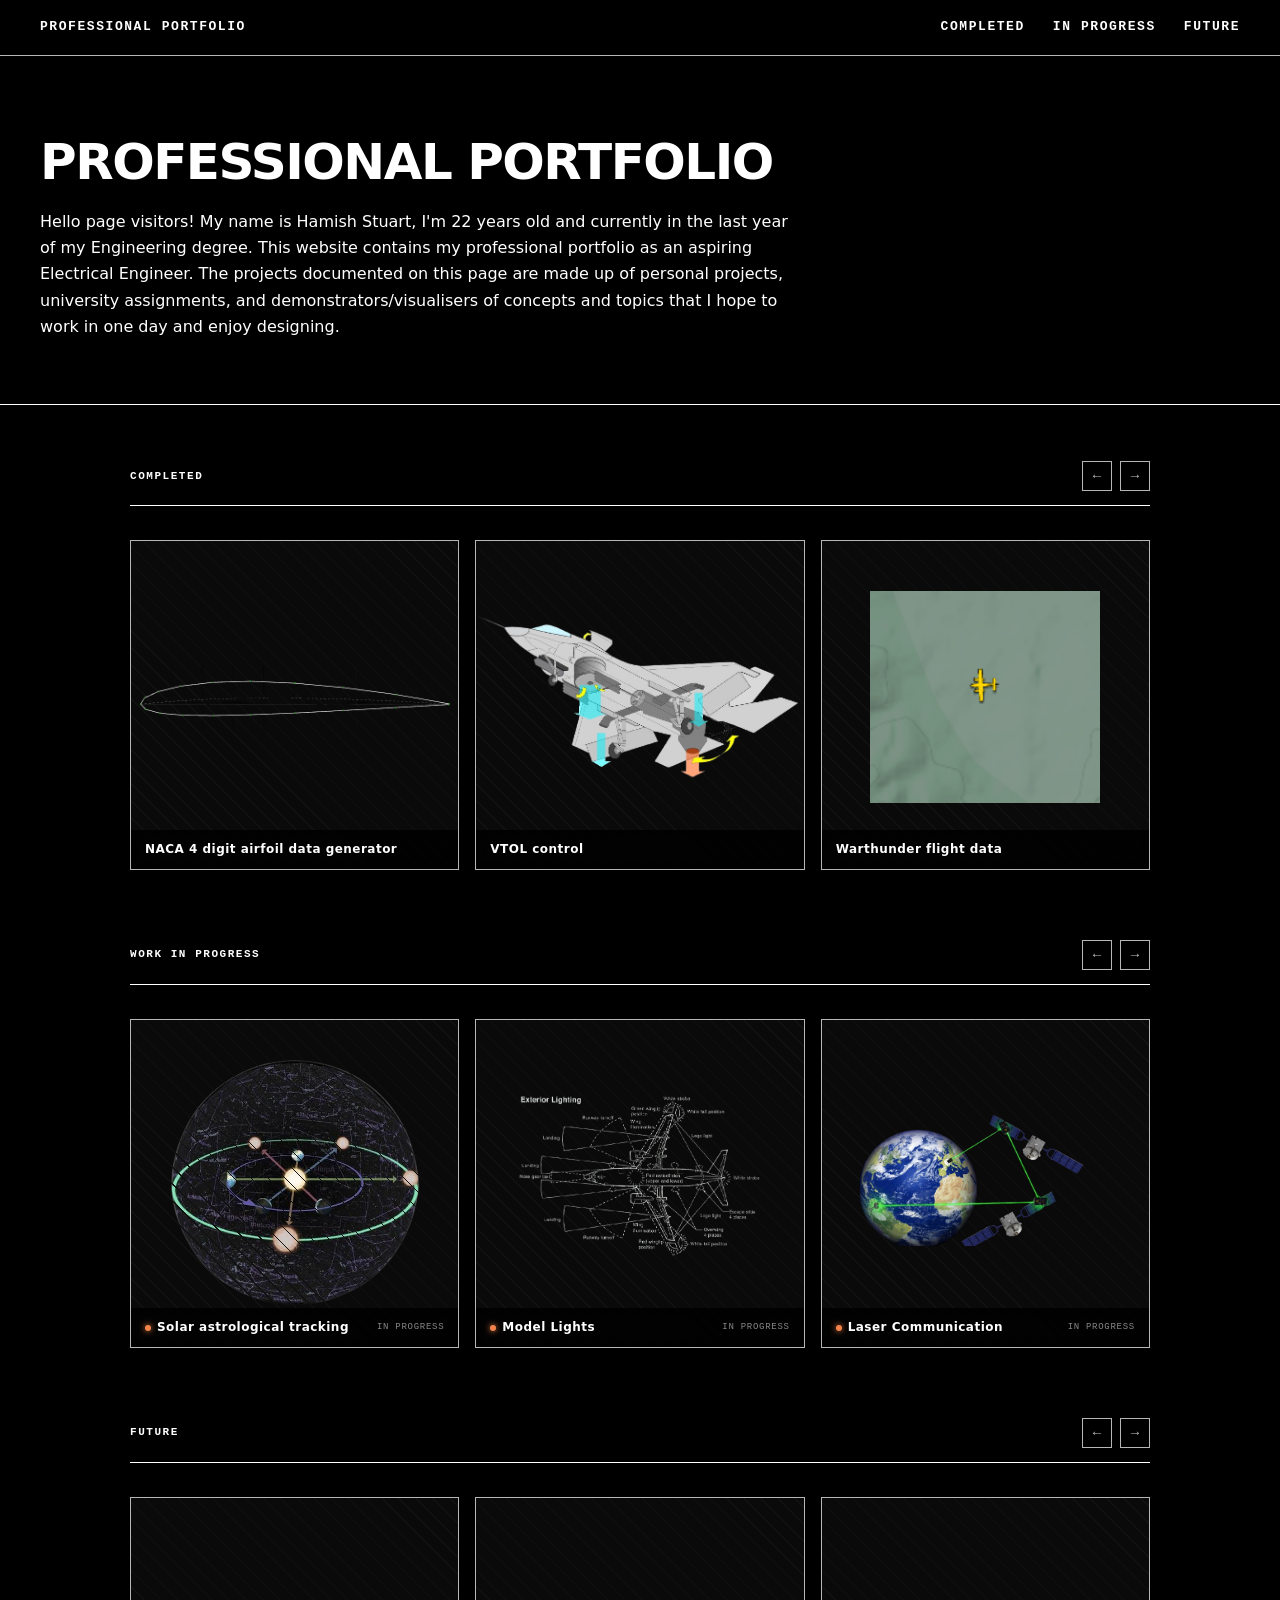
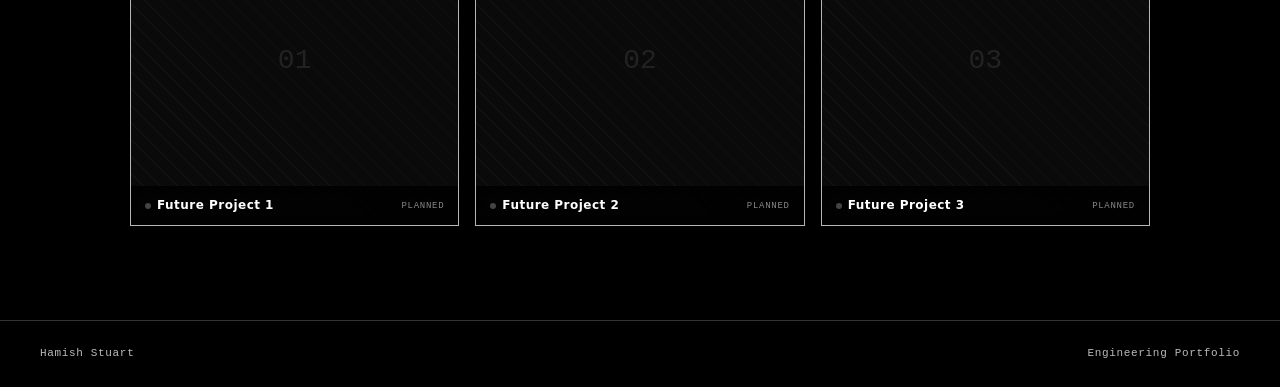
<file: index.html>
<!DOCTYPE html>
<html lang="en">
<head>
<meta charset="UTF-8"/>
<meta name="viewport" content="width=device-width, initial-scale=1.0"/>
<title>Hamish Stuart — Portfolio</title>
<link rel="stylesheet" href="styles.css"/>
</head>
<body>

<header>
  <a class="logo" href="index.html">Professional portfolio</a>
  <nav>
    <a href="#completed">Completed</a>
    <a href="#wip">In Progress</a>
    <a href="#future">Future</a>
  </nav>
</header>

<div class="hero">
  <h1>PROFESSIONAL PORTFOLIO</h1>
  <p class="hero-sub">Hello page visitors! My name is Hamish Stuart, I'm 22 years old and currently in the last year of my Engineering degree.
    This website contains my professional portfolio as an aspiring Electrical Engineer. The projects documented on this page are made up of personal projects,
    university assignments, and demonstrators/visualisers of concepts and topics that I hope to work in one day and enjoy designing.</p>
</div>

<main class="content">

  <!-- ═════════ COMPLETED ═════════ -->
  <section class="proj-section" id="completed">
    <div class="section-header">
      <h2 class="section-title">Completed</h2>
      <div class="scroll-btns">
        <button type="button" data-dir="-1" aria-label="Scroll Completed left">&larr;</button>
        <button type="button" data-dir="1" aria-label="Scroll Completed right">&rarr;</button>
      </div>
    </div>
    <div class="proj-row">

      <!-- Robot Arm -->
      <a class="proj-card" href="naca-airfoil.html">
        <div class="card-thumb placeholder"><span class="placeholder-icon"><img src="naca1.png" width="330">
</span></div>
        <div class="card-overlay"></div>
        <div class="card-label">
          <span>NACA 4 digit airfoil data generator</span>
          <span class="card-label-sub"></span>
        </div>
      </a>
      <a class="proj-card" href="VTOL.html">
        <div class="card-thumb placeholder"><span class="placeholder-icon"><img src="vtol_img.png" width="330">
</span></div>
        <div class="card-overlay"></div>
        <div class="card-label">
          <span>VTOL control</span>
          <span class="card-label-sub"></span>
        </div>
      </a>
      <a class="proj-card" href="warthunder-logger.html">
        <div class="card-thumb placeholder"><span class="placeholder-icon"><img src="flightdata.png" width="230">
        </span></div>
        <div class="card-overlay"></div>
        <div class="card-label">
          <span>Warthunder flight data</span>
          <span class="card-label-sub"></span>
        </div>
      </a>
      <a class="proj-card" href="flight-reconstruction.html">
        <div class="card-thumb placeholder"><span class="placeholder-icon"><img src="flight_gif.png" width="330">
        </span></div>
        <div class="card-overlay"></div>
        <div class="card-label">
          <span>Flight reconstruction</span>
          <span class="card-label-sub"></span>
        </div>
      </a>
      <a class="proj-card" href="project.html">
        <div class="card-thumb placeholder"><span class="placeholder-icon">05</span></div>
        <div class="card-overlay"></div>
        <div class="card-label">
          <span>Coming soon</span>
          <span class="card-label-sub"></span>
        </div>
      </a>
      <a class="proj-card" href="project.html">
        <div class="card-thumb placeholder"><span class="placeholder-icon">06</span></div>
        <div class="card-overlay"></div>
        <div class="card-label">
          <span>Coming soon</span>
          <span class="card-label-sub"></span>
        </div>
      </a>

    </div>
  </section>

  <!-- ═════════ WORK IN PROGRESS ═════════ -->
  <section class="proj-section" id="wip">
    <div class="section-header">
      <h2 class="section-title">Work in Progress</h2>
      <div class="scroll-btns">
        <button type="button" data-dir="-1" aria-label="Scroll Work in Progress left">&larr;</button>
        <button type="button" data-dir="1" aria-label="Scroll Work in Progress right">&rarr;</button>
      </div>
    </div>
    <div class="proj-row">

      
      <a class="proj-card" href="solar-tracker.html">
        <div class="card-thumb placeholder"><img src="suntrack.png" width="250"></span></div>
        <div class="card-overlay"></div>
        <div class="card-label">
          <span><span class="status-dot wip"></span>Solar astrological tracking</span>
          <span class="card-label-sub">In progress</span>
        </div>
      </a>
      <a class="proj-card" href="model_lights.html">
        <div class="card-thumb placeholder"><span class="placeholder-icon"><img src="lightscover.png" width="250"></span></div>
        <div class="card-overlay"></div>
        <div class="card-label">
          <span><span class="status-dot wip"></span>Model Lights</span>
          <span class="card-label-sub">In progress</span>
        </div>
      </a>
      <a class="proj-card" href="laser-morse.html">
        <div class="card-thumb placeholder"><span class="placeholder-icon"><img src="lasercomm.png" width="250">
         </span></div>
        <div class="card-overlay"></div>
        <div class="card-label">
          <span><span class="status-dot wip"></span>Laser Communication</span>
          <span class="card-label-sub">In progress</span>
        </div>
      </a>
      <a class="proj-card" href="cowboy-duel.html">
        <div class="card-thumb placeholder"><span class="placeholder-icon"><img src="cowboy.png" width="250">
        </span></div>
        <div class="card-overlay"></div>
        <div class="card-label">
          <span><span class="status-dot wip"></span>Miniature Game device</span>
          <span class="card-label-sub">In progress</span>
        </div>
      </a>
      <a class="proj-card" href="project.html">
        <div class="card-thumb placeholder"><span class="placeholder-icon">05</span></div>
        <div class="card-overlay"></div>
        <div class="card-label">
          <span><span class="status-dot wip"></span>WIP Project 5</span>
          <span class="card-label-sub">In progress</span>
        </div>
      </a>
      <a class="proj-card" href="project.html">
        <div class="card-thumb placeholder"><span class="placeholder-icon">06</span></div>
        <div class="card-overlay"></div>
        <div class="card-label">
          <span><span class="status-dot wip"></span>WIP Project 6</span>
          <span class="card-label-sub">In progress</span>
        </div>
      </a>

    </div>
  </section>

  <!-- ═════════ FUTURE ═════════ -->
  <section class="proj-section" id="future">
    <div class="section-header">
      <h2 class="section-title">Future</h2>
      <div class="scroll-btns">
        <button type="button" data-dir="-1" aria-label="Scroll Future left">&larr;</button>
        <button type="button" data-dir="1" aria-label="Scroll Future right">&rarr;</button>
      </div>
    </div>
    <div class="proj-row">

      <a class="proj-card" href="project.html">
        <div class="card-thumb placeholder"><span class="placeholder-icon">01</span></div>
        <div class="card-overlay"></div>
        <div class="card-label">
          <span><span class="status-dot future"></span>Future Project 1</span>
          <span class="card-label-sub">Planned</span>
        </div>
      </a>
      <a class="proj-card" href="project.html">
        <div class="card-thumb placeholder"><span class="placeholder-icon">02</span></div>
        <div class="card-overlay"></div>
        <div class="card-label">
          <span><span class="status-dot future"></span>Future Project 2</span>
          <span class="card-label-sub">Planned</span>
        </div>
      </a>
      <a class="proj-card" href="project.html">
        <div class="card-thumb placeholder"><span class="placeholder-icon">03</span></div>
        <div class="card-overlay"></div>
        <div class="card-label">
          <span><span class="status-dot future"></span>Future Project 3</span>
          <span class="card-label-sub">Planned</span>
        </div>
      </a>
      <a class="proj-card" href="project.html">
        <div class="card-thumb placeholder"><span class="placeholder-icon">04</span></div>
        <div class="card-overlay"></div>
        <div class="card-label">
          <span><span class="status-dot future"></span>Future Project 4</span>
          <span class="card-label-sub">Planned</span>
        </div>
      </a>
      <a class="proj-card" href="project.html">
        <div class="card-thumb placeholder"><span class="placeholder-icon">05</span></div>
        <div class="card-overlay"></div>
        <div class="card-label">
          <span><span class="status-dot future"></span>Future Project 5</span>
          <span class="card-label-sub">Planned</span>
        </div>
      </a>
      <a class="proj-card" href="project.html">
        <div class="card-thumb placeholder"><span class="placeholder-icon">06</span></div>
        <div class="card-overlay"></div>
        <div class="card-label">
          <span><span class="status-dot future"></span>Future Project 6</span>
          <span class="card-label-sub">Planned</span>
        </div>
      </a>

    </div>
  </section>

</main>

<footer>
  <span>Hamish Stuart</span>
  <span>Engineering Portfolio</span>
</footer>

<script>
  // Arrow buttons scroll their row by one card
  document.querySelectorAll('.proj-section').forEach(section => {
    const row = section.querySelector('.proj-row');
    section.querySelectorAll('.scroll-btns button').forEach(btn => {
      btn.addEventListener('click', () => {
        const card = row.querySelector('.proj-card');
        const step = card ? card.offsetWidth + 16 : row.clientWidth;
        row.scrollBy({ left: step * Number(btn.dataset.dir) });
      });
    });
  });
</script>

</body>
</html>
</file>
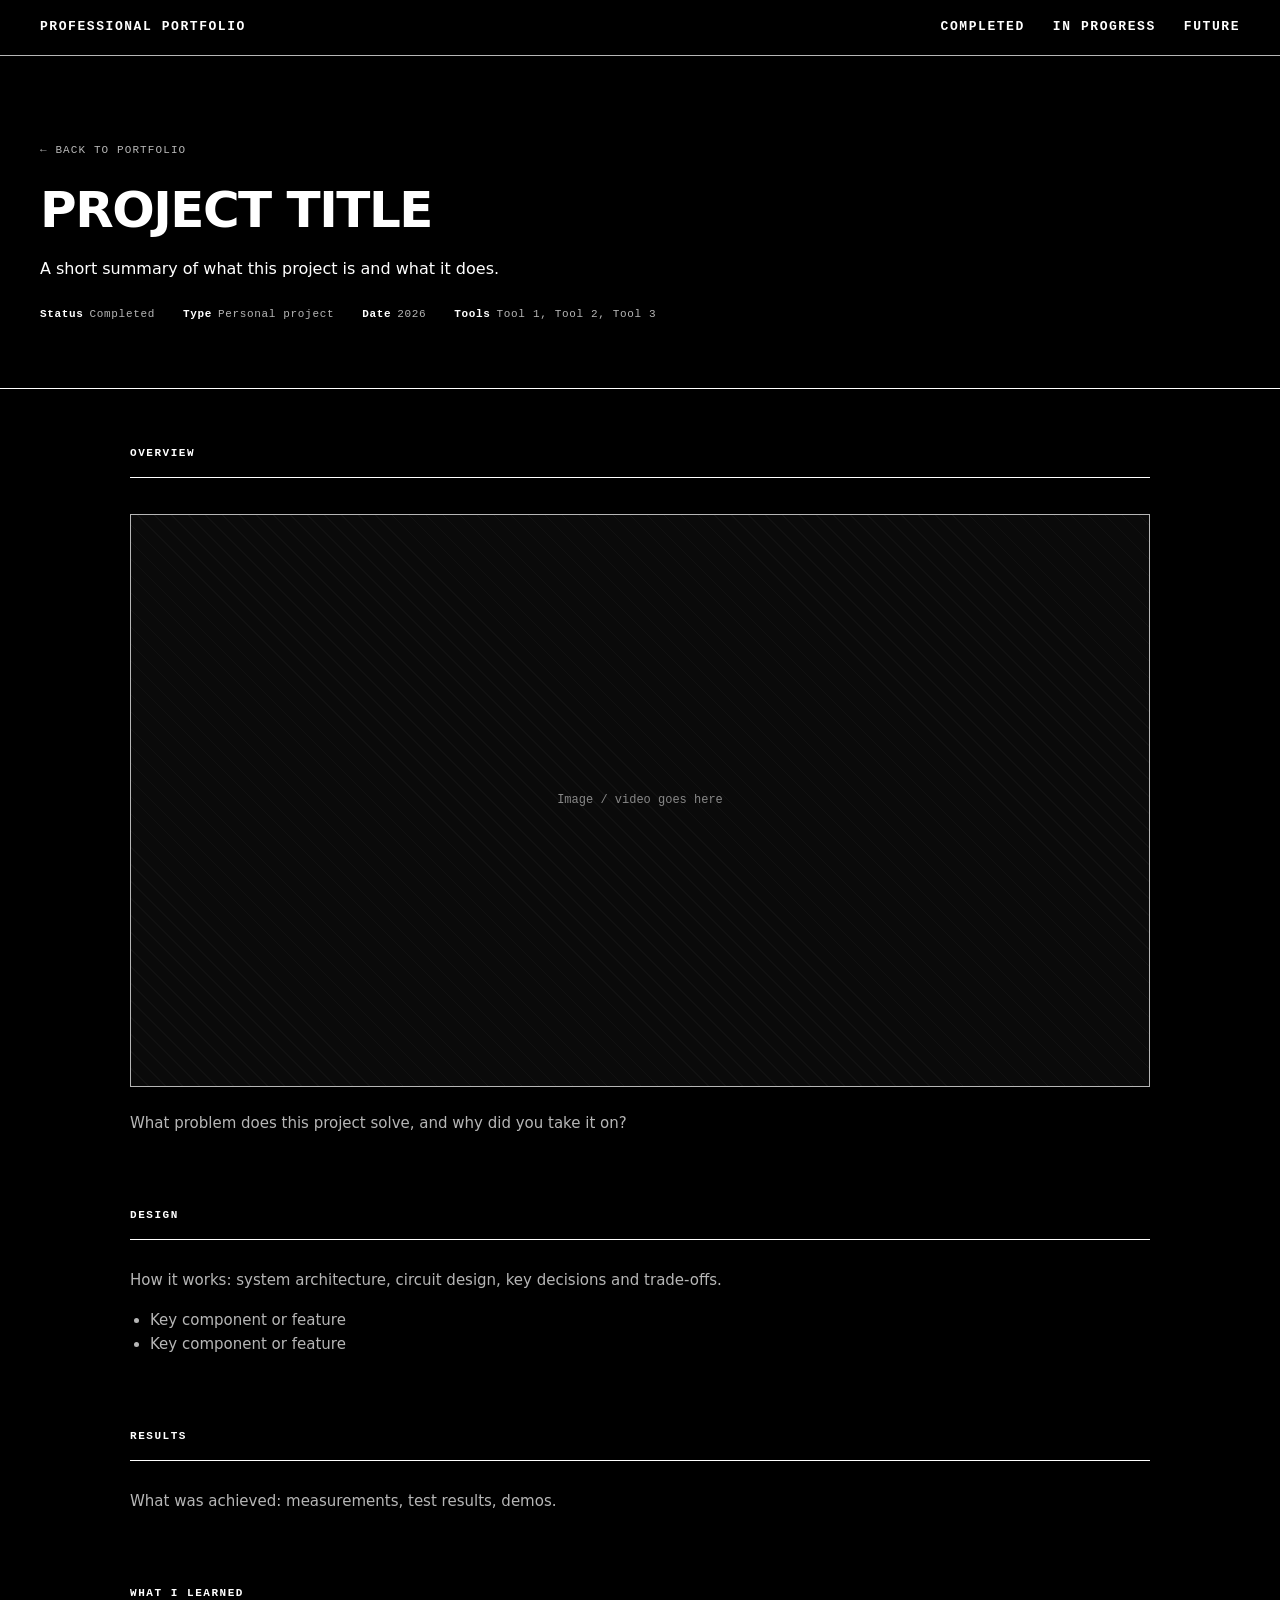
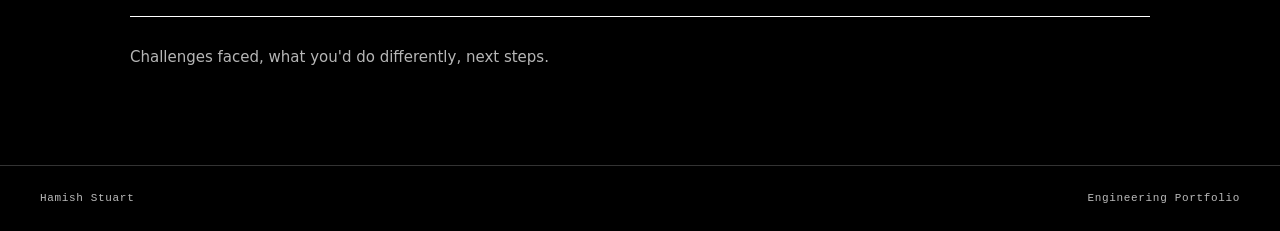
<file: blackbox.html>
<!DOCTYPE html>
<html lang="en">
<head>
<meta charset="UTF-8"/>
<meta name="viewport" content="width=device-width, initial-scale=1.0"/>
<!-- EDIT: page title shown in the browser tab -->
<title>Project Title — Hamish Stuart</title>
<link rel="stylesheet" href="styles.css"/>
</head>
<body>

<header>
  <a class="logo" href="main.html">Professional portfolio</a>
  <nav>
    <a href="main.html#completed">Completed</a>
    <a href="main.html#wip">In Progress</a>
    <a href="main.html#future">Future</a>
  </nav>
</header>

<div class="hero">
  <a class="back-link" href="main.html">&larr; Back to portfolio</a>

  <!-- EDIT: project name -->
  <h1>PROJECT TITLE</h1>

  <!-- EDIT: one or two sentence summary -->
  <p class="hero-sub">A short summary of what this project is and what it does.</p>

  <!-- EDIT: project details (delete any you don't need) -->
  <div class="project-meta">
    <span><strong>Status</strong>Completed</span>
    <span><strong>Type</strong>Personal project</span>
    <span><strong>Date</strong>2026</span>
    <span><strong>Tools</strong>Tool 1, Tool 2, Tool 3</span>
  </div>
</div>

<main class="content">

  <section class="proj-section">
    <div class="section-header"><h2 class="section-title">Overview</h2></div>
    <div class="project-body">
      <!-- Replace with an image: <img src="images/my-project.jpg" alt="Description of the image"/> -->
      <div class="media-placeholder"><span>Image / video goes here</span></div>
      <p>What problem does this project solve, and why did you take it on?</p>
    </div>
  </section>

  <section class="proj-section">
    <div class="section-header"><h2 class="section-title">Design</h2></div>
    <div class="project-body">
      <p>How it works: system architecture, circuit design, key decisions and trade-offs.</p>
      <ul>
        <li>Key component or feature</li>
        <li>Key component or feature</li>
      </ul>
    </div>
  </section>

  <section class="proj-section">
    <div class="section-header"><h2 class="section-title">Results</h2></div>
    <div class="project-body">
      <p>What was achieved: measurements, test results, demos.</p>
    </div>
  </section>

  <section class="proj-section">
    <div class="section-header"><h2 class="section-title">What I learned</h2></div>
    <div class="project-body">
      <p>Challenges faced, what you'd do differently, next steps.</p>
    </div>
  </section>

</main>

<footer>
  <span>Hamish Stuart</span>
  <span>Engineering Portfolio</span>
</footer>

</body>
</html>
</file>
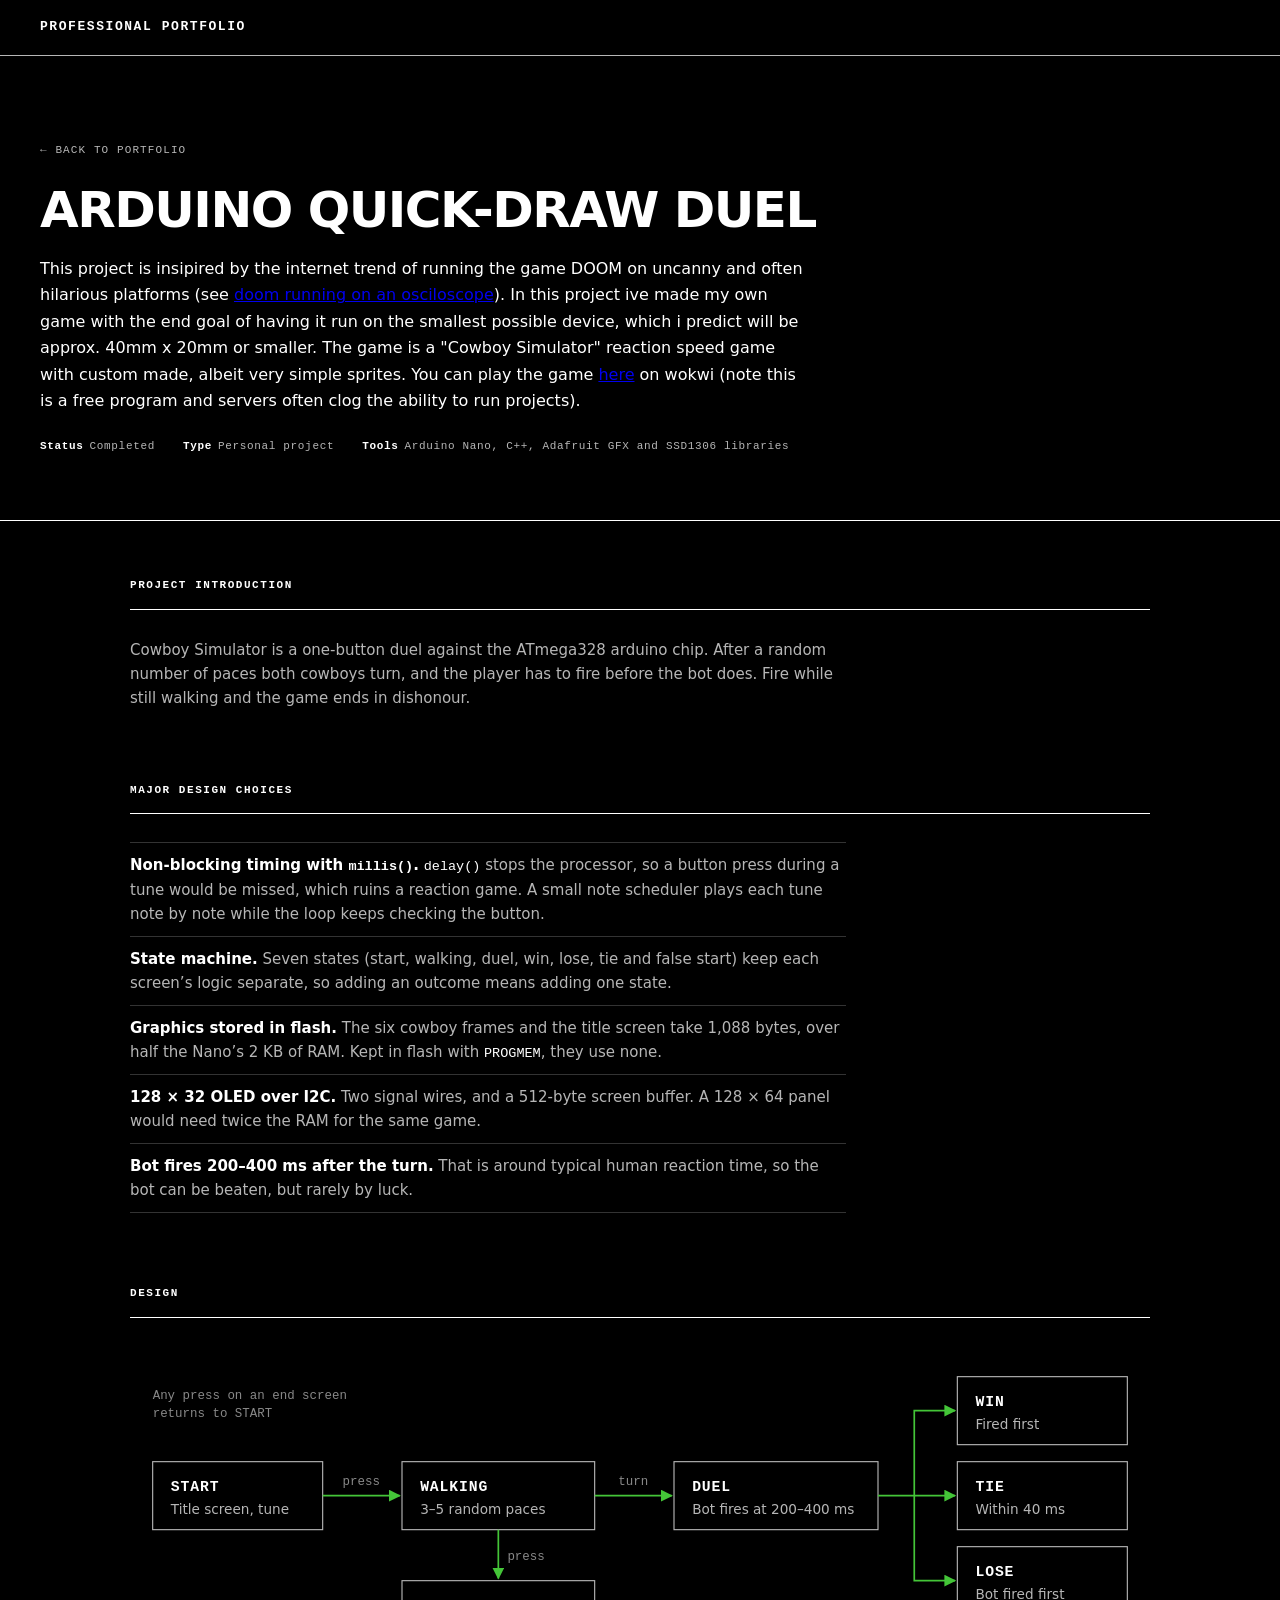
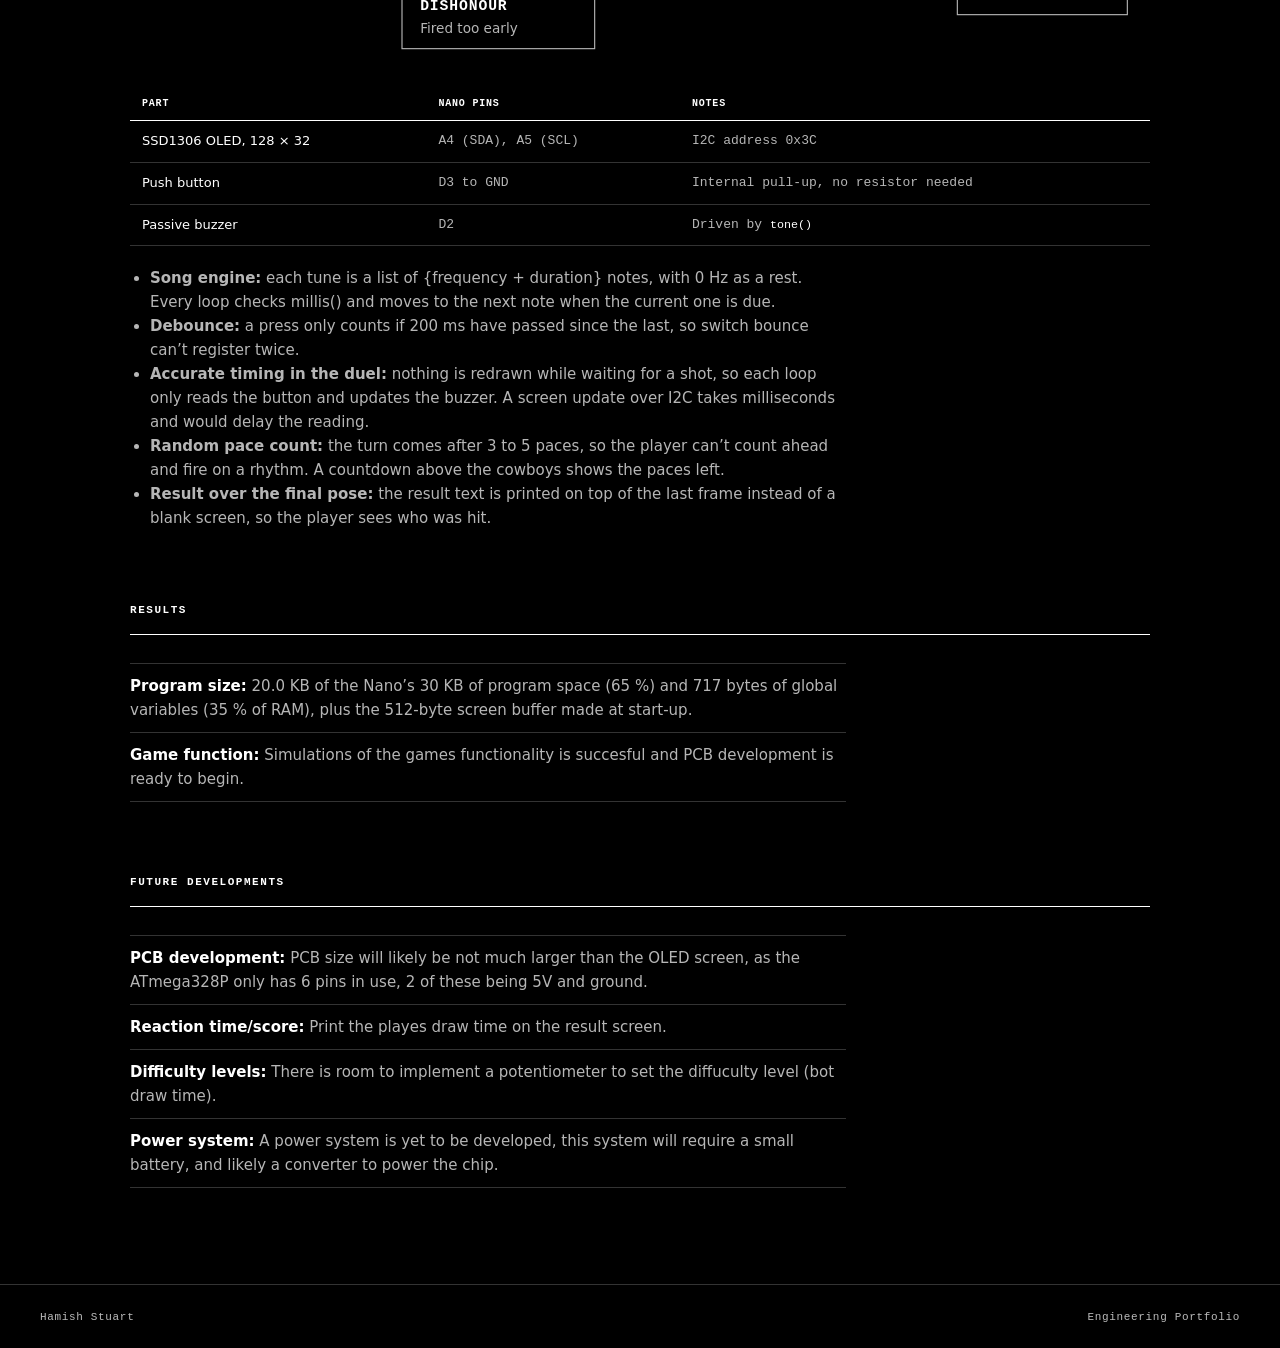
<file: cowboy-duel.html>
<!DOCTYPE html>
<html lang="en">
<head>
<meta charset="UTF-8"/>
<meta name="viewport" content="width=device-width, initial-scale=1.0"/>
<title>Arduino Quick-Draw Duel — Hamish Stuart</title>
<link rel="stylesheet" href="styles.css"/>
</head>
<body>

<header>
  <a class="logo" href="index.html">Professional portfolio</a>
</header>

<div class="hero">
  <a class="back-link" href="index.html">&larr; Back to portfolio</a>

  <h1>ARDUINO QUICK-DRAW DUEL</h1>

  <p class="hero-sub">
    This project is insipired by the internet trend of running the game DOOM on uncanny and often hilarious platforms (see <a href="https://www.youtube.com/watch?v=xZaKlLyikKg&list=PLNo1xefN4JvZH6sErbZhJMhvJoz5g7AdQ&index=6">doom running on an osciloscope</a>).  In this project ive made my own game with the end goal of having it run on the smallest possible device, which i predict will be approx. 40mm x 20mm or smaller.
    The game is a "Cowboy Simulator" reaction speed game with custom made, albeit very simple sprites. You can play the game <a href="https://wokwi.com/projects/452812102211538945">here</a> on wokwi (note this is a free program and servers often clog the ability to run projects).</p>

  <div class="project-meta">
    <span><strong>Status</strong>Completed</span>
    <span><strong>Type</strong>Personal project</span>
    <span><strong>Tools</strong>Arduino Nano, C++, Adafruit GFX and SSD1306 libraries</span>
  </div>
</div>

<main class="content">

  <section class="proj-section" id="introduction">
    <div class="section-header"><h2 class="section-title">Project introduction</h2></div>
    <div class="project-body">
      <p>Cowboy Simulator is a one-button duel against the ATmega328 arduino chip. After a random number of paces both cowboys
        turn, and the player has to fire before the bot does. Fire while still walking and the game ends in dishonour.</p>
      </div>
    </div>
  </section>

  <section class="proj-section" id="design-choices">
    <div class="section-header"><h2 class="section-title">Major design choices</h2></div>
    <div class="project-body">
      <ul class="key-results">
        <li><strong>Non-blocking timing with <code>millis()</code>.</strong> <code>delay()</code> stops the processor,
          so a button press during a tune would be missed, which ruins a reaction game. A small note scheduler plays
          each tune note by note while the loop keeps checking the button.</li>
        <li><strong>State machine.</strong> Seven states (start, walking, duel, win, lose, tie and false start) keep
          each screen&rsquo;s logic separate, so adding an outcome means adding one state.</li>
        <li><strong>Graphics stored in flash.</strong> The six cowboy frames and the title screen take 1,088 bytes, over
          half the Nano&rsquo;s 2&nbsp;KB of RAM. Kept in flash with <code>PROGMEM</code>, they use none.</li>
        <li><strong>128 &times; 32 OLED over I2C.</strong> Two signal wires, and a 512-byte screen buffer. A 128 &times; 64
          panel would need twice the RAM for the same game.</li>
        <li><strong>Bot fires 200&ndash;400&nbsp;ms after the turn.</strong> That is around typical human reaction time,
          so the bot can be beaten, but rarely by luck.</li>
      </ul>
    </div>
  </section>

  <section class="proj-section" id="design">
    <div class="section-header"><h2 class="section-title">Design</h2></div>
    <div class="project-body">
      <div class="diagram-wrap">
        <svg class="diagram" viewBox="0 0 900 270" role="img"
             aria-label="Game states: a press on the start screen begins walking. Pressing while walking leads to dishonour. After 3 to 5 paces the duel starts, ending in win, tie or lose. Any press on an end screen returns to the start.">
          <defs>
            <marker id="dg-arrow" viewBox="0 0 10 10" refX="9" refY="5" markerWidth="7" markerHeight="7" orient="auto-start-reverse">
              <path class="dg-head" d="M0,0 L10,5 L0,10 Z"/>
            </marker>
          </defs>

          <rect class="dg-box" x="20" y="95" width="150" height="60"/>
          <text class="dg-title" x="36" y="121">START</text>
          <text class="dg-sub"   x="36" y="141">Title screen, tune</text>

          <rect class="dg-box" x="240" y="95" width="170" height="60"/>
          <text class="dg-title" x="256" y="121">WALKING</text>
          <text class="dg-sub"   x="256" y="141">3&ndash;5 random paces</text>

          <rect class="dg-box" x="480" y="95" width="180" height="60"/>
          <text class="dg-title" x="496" y="121">DUEL</text>
          <text class="dg-sub"   x="496" y="141">Bot fires at 200&ndash;400 ms</text>

          <rect class="dg-box" x="730" y="20" width="150" height="60"/>
          <text class="dg-title" x="746" y="46">WIN</text>
          <text class="dg-sub"   x="746" y="66">Fired first</text>

          <rect class="dg-box" x="730" y="95" width="150" height="60"/>
          <text class="dg-title" x="746" y="121">TIE</text>
          <text class="dg-sub"   x="746" y="141">Within 40 ms</text>

          <rect class="dg-box" x="730" y="170" width="150" height="60"/>
          <text class="dg-title" x="746" y="196">LOSE</text>
          <text class="dg-sub"   x="746" y="216">Bot fired first</text>

          <rect class="dg-box" x="240" y="200" width="170" height="60"/>
          <text class="dg-title" x="256" y="226">DISHONOUR</text>
          <text class="dg-sub"   x="256" y="246">Fired too early</text>

          <path class="dg-line" d="M170,125 H238" marker-end="url(#dg-arrow)"/>
          <text class="dg-label" x="204" y="116" text-anchor="middle">press</text>
          <path class="dg-line" d="M410,125 H478" marker-end="url(#dg-arrow)"/>
          <text class="dg-label" x="444" y="116" text-anchor="middle">turn</text>
          <path class="dg-line" d="M325,155 V198" marker-end="url(#dg-arrow)"/>
          <text class="dg-label" x="333" y="182">press</text>
          <path class="dg-line" d="M660,125 H692 V50 H728" marker-end="url(#dg-arrow)"/>
          <path class="dg-line" d="M692,125 H728" marker-end="url(#dg-arrow)"/>
          <path class="dg-line" d="M692,125 V200 H728" marker-end="url(#dg-arrow)"/>
          <text class="dg-label" x="20" y="40">Any press on an end screen</text>
          <text class="dg-label" x="20" y="56">returns to START</text>
        </svg>
      </div>

      <div class="table-wrap">
        <table class="data-table wiring">
          <thead><tr><th>Part</th><th>Nano pins</th><th>Notes</th></tr></thead>
          <tbody>
            <tr><td>SSD1306 OLED, 128 &times; 32</td><td>A4 (SDA), A5 (SCL)</td><td>I2C address 0x3C</td></tr>
            <tr><td>Push button</td><td>D3 to GND</td><td>Internal pull-up, no resistor needed</td></tr>
            <tr><td>Passive buzzer</td><td>D2</td><td>Driven by <code>tone()</code></td></tr>
          </tbody>
        </table>
      </div>

      <ul>
        <li><strong>Song engine:</strong> each tune is a list of {frequency + duration} notes, with 0&nbsp;Hz as a rest.
          Every loop checks millis() and moves to the next note when the current one is due.</li>
        <li><strong>Debounce:</strong> a press only counts if 200&nbsp;ms have passed since the last, so switch bounce
          can&rsquo;t register twice.</li>
        <li><strong>Accurate timing in the duel:</strong> nothing is redrawn while waiting for a shot, so each loop only
          reads the button and updates the buzzer. A screen update over I2C takes milliseconds and would delay the reading.</li>
        <li><strong>Random pace count:</strong> the turn comes after 3 to 5 paces, so the player can&rsquo;t count
          ahead and fire on a rhythm. A countdown above the cowboys shows the paces left.</li>
        <li><strong>Result over the final pose:</strong> the result text is printed on top of the last frame instead of
          a blank screen, so the player sees who was hit.</li>
      </ul>
    </div>
  </section>

  <section class="proj-section" id="results">
    <div class="section-header"><h2 class="section-title">Results</h2></div>
    <div class="project-body">
      <ul class="key-results">
        <li><strong>Program size:</strong> 20.0&nbsp;KB of the Nano&rsquo;s 30&nbsp;KB of program space (65&nbsp;%)
          and 717 bytes of global variables (35&nbsp;% of RAM), plus the 512-byte screen buffer made at start-up.</li>
        <li><strong>Game function:</strong> Simulations of the games functionality is succesful and PCB development is ready to begin.</li>
      </ul>
    </div>
  </section>

  <section class="proj-section" id="future-developments">
    <div class="section-header"><h2 class="section-title">Future developments</h2></div>
    <div class="project-body">
      <ul class="key-results">
        <li><strong>PCB development:</strong> PCB size will likely be not much larger than the OLED screen, as the ATmega328P only has 6 pins in use, 2 of these being 5V and ground.</li>
        <li><strong>Reaction time/score:</strong> Print the playes draw time on the result screen.</li>
        <li><strong>Difficulty levels:</strong> There is room to implement a potentiometer to set the diffuculty level (bot draw time).</li>
        <li><strong>Power system:</strong> A power system is yet to be developed, this system will require a small battery, and likely a converter to power the chip.</li>
      </ul>
    </div>
  </section>

</main>

<footer>
  <span>Hamish Stuart</span>
  <span>Engineering Portfolio</span>
</footer>

<script>
// Browser port of the Arduino sketch: same states, timings, sprites and tunes.
// Sprites, title screen and font are the bytes from the sketch and the Adafruit GFX 5x7 font.
const FONT = {
  '0': [0x3e,0x51,0x49,0x45,0x3e],
  '1': [0x00,0x42,0x7f,0x40,0x00],
  '2': [0x72,0x49,0x49,0x49,0x46],
  '3': [0x21,0x41,0x49,0x4d,0x33],
  '4': [0x18,0x14,0x12,0x7f,0x10],
  '5': [0x27,0x45,0x45,0x45,0x39],
  '6': [0x3c,0x4a,0x49,0x49,0x31],
  '7': [0x41,0x21,0x11,0x09,0x07],
  '8': [0x36,0x49,0x49,0x49,0x36],
  '9': [0x46,0x49,0x49,0x29,0x1e],
  'A': [0x7c,0x12,0x11,0x12,0x7c],
  'B': [0x7f,0x49,0x49,0x49,0x36],
  'C': [0x3e,0x41,0x41,0x41,0x22],
  'D': [0x7f,0x41,0x41,0x41,0x3e],
  'E': [0x7f,0x49,0x49,0x49,0x41],
  'F': [0x7f,0x09,0x09,0x09,0x01],
  'G': [0x3e,0x41,0x41,0x51,0x73],
  'H': [0x7f,0x08,0x08,0x08,0x7f],
  'I': [0x00,0x41,0x7f,0x41,0x00],
  'J': [0x20,0x40,0x41,0x3f,0x01],
  'K': [0x7f,0x08,0x14,0x22,0x41],
  'L': [0x7f,0x40,0x40,0x40,0x40],
  'M': [0x7f,0x02,0x1c,0x02,0x7f],
  'N': [0x7f,0x04,0x08,0x10,0x7f],
  'O': [0x3e,0x41,0x41,0x41,0x3e],
  'P': [0x7f,0x09,0x09,0x09,0x06],
  'Q': [0x3e,0x41,0x51,0x21,0x5e],
  'R': [0x7f,0x09,0x19,0x29,0x46],
  'S': [0x26,0x49,0x49,0x49,0x32],
  'T': [0x03,0x01,0x7f,0x01,0x03],
  'U': [0x3f,0x40,0x40,0x40,0x3f],
  'V': [0x1f,0x20,0x40,0x20,0x1f],
  'W': [0x3f,0x40,0x38,0x40,0x3f],
  'X': [0x63,0x14,0x08,0x14,0x63],
  'Y': [0x03,0x04,0x78,0x04,0x03],
  'Z': [0x61,0x59,0x49,0x4d,0x43],
};
const SPRITES = {
  walk: [0x00,0x00,0x00,0x00,0x00,0x00,0x00,0x00,0x00,0x00,0x00,0x00,0x00,0x00,0x00,0x00,0xf2,0x00,0x00,0xfe,0x00,0x01,0xf8,0x00,0x07,0x88,0x00,0x00,0x88,0x00,0x00,0x98,0x00,0x00,0x70,0x00,0x00,0x10,0x00,0x00,0x08,0x00,0x00,0x18,0x00,0x00,0x7e,0x00,0x01,0x8b,0x00,0x01,0x09,0x00,0x01,0x09,0x00,0x03,0x09,0x80,0x00,0x10,0x00,0x00,0x30,0x00,0x00,0x38,0x00,0x00,0x2c,0x00,0x00,0x64,0x00,0x00,0x44,0x00,0x00,0x66,0x00,0x00,0xcc,0x00,0x00,0x00,0x00,0x00,0x00,0x00,0x00,0x00,0x00,0x00,0x00,0x00],
  turn: [0x00,0x00,0x00,0x00,0x00,0x00,0x00,0x00,0x00,0x00,0x00,0x00,0x00,0x00,0x00,0x02,0x78,0x00,0x03,0xf8,0x00,0x00,0xfc,0x00,0x00,0x8f,0x00,0x00,0x88,0x00,0x00,0xc8,0x00,0x00,0x70,0x00,0x00,0x40,0x00,0x00,0x80,0x00,0x00,0x82,0x00,0x03,0xe1,0xf8,0x06,0xb3,0x80,0x04,0x8e,0x80,0x04,0x80,0x00,0x0c,0x80,0x00,0x00,0x40,0x00,0x00,0x60,0x00,0x00,0xe0,0x00,0x01,0xa0,0x00,0x01,0x30,0x00,0x01,0x10,0x00,0x03,0x30,0x00,0x01,0x98,0x00,0x00,0x00,0x00,0x00,0x00,0x00,0x00,0x00,0x00,0x00,0x00,0x00],
  shot: [0x00,0x00,0x00,0x00,0x00,0x00,0x02,0x78,0x00,0x03,0xf8,0x00,0x00,0xfc,0x00,0x00,0x0f,0x00,0x00,0x00,0x00,0x00,0xf0,0x00,0x00,0x88,0x00,0x00,0x88,0x00,0x00,0xc8,0x00,0x00,0x70,0x00,0x00,0x40,0x00,0x00,0x80,0x00,0x00,0x80,0x00,0x03,0xe0,0x00,0x06,0xb0,0x00,0x04,0x8f,0x00,0x04,0x80,0x00,0x0c,0x80,0x00,0x00,0x40,0x00,0x00,0x60,0x40,0x00,0xe0,0x3e,0x01,0xa0,0x70,0x01,0x30,0x10,0x01,0x10,0x00,0x03,0x30,0x00,0x01,0x98,0x00,0x00,0x00,0x00,0x00,0x00,0x00,0x00,0x00,0x00,0x00,0x00,0x00],
  walkR: [0x00,0x00,0x00,0x00,0x00,0x00,0x00,0x00,0x00,0x00,0x00,0x00,0x00,0x00,0x00,0x00,0x9e,0x00,0x00,0xfe,0x00,0x00,0x3f,0x00,0x00,0x23,0xc0,0x00,0x22,0x00,0x00,0x32,0x00,0x00,0x1c,0x00,0x00,0x10,0x00,0x00,0x20,0x00,0x00,0x30,0x00,0x00,0xfc,0x00,0x01,0xa3,0x00,0x01,0x21,0x00,0x01,0x21,0x00,0x03,0x21,0x80,0x00,0x10,0x00,0x00,0x18,0x00,0x00,0x38,0x00,0x00,0x68,0x00,0x00,0x4c,0x00,0x00,0x44,0x00,0x00,0xcc,0x00,0x00,0x66,0x00,0x00,0x00,0x00,0x00,0x00,0x00,0x00,0x00,0x00,0x00,0x00,0x00],
  turnR: [0x00,0x00,0x00,0x00,0x00,0x00,0x00,0x00,0x00,0x00,0x00,0x00,0x00,0x00,0x00,0x00,0x3c,0x80,0x00,0x3f,0x80,0x00,0x7e,0x00,0x01,0xe2,0x00,0x00,0x22,0x00,0x00,0x26,0x00,0x00,0x1c,0x00,0x00,0x04,0x00,0x00,0x02,0x00,0x00,0x82,0x00,0x3f,0x0f,0x80,0x03,0x9a,0xc0,0x02,0xe2,0x40,0x00,0x02,0x40,0x00,0x02,0x60,0x00,0x04,0x00,0x00,0x0c,0x00,0x00,0x0e,0x00,0x00,0x0b,0x00,0x00,0x19,0x00,0x00,0x11,0x00,0x00,0x19,0x80,0x00,0x33,0x00,0x00,0x00,0x00,0x00,0x00,0x00,0x00,0x00,0x00,0x00,0x00,0x00],
  shotR: [0x00,0x00,0x00,0x00,0x00,0x00,0x00,0x3c,0x80,0x00,0x3f,0x80,0x00,0x7e,0x00,0x01,0xe0,0x00,0x00,0x00,0x00,0x00,0x1e,0x00,0x00,0x22,0x00,0x00,0x22,0x00,0x00,0x26,0x00,0x00,0x1c,0x00,0x00,0x04,0x00,0x00,0x02,0x00,0x00,0x02,0x00,0x00,0x0f,0x80,0x00,0x1a,0xc0,0x01,0xe2,0x40,0x00,0x02,0x40,0x00,0x02,0x60,0x00,0x04,0x00,0x04,0x0c,0x00,0xf8,0x0e,0x00,0x1c,0x0b,0x00,0x10,0x19,0x00,0x00,0x11,0x00,0x00,0x19,0x80,0x00,0x33,0x00,0x00,0x00,0x00,0x00,0x00,0x00,0x00,0x00,0x00,0x00,0x00,0x00],
};
const MENU = [
  0x00,0x00,0x00,0x00,0x00,0x00,0x00,0x00,0x00,0x00,0x00,0x00,0x00,0x00,0x00,0x00,0x31,0x91,0x71,0x91,0x0e,0xe8,0xa5,0x06,0x7c,0xce,0x00,0x00,0x00,0x00,0x00,0x00,
  0x4a,0x51,0x4a,0x51,0x10,0x4d,0xa5,0x09,0x11,0x29,0x00,0x00,0x00,0x00,0x00,0x00,0x42,0x55,0x72,0x4e,0x0c,0x4a,0xa5,0x0f,0x11,0x2e,0x00,0x00,0x00,0x00,0x00,0x00,
  0x4a,0x5b,0x4a,0x44,0x02,0x48,0xa5,0x09,0x11,0x2a,0x00,0x00,0x00,0x00,0x00,0x00,0x31,0x91,0x71,0x84,0x1c,0xe8,0x99,0xe9,0x10,0xc9,0x00,0x00,0x7c,0xf0,0x00,0x00,
  0x00,0x00,0x00,0x00,0x00,0x00,0x00,0x00,0x00,0x00,0x00,0x00,0xa3,0x08,0x00,0x00,0x00,0x00,0x00,0x00,0x00,0x00,0x00,0x00,0x00,0x00,0x00,0x01,0x4c,0x08,0x00,0x00,
  0x00,0x00,0x00,0x00,0x00,0x00,0x00,0x00,0x00,0x00,0x00,0x01,0x30,0x04,0x00,0x00,0x00,0x00,0x00,0x00,0x00,0x00,0x00,0x00,0x00,0x00,0x00,0x01,0x00,0x04,0x00,0x00,
  0x01,0xce,0x79,0xce,0x3e,0x60,0xef,0x99,0xcf,0x80,0x00,0x02,0x00,0x04,0x00,0x00,0x01,0x29,0x42,0x10,0x08,0x91,0x02,0x25,0x22,0x00,0x00,0x02,0x00,0x04,0x00,0x00,
  0x01,0xce,0x71,0x8c,0x08,0x90,0xc2,0x3d,0xc2,0x00,0x00,0x02,0x00,0x04,0x00,0x00,0x01,0x0a,0x40,0x42,0x08,0x90,0x22,0x25,0x42,0x00,0x03,0x82,0x00,0x04,0x00,0x00,
  0x01,0x09,0x7b,0x9c,0x08,0x61,0xc2,0x25,0x22,0x00,0x04,0x72,0x00,0x04,0x06,0x00,0x00,0x00,0x00,0x00,0x00,0x00,0x00,0x00,0x00,0x00,0x08,0x0e,0x00,0x06,0x19,0x00,
  0x00,0x00,0x00,0x00,0x00,0x00,0x00,0x00,0x00,0x00,0x08,0x06,0x00,0x1a,0x61,0x00,0x00,0x00,0x00,0x00,0x00,0x00,0x00,0x00,0x00,0x00,0x08,0x05,0x81,0xe1,0x82,0x00,
  0x00,0x00,0x00,0x00,0x00,0x00,0x00,0x00,0x00,0x00,0x04,0x04,0x7e,0x01,0x04,0x00,0x00,0x00,0x00,0x00,0x00,0x00,0x00,0x00,0x00,0x00,0x04,0x04,0x00,0x1e,0x08,0x00,
  0x00,0x00,0x00,0x00,0x00,0x00,0x00,0x00,0x00,0x00,0x02,0x03,0x01,0xe4,0x30,0x00,0x00,0x00,0x00,0x00,0x00,0x00,0x00,0x00,0x00,0x00,0x02,0x00,0xfe,0x08,0xc0,0x00,
  0x00,0x00,0x00,0x00,0x00,0x00,0x00,0x00,0x00,0x00,0x01,0x00,0x00,0x13,0x00,0x00,0x00,0x00,0x00,0x00,0x00,0x00,0x00,0x00,0x00,0x00,0x00,0x80,0x00,0x2c,0x00,0x00,
  0x00,0x00,0x00,0x00,0x00,0x00,0x00,0x00,0x00,0x00,0x00,0x60,0x00,0xf0,0x00,0x00,0x00,0x00,0x00,0x00,0x00,0x00,0x00,0x00,0x00,0x00,0x00,0x1c,0x07,0x00,0x00,0x00,
  0x00,0x00,0x00,0x00,0x00,0x00,0x00,0x00,0x00,0x00,0x00,0x03,0xf8,0x00,0x00,0x00,0x00,0x00,0x00,0x00,0x00,0x00,0x00,0x00,0x00,0x00,0x00,0x00,0x00,0x00,0x00,0x00,
  0x00,0x00,0x00,0x00,0x00,0x00,0x00,0x00,0x00,0x00,0x00,0x00,0x00,0x00,0x00,0x00,0x00,0x00,0x00,0x00,0x00,0x00,0x00,0x00,0x00,0x00,0x00,0x00,0x00,0x00,0x00,0x00,
  0x00,0x00,0x00,0x00,0x00,0x00,0x00,0x00,0x00,0x00,0x00,0x00,0x00,0x00,0x00,0x00,0x00,0x00,0x00,0x00,0x00,0x00,0x00,0x00,0x00,0x00,0x00,0x00,0x00,0x00,0x00,0x00,
];

const W = 128, H = 32, SPRITE_W = 23, SPRITE_H = 32;

// ── 128 x 32 display buffer ──────────────────────────────────────────────────
const buf = new Uint8Array(W * H);
const canvas = document.getElementById('oled'), ctx = canvas.getContext('2d');
const css = getComputedStyle(document.documentElement);
const ON = css.getPropertyValue('--oled-on').trim() || '#fff';
const OFF = css.getPropertyValue('--oled-off').trim() || '#000';
const display = {
  clear() { buf.fill(0); },
  pixel(x, y) { if (x >= 0 && x < W && y >= 0 && y < H) buf[y * W + x] = 1; },
  bitmap(x, y, bmp, w, h) {
    const bw = (w + 7) >> 3;
    for (let j = 0; j < h; j++)
      for (let i = 0; i < w; i++)
        if (bmp[j * bw + (i >> 3)] & (0x80 >> (i & 7))) this.pixel(x + i, y + j);
  },
  text(x, y, str, size) {
    for (const ch of String(str)) {
      const cols = FONT[ch];
      if (cols) for (let i = 0; i < 5; i++)
        for (let j = 0; j < 8; j++)
          if (cols[i] & (1 << j))
            for (let a = 0; a < size; a++) for (let b = 0; b < size; b++) this.pixel(x + i * size + a, y + j * size + b);
      x += 6 * size;
    }
  },
  show() {
    const s = canvas.width / W;
    ctx.fillStyle = '#000'; ctx.fillRect(0, 0, canvas.width, canvas.height);
    for (let y = 0; y < H; y++) for (let x = 0; x < W; x++) {
      ctx.fillStyle = buf[y * W + x] ? ON : OFF;
      ctx.fillRect(x * s, y * s, s - 1, s - 1);
    }
  }
};

// ── buzzer (Web Audio square wave, like a passive piezo) ────────────────────
let audio = null, osc = null, activated = false;   // browsers only allow sound after the first press
function tone(freq) {
  if (!activated || !document.getElementById('sound').checked) { noTone(); return; }
  if (!audio) { try { audio = new (window.AudioContext || window.webkitAudioContext)(); } catch (e) { return; } }
  if (audio.state === 'suspended') audio.resume();
  if (!osc) {
    osc = audio.createOscillator(); osc.type = 'square';
    const g = audio.createGain(); g.gain.value = 0.03;
    osc.connect(g).connect(audio.destination); osc.start();
  }
  osc.frequency.setValueAtTime(freq, audio.currentTime);
}
function noTone() { if (osc) { osc.stop(); osc = null; } }

// ── songs: [frequency Hz, duration ms], 0 Hz = rest ──────────────────────────
const startSong = [[233,600],[294,400],[311,600],[294,400],[262,800],[0,300],[415,600],[349,500],[294,600],[231,1200]];
const duelSong  = [[220,150],[247,150],[262,300]];
const winSong   = [[523,250],[587,250],[659,300],[784,350],[659,250],[523,300],[880,300],[784,300],[659,300],[523,600]];
const loseSong  = [[130,500]];
const earlySong = [[130,500]];
const tieSong   = [[300,200],[0,200],[300,200]];

let song = null, songIndex = 0, lastNoteTime = 0;
function playSong(s) {
  song = s; songIndex = 0; lastNoteTime = millis();
  s[0][0] > 0 ? tone(s[0][0]) : noTone();
}
function stopSong() { song = null; noTone(); }
function updateSong() {
  if (!song) return;
  if (millis() - lastNoteTime >= song[songIndex][1]) {
    songIndex++; lastNoteTime = millis();
    if (songIndex >= song.length) { stopSong(); return; }
    song[songIndex][0] > 0 ? tone(song[songIndex][0]) : noTone();
  }
}

// ── timing and input ─────────────────────────────────────────────────────────
const t0 = performance.now();
const millis = () => performance.now() - t0;
const random = (lo, hi) => lo + Math.floor(Math.random() * (hi - lo));   // Arduino random(lo, hi)
let held = false, lastPress = -1000;
function buttonPressed() {
  if (held && millis() - lastPress > 200) { lastPress = millis(); return true; }
  return false;
}

// ── draw helpers ─────────────────────────────────────────────────────────────
let leftX = 64, rightX = 64, totalSteps = 0, currentStep = 0;
function poses(left, right) {
  display.clear();
  display.bitmap(leftX - SPRITE_W, 0, SPRITES[left], SPRITE_W, SPRITE_H);
  display.bitmap(rightX, 0, SPRITES[right], SPRITE_W, SPRITE_H);
}
function textScreen(t) { display.text((W - 6 * t.length) >> 1, (H - 8) >> 1, t, 1); }

// ── game state machine (mirrors loop() in the sketch) ────────────────────────
let state = 'START', lastStepTime = 0, botShootTime = 0, turnTime = 0;
const stepInterval = 400;
const $you = document.getElementById('r-you'), $bot = document.getElementById('r-bot');

function backToStart() { stopSong(); playSong(startSong); state = 'START'; }

function step() {
  updateSong();
  switch (state) {
    case 'START':
      display.clear(); display.bitmap(0, 0, MENU, W, H);
      if (buttonPressed()) {
        stopSong();
        totalSteps = random(3, 6); currentStep = 0; leftX = 64; rightX = 64;
        $you.textContent = $bot.textContent = '–';
        state = 'WALKING';
      }
      break;

    case 'WALKING':
      if (buttonPressed()) { stopSong(); playSong(earlySong); state = 'EARLY'; break; }
      if (millis() - lastStepTime > stepInterval && currentStep < totalSteps) {
        lastStepTime = millis(); currentStep++; leftX -= 6; rightX += 6;
      }
      poses('walk', 'walkR');
      display.text(62, 0, totalSteps - currentStep, 1);
      if (currentStep >= totalSteps) {
        poses('turn', 'turnR');
        playSong(duelSong);
        state = 'DUEL';
        turnTime = millis();
        botShootTime = turnTime + random(200, 400);
      }
      break;

    case 'DUEL':
      if (buttonPressed()) {
        stopSong();
        const shot = millis();
        $you.textContent = Math.round(shot - turnTime) + ' ms';
        $bot.textContent = Math.round(botShootTime - turnTime) + ' ms';
        if (Math.abs(shot - botShootTime) < 40) { poses('shot', 'shotR'); playSong(tieSong); state = 'TIE'; }
        else if (shot < botShootTime)          { poses('turn', 'shotR'); playSong(winSong); state = 'WIN'; }
        else                                   { poses('shot', 'turnR'); playSong(loseSong); state = 'LOSE'; }
      }
      if (millis() > botShootTime && state === 'DUEL') {
        $bot.textContent = Math.round(botShootTime - turnTime) + ' ms';
        $you.textContent = 'too slow';
        poses('shot', 'turnR'); playSong(loseSong); state = 'LOSE';
      }
      break;

    case 'WIN':  textScreen('WIN');  if (buttonPressed()) backToStart(); break;
    case 'LOSE': textScreen('LOSE'); if (buttonPressed()) backToStart(); break;
    case 'TIE':  textScreen('TIE');  if (buttonPressed()) backToStart(); break;

    case 'EARLY':
      display.clear(); display.text(10, 5, 'DISHONOUR', 2);
      if (buttonPressed()) backToStart();
      break;
  }
}

function frame() { step(); display.show(); requestAnimationFrame(frame); }
setInterval(step, 2);          // keeps game timing steady between screen frames

// A press runs the game straight away (bot check first, as the Arduino loop would have),
// so reaction times aren't rounded to the screen refresh rate.
const fireBtn = document.getElementById('fire');
function press(e) {
  if (e) e.preventDefault();
  if (held) return;
  activated = true;
  step();
  held = true; fireBtn.classList.add('down');
  step();
}
function release() { held = false; fireBtn.classList.remove('down'); }
fireBtn.addEventListener('pointerdown', press);
canvas.addEventListener('pointerdown', press);
window.addEventListener('pointerup', release);
window.addEventListener('pointercancel', release);
window.addEventListener('keydown', e => { if (e.code === 'Space' && !e.repeat && !/INPUT|TEXTAREA|SELECT/.test(document.activeElement.tagName)) press(e); });
window.addEventListener('keyup', e => { if (e.code === 'Space') release(); });
document.getElementById('sound').addEventListener('change', e => { if (!e.target.checked) noTone(); else if (song && song[songIndex][0] > 0) tone(song[songIndex][0]); });

playSong(startSong);           // as in setup()
requestAnimationFrame(frame);
</script>

</body>
</html>
</file>
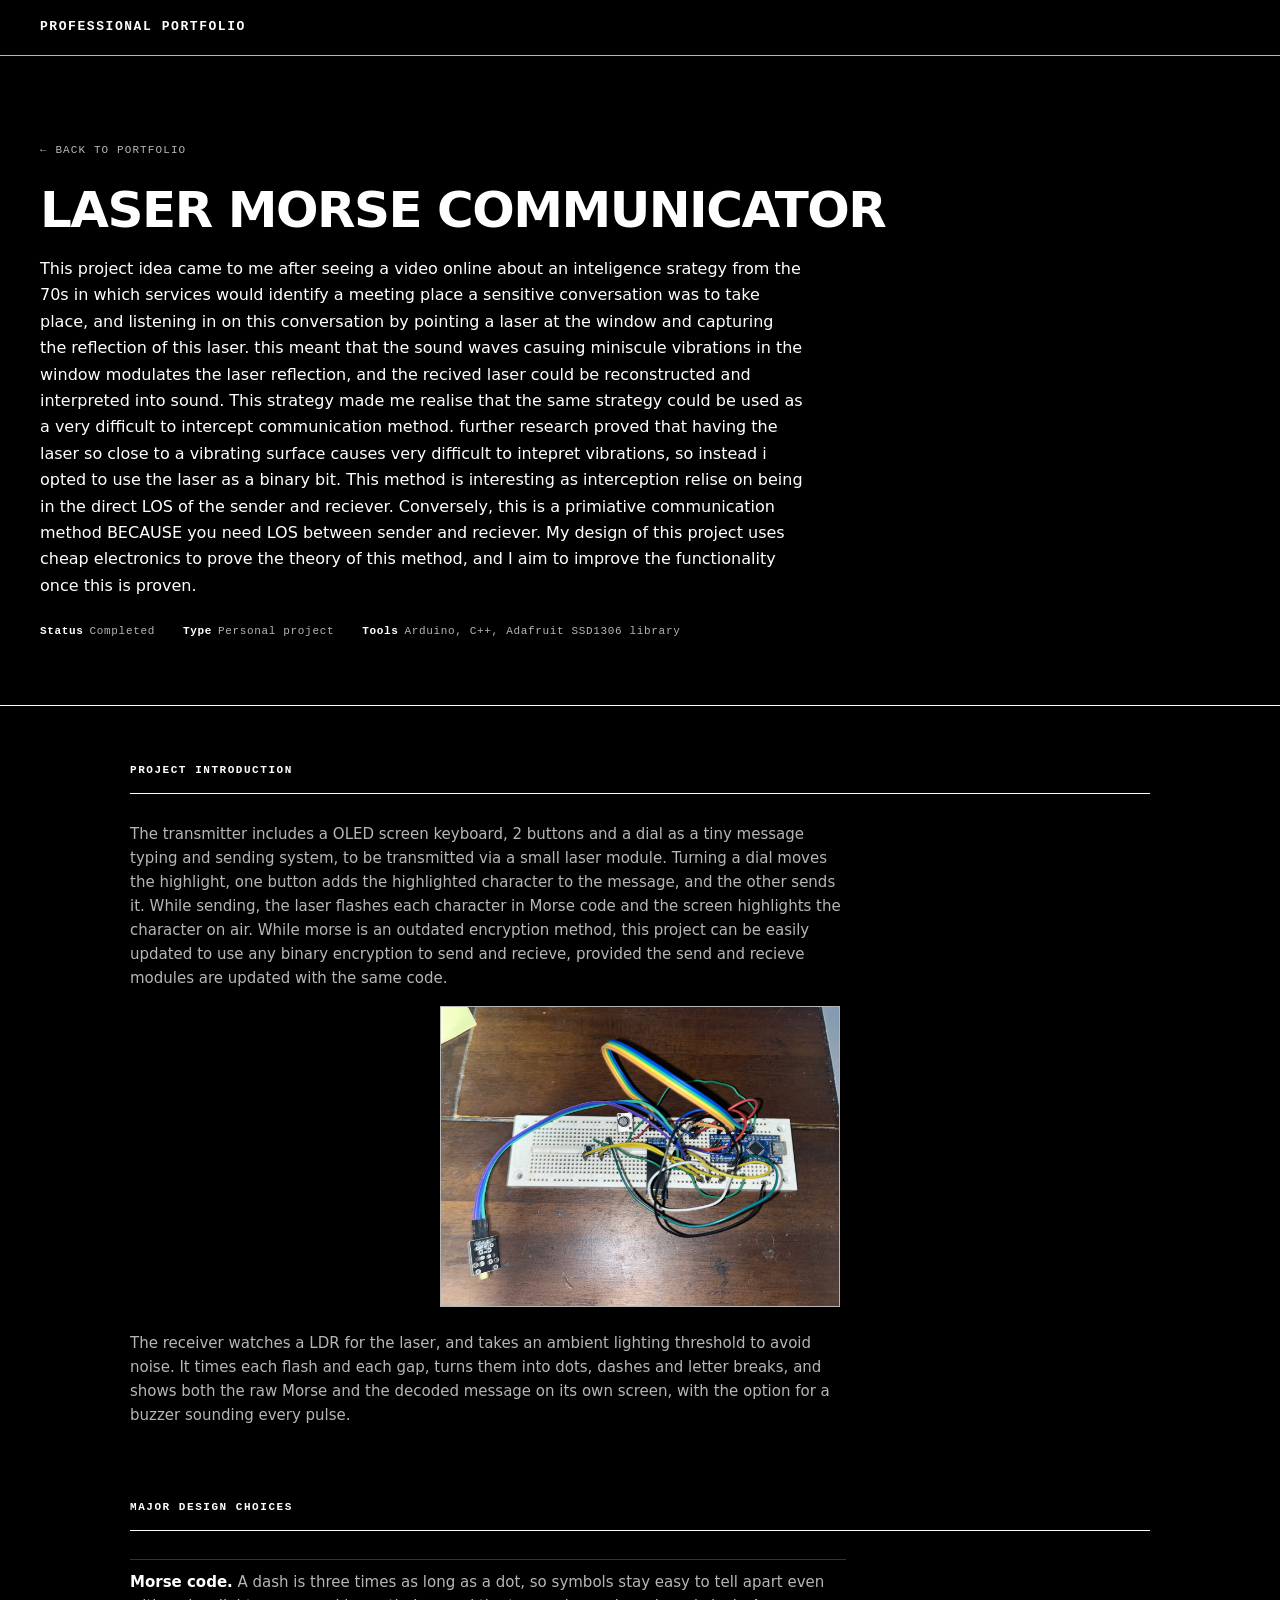
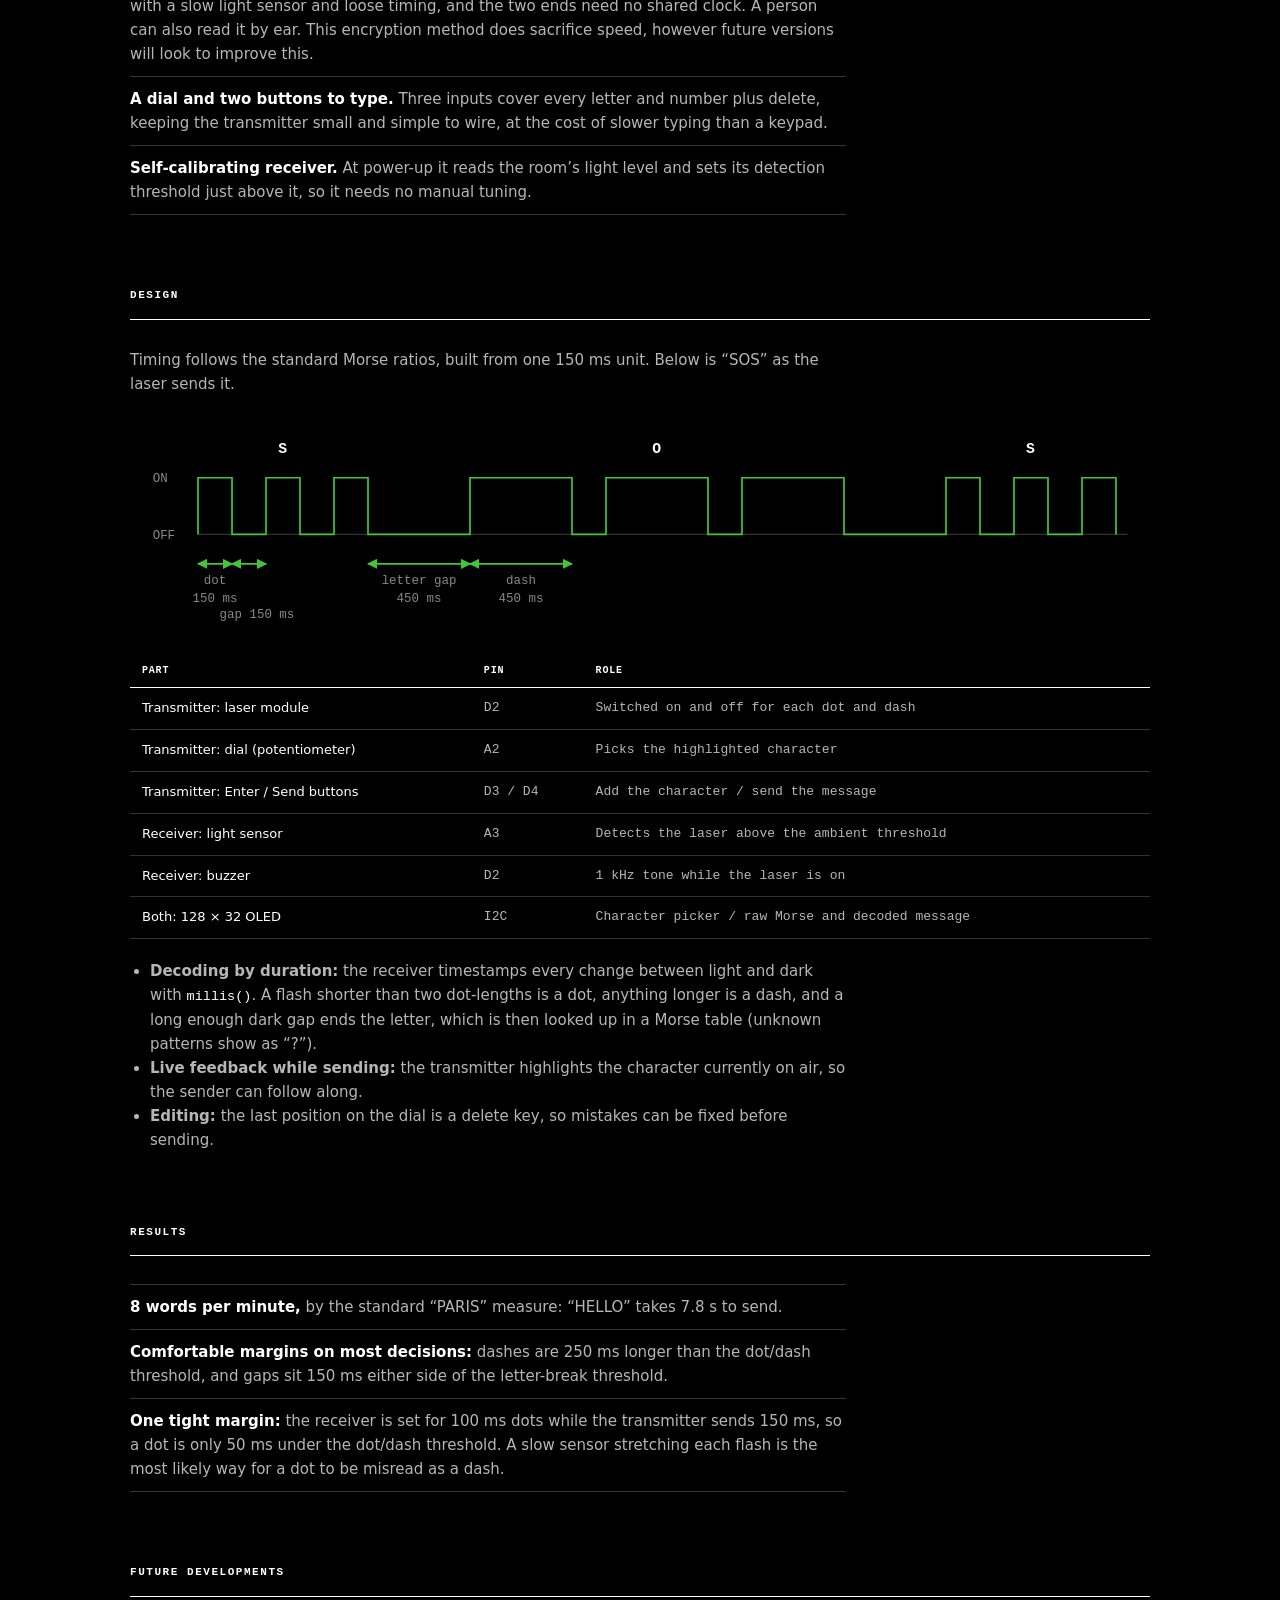
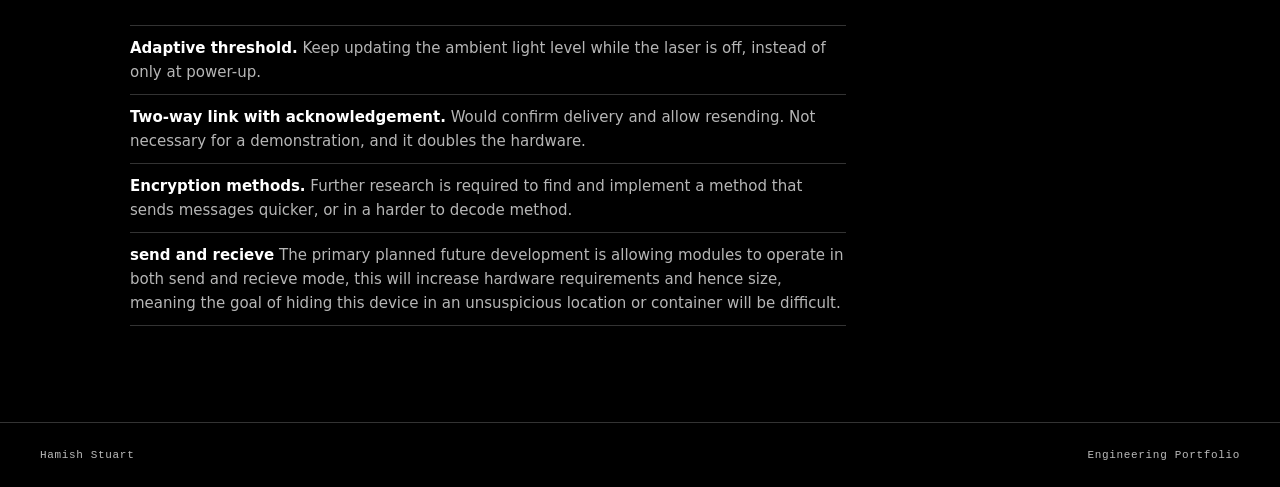
<file: laser-morse.html>
<!DOCTYPE html>
<html lang="en">
<head>
<meta charset="UTF-8"/>
<meta name="viewport" content="width=device-width, initial-scale=1.0"/>
<title>Laser Morse Communicator — Hamish Stuart</title>
<link rel="stylesheet" href="styles.css"/>
</head>
<body>

<header>
  <a class="logo" href="index.html">Professional portfolio</a>
</header>

<div class="hero">
  <a class="back-link" href="index.html">&larr; Back to portfolio</a>

  <h1>LASER MORSE COMMUNICATOR</h1>

  <p class="hero-sub">This project idea came to me after seeing a video online about an inteligence srategy from the 70s in which services would identify a
    meeting place a sensitive conversation was to take place, and listening in on this conversation by pointing a laser at the window and capturing the reflection of this laser.
    this meant that the sound waves casuing miniscule vibrations in the window modulates the laser reflection, and the recived laser could be reconstructed and interpreted into sound.
    This strategy made me realise that the same strategy could be used as a very difficult to intercept communication method.  further research proved that having the laser so close to a vibrating 
    surface causes very difficult to intepret vibrations, so instead i opted to use the laser as a binary bit.  This method is interesting as interception relise on being in the direct LOS of the sender and reciever.
    Conversely, this is a primiative communication method BECAUSE you need LOS between sender and reciever.
  My design of this project uses cheap electronics to prove the theory of this method, and I aim to improve the functionality once this is proven.</p>

  <div class="project-meta">
    <span><strong>Status</strong>Completed</span>
    <span><strong>Type</strong>Personal project</span>
    <span><strong>Tools</strong>Arduino, C++, Adafruit SSD1306 library</span>
  </div>
</div>

<main class="content">

  <section class="proj-section" id="introduction">
    <div class="section-header"><h2 class="section-title">Project introduction</h2></div>
    <div class="project-body">
      <p>The transmitter includes a OLED screen keyboard, 2 buttons and a dial as a tiny message typing and sending system, to be transmitted via a small laser module. Turning a dial moves the highlight,
        one button adds the highlighted character to the message, and the other sends it. While sending, the laser
        flashes each character in Morse code and the screen highlights the character on air.  While morse is an outdated encryption method, this project can be easily updated to use any binary encryption to send and recieve, provided the send and recieve modules are updated with the same code.</p>
        <img class="img-center" src="laser comm.jpg" width="400" alt="Top side of the 28 x 20 mm lighting controller PCB">
      <p>The receiver watches a LDR for the laser, and takes an ambient lighting threshold to avoid noise. It times each flash and each gap, turns them into dots,
        dashes and letter breaks, and shows both the raw Morse and the decoded message on its own screen, with the option for a buzzer
        sounding every pulse.</p>
    </div>
  </section>

  <section class="proj-section" id="design-choices">
    <div class="section-header"><h2 class="section-title">Major design choices</h2></div>
    <div class="project-body">
      <ul class="key-results">
        <li><strong>Morse code.</strong> A dash is three times as long as a dot, so
          symbols stay easy to tell apart even with a slow light sensor and loose timing, and the two ends need no
          shared clock. A person can also read it by ear. This encryption method does sacrifice speed, however future versions will look to improve this.</li>
        <li><strong>A dial and two buttons to type.</strong> Three inputs cover every letter and number plus delete, keeping the
          transmitter small and simple to wire, at the cost of slower typing than a keypad.</li>
        <li><strong>Self-calibrating receiver.</strong> At power-up it reads the room&rsquo;s light level and sets its
          detection threshold just above it, so it needs no manual tuning.</li>
      </ul>
    </div>
  </section>

  <section class="proj-section" id="design">
    <div class="section-header"><h2 class="section-title">Design</h2></div>
    <div class="project-body">
      <p>Timing follows the standard Morse ratios, built from one 150&nbsp;ms unit. Below is &ldquo;SOS&rdquo; as the
        laser sends it.</p>

      <div class="diagram-wrap">
        <svg class="diagram" viewBox="0 0 900 190" role="img"
             aria-label="Laser on-off timing for SOS: three 150 ms dots, a 450 ms letter gap, three 450 ms dashes, a letter gap, then three dots. Dots and dashes are separated by 150 ms gaps.">
          <defs>
            <marker id="dg-arrow" viewBox="0 0 10 10" refX="9" refY="5" markerWidth="6" markerHeight="6" orient="auto-start-reverse">
              <path class="dg-head" d="M0,0 L10,5 L0,10 Z"/>
            </marker>
          </defs>
          <text class="dg-label" x="20" y="62">ON</text>
          <text class="dg-label" x="20" y="112">OFF</text>
          <path class="dg-rule" d="M60,108 H880"/>
          <!-- SOS at 30 px per 150 ms unit, starting x = 60:
               S: on1 off1 on1 off1 on1 | off3 | O: on3 off1 on3 off1 on3 | off3 | S: on1 off1 on1 off1 on1 -->
          <path class="dg-line" d="M60,108 V58 H90 V108 H120 V58 H150 V108 H180 V58 H210 V108
                                   H300 V58 H390 V108 H420 V58 H510 V108 H540 V58 H630 V108
                                   H720 V58 H750 V108 H780 V58 H810 V108 H840 V58 H870 V108"/>
          <text class="dg-title" x="135" y="36" text-anchor="middle">S</text>
          <text class="dg-title" x="465" y="36" text-anchor="middle">O</text>
          <text class="dg-title" x="795" y="36" text-anchor="middle">S</text>

          <path class="dg-line" d="M60,134 H90" marker-start="url(#dg-arrow)" marker-end="url(#dg-arrow)"/>
          <text class="dg-label" x="75" y="152" text-anchor="middle">dot</text>
          <text class="dg-label" x="75" y="168" text-anchor="middle">150 ms</text>
          <path class="dg-line" d="M90,134 H120" marker-start="url(#dg-arrow)" marker-end="url(#dg-arrow)"/>
          <text class="dg-label" x="112" y="182" text-anchor="middle">gap 150 ms</text>
          <path class="dg-line" d="M210,134 H300" marker-start="url(#dg-arrow)" marker-end="url(#dg-arrow)"/>
          <text class="dg-label" x="255" y="152" text-anchor="middle">letter gap</text>
          <text class="dg-label" x="255" y="168" text-anchor="middle">450 ms</text>
          <path class="dg-line" d="M300,134 H390" marker-start="url(#dg-arrow)" marker-end="url(#dg-arrow)"/>
          <text class="dg-label" x="345" y="152" text-anchor="middle">dash</text>
          <text class="dg-label" x="345" y="168" text-anchor="middle">450 ms</text>
        </svg>
      </div>

      <div class="table-wrap">
        <table class="data-table">
          <thead><tr><th>Part</th><th>Pin</th><th>Role</th></tr></thead>
          <tbody>
            <tr><td>Transmitter: laser module</td><td>D2</td><td>Switched on and off for each dot and dash</td></tr>
            <tr><td>Transmitter: dial (potentiometer)</td><td>A2</td><td>Picks the highlighted character</td></tr>
            <tr><td>Transmitter: Enter / Send buttons</td><td>D3 / D4</td><td>Add the character / send the message</td></tr>
            <tr><td>Receiver: light sensor</td><td>A3</td><td>Detects the laser above the ambient threshold</td></tr>
            <tr><td>Receiver: buzzer</td><td>D2</td><td>1 kHz tone while the laser is on</td></tr>
            <tr><td>Both: 128 &times; 32 OLED</td><td>I2C</td><td>Character picker / raw Morse and decoded message</td></tr>
          </tbody>
        </table>
      </div>

      <ul>
        <li><strong>Decoding by duration:</strong> the receiver timestamps every change between light and dark with
          <code>millis()</code>. A flash shorter than two dot-lengths is a dot, anything longer is a dash, and a long
          enough dark gap ends the letter, which is then looked up in a Morse table (unknown patterns show as &ldquo;?&rdquo;).</li>
        <li><strong>Live feedback while sending:</strong> the transmitter highlights the character currently on air, so
          the sender can follow along.</li>
        <li><strong>Editing:</strong> the last position on the dial is a delete key, so mistakes can be fixed before sending.</li>
      </ul>
    </div>
  </section>

  <section class="proj-section" id="results">
    <div class="section-header"><h2 class="section-title">Results</h2></div>
    <div class="project-body">
      <ul class="key-results">
        <li><strong>8 words per minute,</strong> by the standard &ldquo;PARIS&rdquo; measure: &ldquo;HELLO&rdquo; takes 7.8&nbsp;s to send.</li>
        <li><strong>Comfortable margins on most decisions:</strong> dashes are 250&nbsp;ms longer than the dot/dash
          threshold, and gaps sit 150&nbsp;ms either side of the letter-break threshold.</li>
        <li><strong>One tight margin:</strong> the receiver is set for 100&nbsp;ms dots while the transmitter sends
          150&nbsp;ms, so a dot is only 50&nbsp;ms under the dot/dash threshold. A slow sensor stretching each flash is
          the most likely way for a dot to be misread as a dash.</li>
      </ul>
    </div>
  </section>

  <section class="proj-section" id="future-developments">
    <div class="section-header"><h2 class="section-title">Future developments</h2></div>
    <div class="project-body">
      <ul class="key-results">
        <li><strong>Adaptive threshold.</strong> Keep updating the ambient light level while the laser is off, instead of
          only at power-up.</li>
        <li><strong>Two-way link with acknowledgement.</strong> Would confirm delivery and allow resending. Not necessary
          for a demonstration, and it doubles the hardware.</li>
        <li><strong>Encryption methods.</strong> Further research is required to find and implement a method that sends messages quicker, or in a harder to decode method.</li>
        <li><strong>send and recieve</strong> The primary planned future development is allowing modules to operate in both send and recieve mode, this will increase hardware requirements and hence size, 
        meaning the goal of hiding this device in an unsuspicious location or container will be difficult.</li>
      </ul>
    </div>
  </section>

</main>

<footer>
  <span>Hamish Stuart</span>
  <span>Engineering Portfolio</span>
</footer>

</body>
</html>
</file>
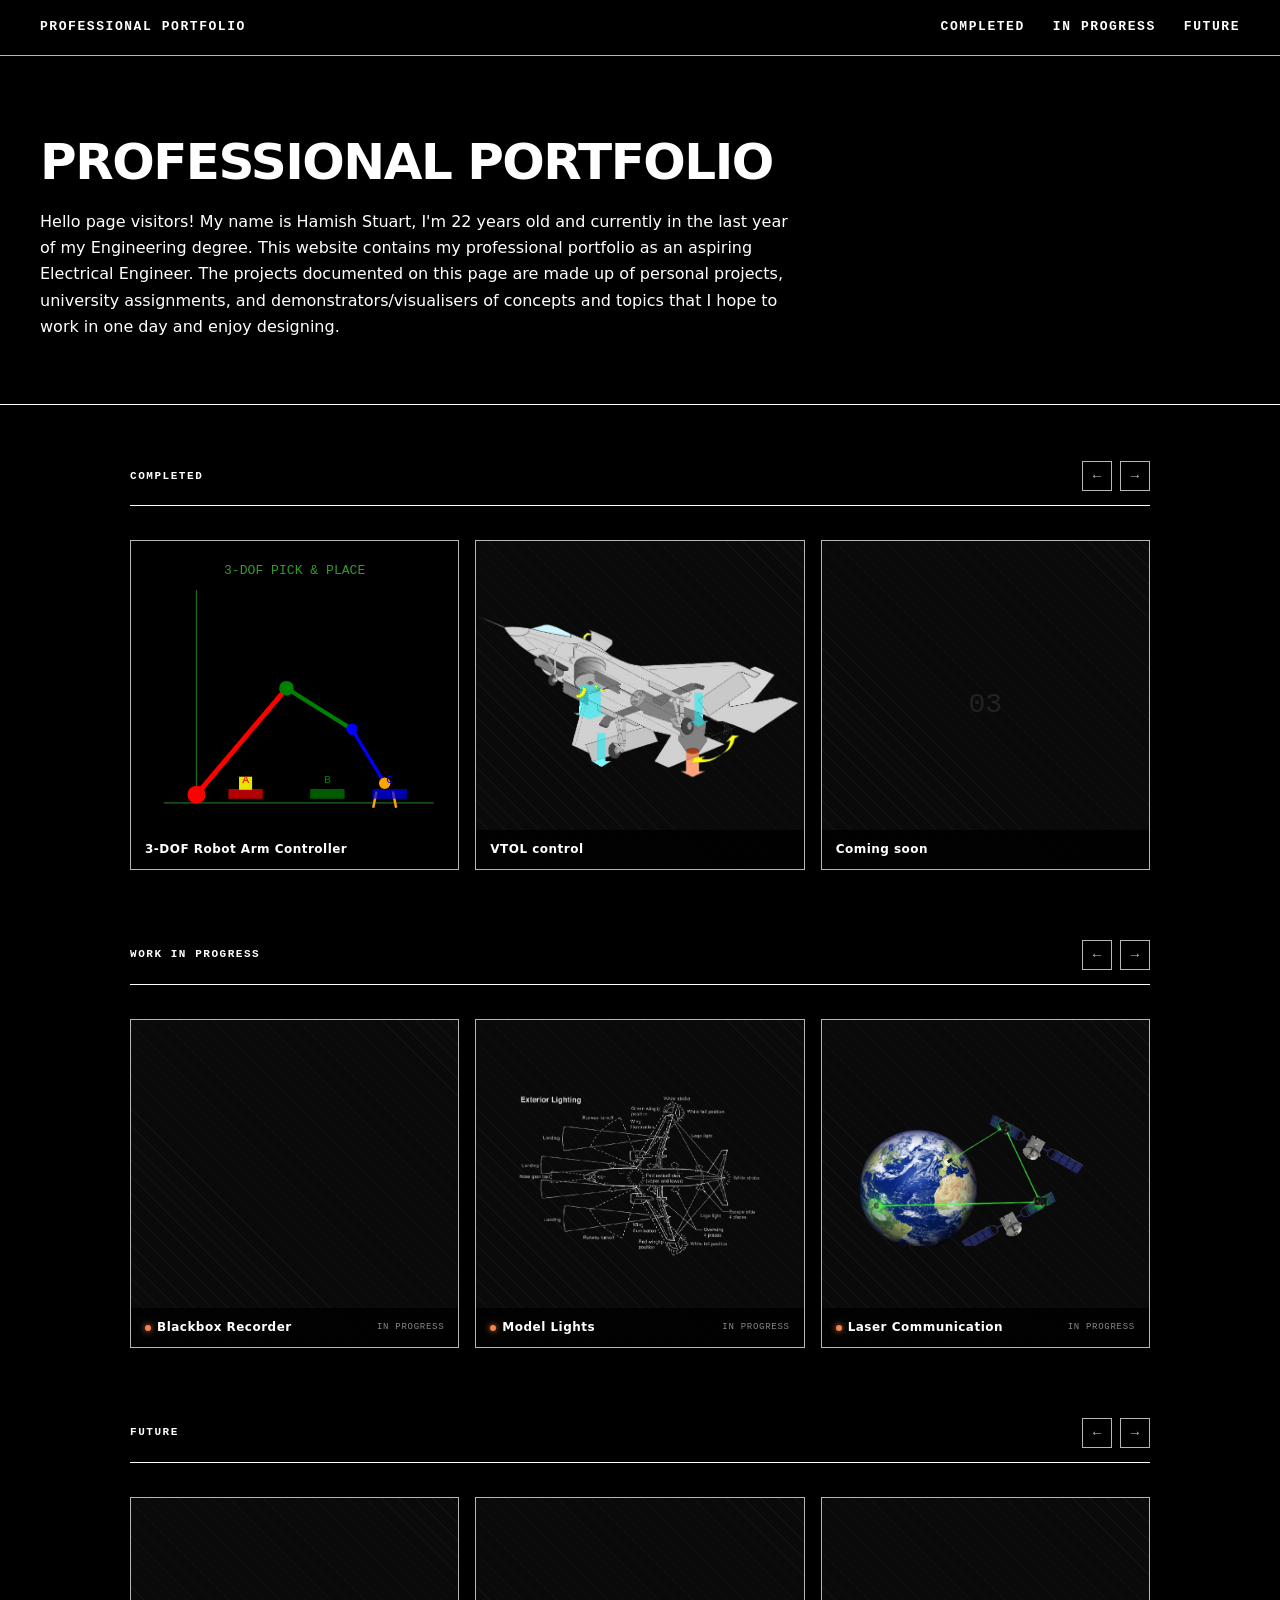
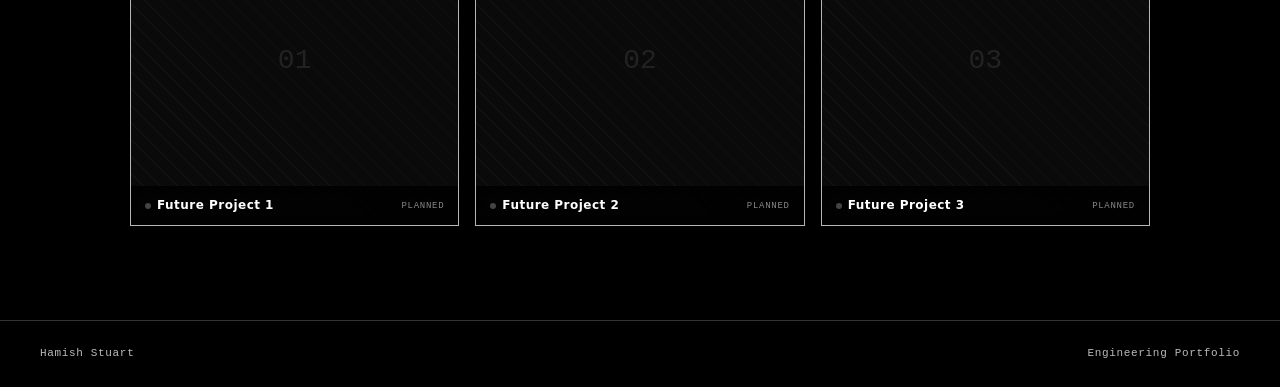
<file: main.html>
<!DOCTYPE html>
<html lang="en">
<head>
<meta charset="UTF-8"/>
<meta name="viewport" content="width=device-width, initial-scale=1.0"/>
<title>Hamish Stuart — Portfolio</title>
<link rel="stylesheet" href="styles.css"/>
</head>
<body>

<header>
  <a class="logo" href="main.html">Professional portfolio</a>
  <nav>
    <a href="#completed">Completed</a>
    <a href="#wip">In Progress</a>
    <a href="#future">Future</a>
  </nav>
</header>

<div class="hero">
  <h1>PROFESSIONAL PORTFOLIO</h1>
  <p class="hero-sub">Hello page visitors! My name is Hamish Stuart, I'm 22 years old and currently in the last year of my Engineering degree.
    This website contains my professional portfolio as an aspiring Electrical Engineer. The projects documented on this page are made up of personal projects,
    university assignments, and demonstrators/visualisers of concepts and topics that I hope to work in one day and enjoy designing.</p>
</div>

<main class="content">

  <!-- ═════════ COMPLETED ═════════ -->
  <section class="proj-section" id="completed">
    <div class="section-header">
      <h2 class="section-title">Completed</h2>
      <div class="scroll-btns">
        <button type="button" data-dir="-1" aria-label="Scroll Completed left">&larr;</button>
        <button type="button" data-dir="1" aria-label="Scroll Completed right">&rarr;</button>
      </div>
    </div>
    <div class="proj-row">

      <!-- Robot Arm -->
      <a class="proj-card" href="robotarm.html">
        <div class="card-thumb">
          <svg viewBox="0 0 200 200" xmlns="http://www.w3.org/2000/svg" aria-hidden="true">
            <!-- axes -->
            <line class="svg-grid" x1="20" y1="160" x2="185" y2="160" stroke-width="0.8" opacity="0.4"/>
            <line class="svg-grid" x1="40" y1="160" x2="40"  y2="30"  stroke-width="0.8" opacity="0.4"/>
            <!-- arm links -->
            <line class="arm-1" x1="40"  y1="155" x2="95"  y2="90"  stroke-width="3"   stroke-linecap="round"/>
            <line class="arm-2" x1="95"  y1="90"  x2="135" y2="115" stroke-width="2.5" stroke-linecap="round"/>
            <line class="arm-3" x1="135" y1="115" x2="155" y2="148" stroke-width="2"   stroke-linecap="round"/>
            <!-- joints -->
            <circle class="arm-1"    cx="40"  cy="155" r="5"/>
            <circle class="arm-2"    cx="95"  cy="90"  r="4"/>
            <circle class="arm-3"    cx="135" cy="115" r="3"/>
            <circle class="arm-tool" cx="155" cy="148" r="3"/>
            <!-- gripper -->
            <line class="arm-tool" x1="150" y1="153" x2="148" y2="163" stroke-width="1.5"/>
            <line class="arm-tool" x1="160" y1="153" x2="162" y2="163" stroke-width="1.5"/>
            <!-- platforms -->
            <rect class="arm-1" x="60"  y="152" width="20" height="5" opacity="0.7"/>
            <rect class="arm-2" x="110" y="152" width="20" height="5" opacity="0.7"/>
            <rect class="arm-3" x="148" y="152" width="20" height="5" opacity="0.7"/>
            <!-- cargo -->
            <rect class="arm-cargo" x="66" y="144" width="8" height="8" opacity="0.9"/>
            <!-- labels -->
            <g font-size="7" font-family="monospace" text-anchor="middle" stroke="none">
              <text class="arm-1" x="70"  y="148">A</text>
              <text class="arm-2" x="120" y="148">B</text>
              <text class="arm-3" x="158" y="148">C</text>
            </g>
            <text class="svg-title" x="100" y="20" font-size="8" font-family="monospace" text-anchor="middle" opacity="0.6">3-DOF PICK &amp; PLACE</text>
          </svg>
        </div>
        <div class="card-overlay"></div>
        <div class="card-label">
          <span>3-DOF Robot Arm Controller</span>
        </div>
      </a>
      <a class="proj-card" href="VTOL.html">
        <div class="card-thumb placeholder"><span class="placeholder-icon"><img src="vtol_img.png" width="330">
</span></div>
        <div class="card-overlay"></div>
        <div class="card-label">
          <span>VTOL control</span>
          <span class="card-label-sub"></span>
        </div>
      </a>
      <a class="proj-card" href="project.html">
        <div class="card-thumb placeholder"><span class="placeholder-icon">03</span></div>
        <div class="card-overlay"></div>
        <div class="card-label">
          <span>Coming soon</span>
          <span class="card-label-sub"></span>
        </div>
      </a>
      <a class="proj-card" href="project.html">
        <div class="card-thumb placeholder"><span class="placeholder-icon">04</span></div>
        <div class="card-overlay"></div>
        <div class="card-label">
          <span>Coming soon</span>
          <span class="card-label-sub"></span>
        </div>
      </a>
      <a class="proj-card" href="project.html">
        <div class="card-thumb placeholder"><span class="placeholder-icon">05</span></div>
        <div class="card-overlay"></div>
        <div class="card-label">
          <span>Coming soon</span>
          <span class="card-label-sub"></span>
        </div>
      </a>
      <a class="proj-card" href="project.html">
        <div class="card-thumb placeholder"><span class="placeholder-icon">06</span></div>
        <div class="card-overlay"></div>
        <div class="card-label">
          <span>Coming soon</span>
          <span class="card-label-sub"></span>
        </div>
      </a>

    </div>
  </section>

  <!-- ═════════ WORK IN PROGRESS ═════════ -->
  <section class="proj-section" id="wip">
    <div class="section-header">
      <h2 class="section-title">Work in Progress</h2>
      <div class="scroll-btns">
        <button type="button" data-dir="-1" aria-label="Scroll Work in Progress left">&larr;</button>
        <button type="button" data-dir="1" aria-label="Scroll Work in Progress right">&rarr;</button>
      </div>
    </div>
    <div class="proj-row">

      <!-- Blackbox Recorder -->
      <a class="proj-card" href="blackbox.html">
        <div class="card-thumb placeholder"></div>
        <div class="card-overlay"></div>
        <div class="card-label">
          <span><span class="status-dot wip"></span>Blackbox Recorder</span>
          <span class="card-label-sub">In progress</span>
        </div>
      </a>
      <a class="proj-card" href="model_lights.html">
        <div class="card-thumb placeholder"><span class="placeholder-icon"><img src="lightscover.png" width="250"></span></div>
        <div class="card-overlay"></div>
        <div class="card-label">
          <span><span class="status-dot wip"></span>Model Lights</span>
          <span class="card-label-sub">In progress</span>
        </div>
      </a>
      <a class="proj-card" href="project.html">
        <div class="card-thumb placeholder"><span class="placeholder-icon"><img src="lasercomm.png" width="250">
         </span></div>
        <div class="card-overlay"></div>
        <div class="card-label">
          <span><span class="status-dot wip"></span>Laser Communication</span>
          <span class="card-label-sub">In progress</span>
        </div>
      </a>
      <a class="proj-card" href="project.html">
        <div class="card-thumb placeholder"><span class="placeholder-icon">04</span></div>
        <div class="card-overlay"></div>
        <div class="card-label">
          <span><span class="status-dot wip"></span>WIP Project 4</span>
          <span class="card-label-sub">In progress</span>
        </div>
      </a>
      <a class="proj-card" href="project.html">
        <div class="card-thumb placeholder"><span class="placeholder-icon">05</span></div>
        <div class="card-overlay"></div>
        <div class="card-label">
          <span><span class="status-dot wip"></span>WIP Project 5</span>
          <span class="card-label-sub">In progress</span>
        </div>
      </a>
      <a class="proj-card" href="project.html">
        <div class="card-thumb placeholder"><span class="placeholder-icon">06</span></div>
        <div class="card-overlay"></div>
        <div class="card-label">
          <span><span class="status-dot wip"></span>WIP Project 6</span>
          <span class="card-label-sub">In progress</span>
        </div>
      </a>

    </div>
  </section>

  <!-- ═════════ FUTURE ═════════ -->
  <section class="proj-section" id="future">
    <div class="section-header">
      <h2 class="section-title">Future</h2>
      <div class="scroll-btns">
        <button type="button" data-dir="-1" aria-label="Scroll Future left">&larr;</button>
        <button type="button" data-dir="1" aria-label="Scroll Future right">&rarr;</button>
      </div>
    </div>
    <div class="proj-row">

      <a class="proj-card" href="project.html">
        <div class="card-thumb placeholder"><span class="placeholder-icon">01</span></div>
        <div class="card-overlay"></div>
        <div class="card-label">
          <span><span class="status-dot future"></span>Future Project 1</span>
          <span class="card-label-sub">Planned</span>
        </div>
      </a>
      <a class="proj-card" href="project.html">
        <div class="card-thumb placeholder"><span class="placeholder-icon">02</span></div>
        <div class="card-overlay"></div>
        <div class="card-label">
          <span><span class="status-dot future"></span>Future Project 2</span>
          <span class="card-label-sub">Planned</span>
        </div>
      </a>
      <a class="proj-card" href="project.html">
        <div class="card-thumb placeholder"><span class="placeholder-icon">03</span></div>
        <div class="card-overlay"></div>
        <div class="card-label">
          <span><span class="status-dot future"></span>Future Project 3</span>
          <span class="card-label-sub">Planned</span>
        </div>
      </a>
      <a class="proj-card" href="project.html">
        <div class="card-thumb placeholder"><span class="placeholder-icon">04</span></div>
        <div class="card-overlay"></div>
        <div class="card-label">
          <span><span class="status-dot future"></span>Future Project 4</span>
          <span class="card-label-sub">Planned</span>
        </div>
      </a>
      <a class="proj-card" href="project.html">
        <div class="card-thumb placeholder"><span class="placeholder-icon">05</span></div>
        <div class="card-overlay"></div>
        <div class="card-label">
          <span><span class="status-dot future"></span>Future Project 5</span>
          <span class="card-label-sub">Planned</span>
        </div>
      </a>
      <a class="proj-card" href="project.html">
        <div class="card-thumb placeholder"><span class="placeholder-icon">06</span></div>
        <div class="card-overlay"></div>
        <div class="card-label">
          <span><span class="status-dot future"></span>Future Project 6</span>
          <span class="card-label-sub">Planned</span>
        </div>
      </a>

    </div>
  </section>

</main>

<footer>
  <span>Hamish Stuart</span>
  <span>Engineering Portfolio</span>
</footer>

<script>
  // Arrow buttons scroll their row by one card
  document.querySelectorAll('.proj-section').forEach(section => {
    const row = section.querySelector('.proj-row');
    section.querySelectorAll('.scroll-btns button').forEach(btn => {
      btn.addEventListener('click', () => {
        const card = row.querySelector('.proj-card');
        const step = card ? card.offsetWidth + 16 : row.clientWidth;
        row.scrollBy({ left: step * Number(btn.dataset.dir) });
      });
    });
  });
</script>

</body>
</html>
</file>
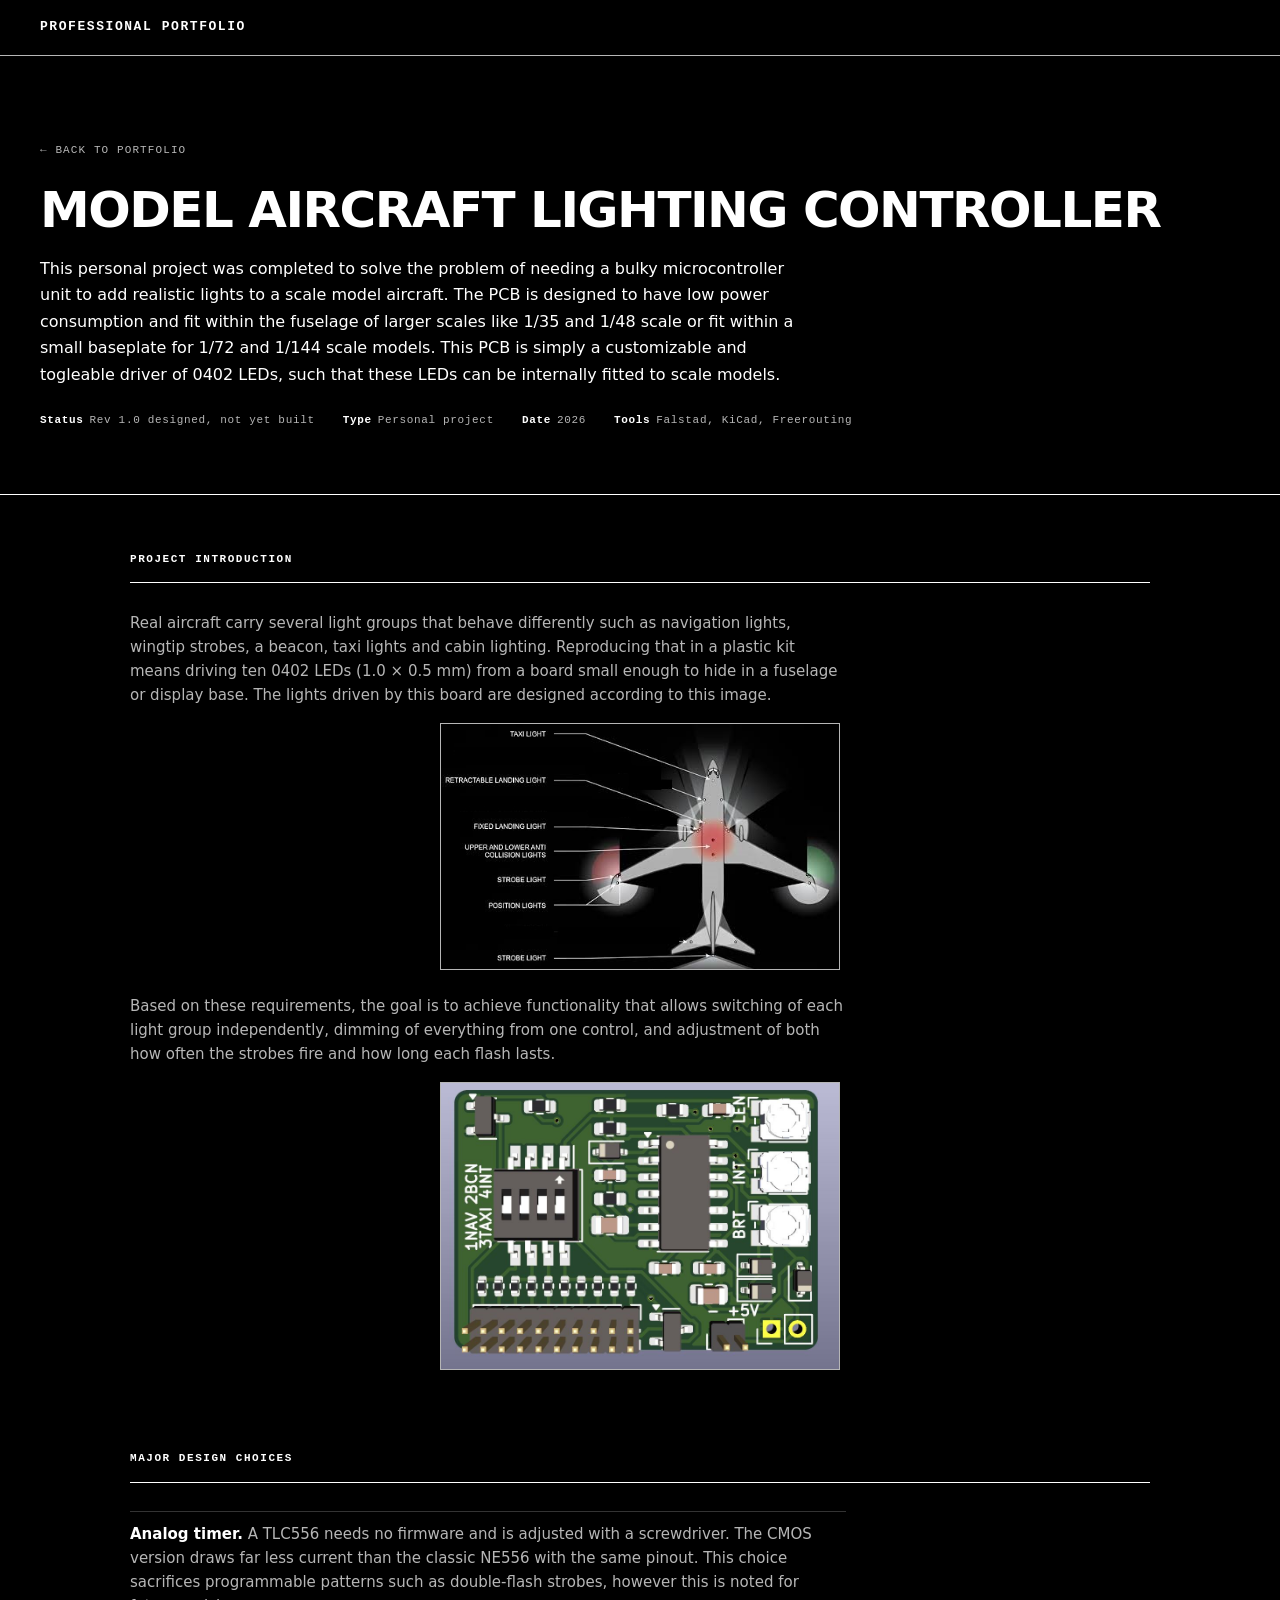
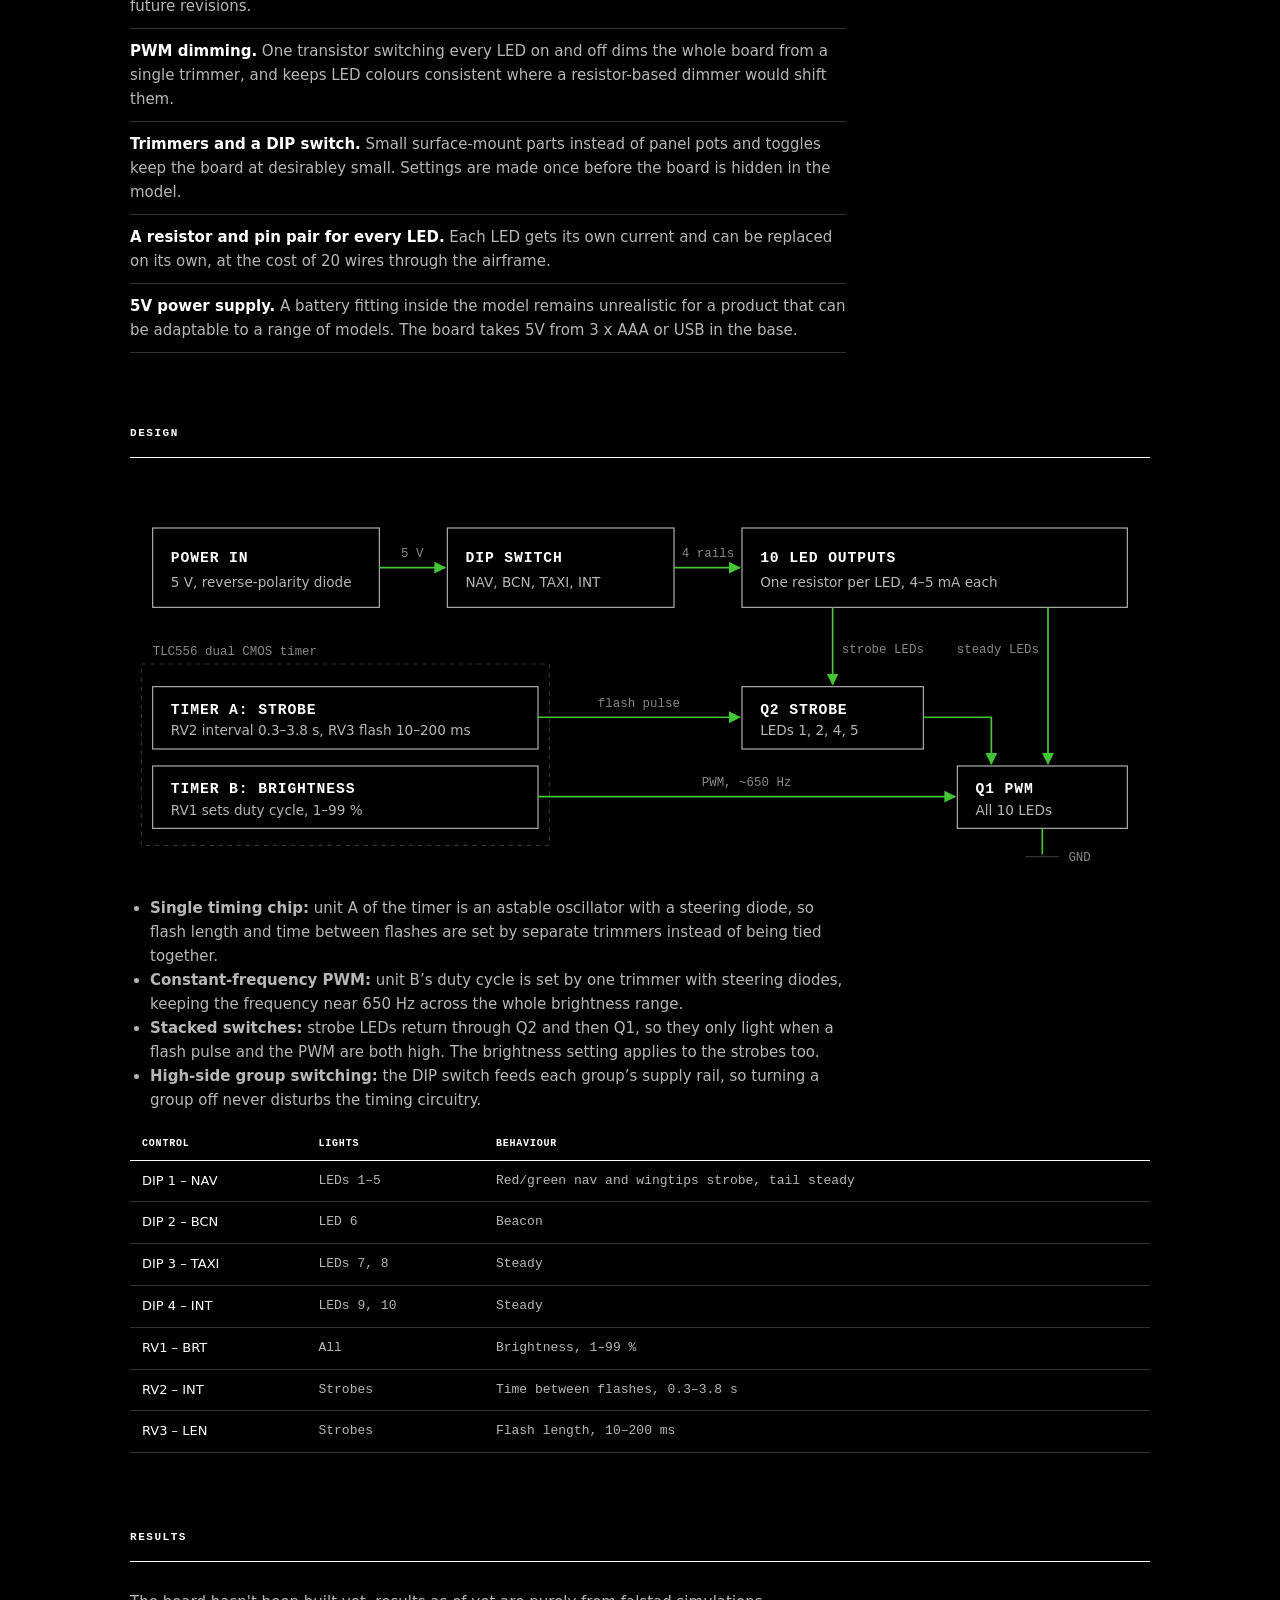
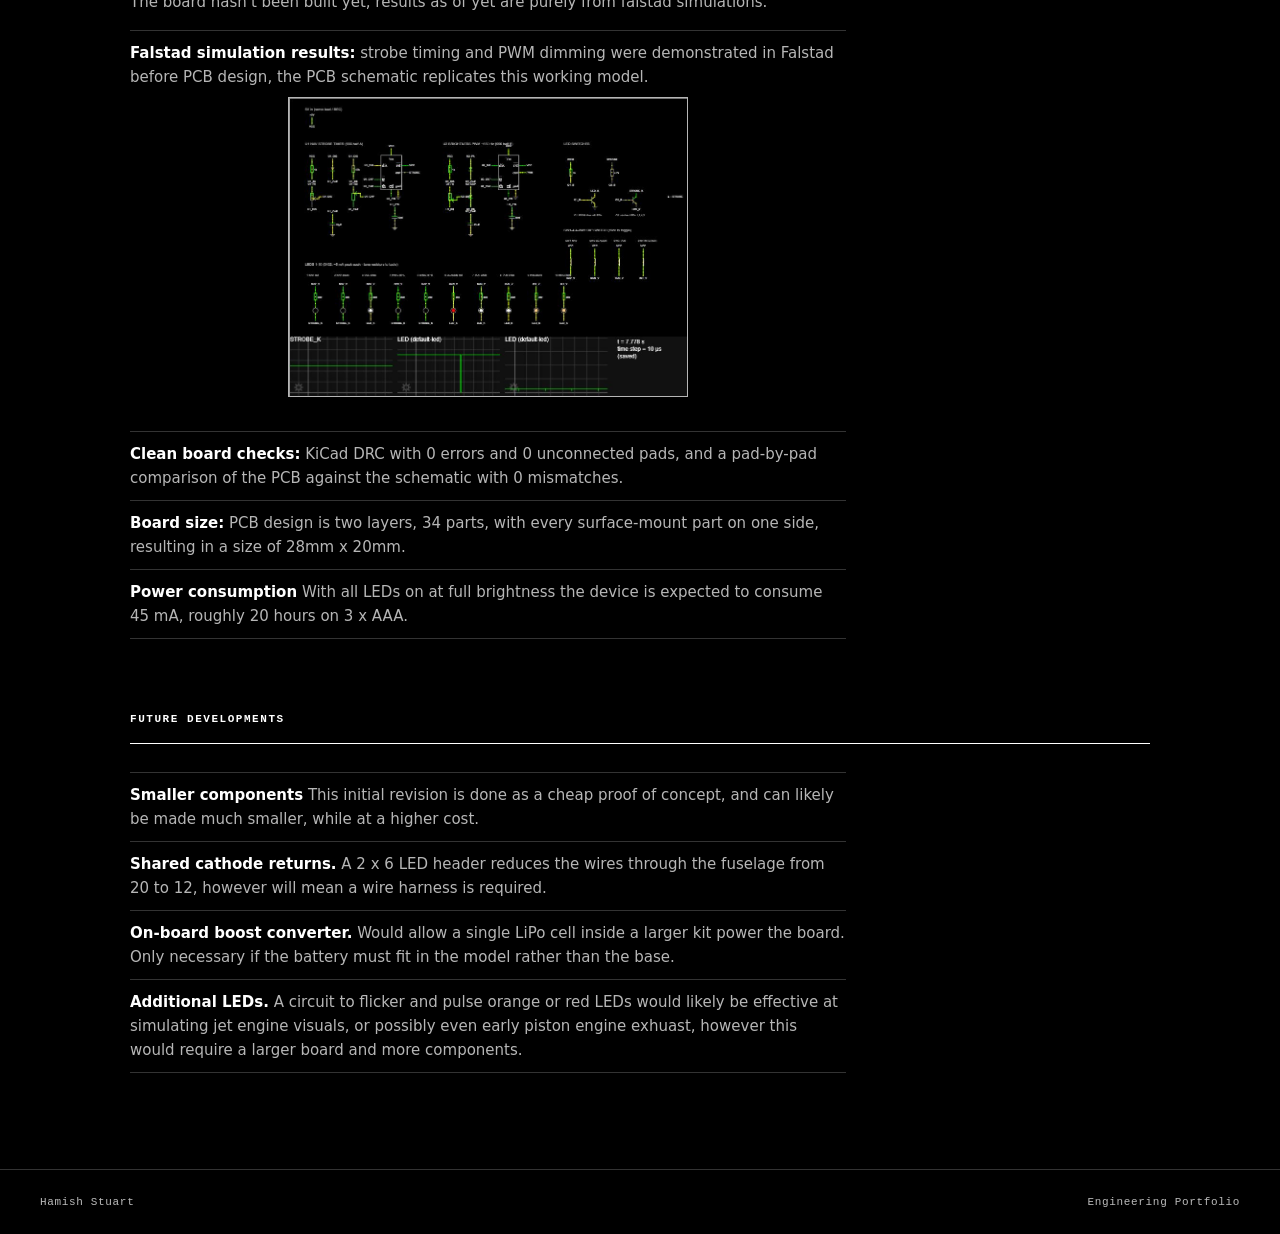
<file: model_lights.html>
<!DOCTYPE html>
<html lang="en">
<head>
<meta charset="UTF-8"/>
<meta name="viewport" content="width=device-width, initial-scale=1.0"/>
<title>Model Aircraft Lighting Controller — Hamish Stuart</title>
<link rel="stylesheet" href="styles.css"/>
</head>
<body>

<header>
  <a class="logo" href="index.html">Professional portfolio</a>
</header>

<div class="hero">
  <a class="back-link" href="index.html">&larr; Back to portfolio</a>

  <h1>MODEL AIRCRAFT LIGHTING CONTROLLER</h1>

  <p class="hero-sub">This personal project was completed to solve the problem of needing a bulky microcontroller unit to
    add realistic lights to a scale model aircraft.  The PCB is designed to have low power consumption and fit within
    the fuselage of larger scales like 1/35 and 1/48 scale or fit within a small baseplate for 1/72 and 1/144 scale models.
    This PCB is simply a customizable and togleable driver of 0402 LEDs, such that these LEDs can be internally fitted to scale models.
  </p>

  <div class="project-meta">
    <span><strong>Status</strong>Rev 1.0 designed, not yet built</span>
    <span><strong>Type</strong>Personal project</span>
    <span><strong>Date</strong>2026</span>
    <span><strong>Tools</strong>Falstad, KiCad, Freerouting</span>
  </div>
</div>

<main class="content">

  <section class="proj-section" id="introduction">
    <div class="section-header"><h2 class="section-title">Project introduction</h2></div>
    <div class="project-body">
      <p>Real aircraft carry several light groups that behave differently such as navigation lights,
        wingtip strobes, a beacon, taxi lights and cabin lighting. Reproducing that in a plastic kit
        means driving ten 0402 LEDs (1.0 &times; 0.5&nbsp;mm) from a board small enough to hide in a fuselage or display base.
      The lights driven by this board are designed according to this image.</p>
      <img class="img-center" src="lights_diagram.jpg" width="400" alt="Top side of the 28 x 20 mm lighting controller PCB">
      <p>Based on these requirements, the goal is to achieve functionality that allows switching of each light group independently, dimming of everything from one control, and adjustment of both how
        often the strobes fire and how long each flash lasts.</p>
      <img class="img-center" src="lights2.JPG" width="400" alt="Top side of the 28 x 20 mm lighting controller PCB">
    </div>
  </section>

  <section class="proj-section" id="design-choices">
    <div class="section-header"><h2 class="section-title">Major design choices</h2></div>
    <div class="project-body">
      <ul class="key-results">
        <li><strong>Analog timer.</strong> A TLC556 needs no firmware and is adjusted
          with a screwdriver. The CMOS version draws far less current than the classic NE556 with the same pinout.
          This choice sacrifices programmable patterns such as double-flash strobes, however this is noted for future revisions.</li>
        <li><strong>PWM dimming.</strong> One transistor switching every LED on and off dims the whole board from a
          single trimmer, and keeps LED colours consistent where a resistor-based dimmer would shift them.</li>
        <li><strong>Trimmers and a DIP switch.</strong> Small surface-mount parts instead of panel pots and toggles keep the
          board at desirabley small. Settings are made once before the board is hidden in the model.</li>
        <li><strong>A resistor and pin pair for every LED.</strong> Each LED gets its own current and can be replaced
          on its own, at the cost of 20 wires through the airframe.</li>
        <li><strong>5V power supply.</strong> A battery fitting inside the model remains unrealistic for a product that can be adaptable to a range of models.
          The board takes 5V from 3 x AAA or USB in the base.</li>
      </ul>
    </div>
  </section>

  <section class="proj-section" id="design">
    <div class="section-header"><h2 class="section-title">Design</h2></div>
    <div class="project-body">
      <div class="diagram-wrap">
        <svg class="diagram" viewBox="0 0 900 330" role="img"
             aria-label="Block diagram: 5 V power feeds a 4-way DIP switch, which feeds ten LED outputs. Strobe LED returns go through a strobe switch transistor, then all returns go through a PWM switch transistor to ground. One half of a TLC556 timer drives the strobe switch, the other half drives the PWM switch.">
          <defs>
            <marker id="dg-arrow" viewBox="0 0 10 10" refX="9" refY="5" markerWidth="7" markerHeight="7" orient="auto-start-reverse">
              <path class="dg-head" d="M0,0 L10,5 L0,10 Z"/>
            </marker>
          </defs>

          <rect class="dg-box" x="20"  y="30" width="200" height="70"/>
          <text class="dg-title" x="36" y="60">POWER IN</text>
          <text class="dg-sub"   x="36" y="82">5 V, reverse-polarity diode</text>

          <rect class="dg-box" x="280" y="30" width="200" height="70"/>
          <text class="dg-title" x="296" y="60">DIP SWITCH</text>
          <text class="dg-sub"   x="296" y="82">NAV, BCN, TAXI, INT</text>

          <rect class="dg-box" x="540" y="30" width="340" height="70"/>
          <text class="dg-title" x="556" y="60">10 LED OUTPUTS</text>
          <text class="dg-sub"   x="556" y="82">One resistor per LED, 4&ndash;5 mA each</text>

          <path class="dg-line" d="M220,65 H278" marker-end="url(#dg-arrow)"/>
          <text class="dg-label" x="249" y="56" text-anchor="middle">5 V</text>
          <path class="dg-line" d="M480,65 H538" marker-end="url(#dg-arrow)"/>
          <text class="dg-label" x="510" y="56" text-anchor="middle">4 rails</text>

          <path class="dg-line" d="M620,100 V168" marker-end="url(#dg-arrow)"/>
          <text class="dg-label" x="628" y="140">strobe LEDs</text>
          <path class="dg-line" d="M810,100 V238" marker-end="url(#dg-arrow)"/>
          <text class="dg-label" x="802" y="140" text-anchor="end">steady LEDs</text>

          <rect class="dg-box" x="540" y="170" width="160" height="55"/>
          <text class="dg-title" x="556" y="194">Q2 STROBE</text>
          <text class="dg-sub"   x="556" y="213">LEDs 1, 2, 4, 5</text>

          <rect class="dg-box" x="730" y="240" width="150" height="55"/>
          <text class="dg-title" x="746" y="264">Q1 PWM</text>
          <text class="dg-sub"   x="746" y="283">All 10 LEDs</text>

          <path class="dg-line" d="M700,197 H760 V238" marker-end="url(#dg-arrow)"/>
          <path class="dg-line" d="M805,295 V318"/>
          <path class="dg-rule" d="M790,320 H820"/>
          <text class="dg-label" x="828" y="324">GND</text>

          <rect class="dg-group" x="10" y="150" width="360" height="160"/>
          <text class="dg-label" x="20" y="142">TLC556 dual CMOS timer</text>

          <rect class="dg-box" x="20" y="170" width="340" height="55"/>
          <text class="dg-title" x="36" y="194">TIMER A: STROBE</text>
          <text class="dg-sub"   x="36" y="213">RV2 interval 0.3&ndash;3.8 s, RV3 flash 10&ndash;200 ms</text>

          <rect class="dg-box" x="20" y="240" width="340" height="55"/>
          <text class="dg-title" x="36" y="264">TIMER B: BRIGHTNESS</text>
          <text class="dg-sub"   x="36" y="283">RV1 sets duty cycle, 1&ndash;99 %</text>

          <path class="dg-line" d="M360,197 H538" marker-end="url(#dg-arrow)"/>
          <text class="dg-label" x="449" y="188" text-anchor="middle">flash pulse</text>
          <path class="dg-line" d="M360,267 H728" marker-end="url(#dg-arrow)"/>
          <text class="dg-label" x="544" y="258" text-anchor="middle">PWM, ~650 Hz</text>
        </svg>
      </div>

      <ul>
        <li><strong>Single timing chip:</strong> unit A of the timer is an astable oscillator with a steering diode, so
          flash length and time between flashes are set by separate trimmers instead of being tied together.</li>
        <li><strong>Constant-frequency PWM:</strong> unit B&rsquo;s duty cycle is set by one trimmer with steering diodes,
          keeping the frequency near 650&nbsp;Hz across the whole brightness range.</li>
        <li><strong>Stacked switches:</strong> strobe LEDs return through Q2 and then Q1, so they only light when a flash
          pulse and the PWM are both high. The brightness setting applies to the strobes too.</li>
        <li><strong>High-side group switching:</strong> the DIP switch feeds each group&rsquo;s supply rail, so turning a
          group off never disturbs the timing circuitry.</li>
      </ul>

      <div class="table-wrap">
        <table class="data-table">
          <thead><tr><th>Control</th><th>Lights</th><th>Behaviour</th></tr></thead>
          <tbody>
            <tr><td>DIP 1 &ndash; NAV</td><td>LEDs 1&ndash;5</td><td>Red/green nav and wingtips strobe, tail steady</td></tr>
            <tr><td>DIP 2 &ndash; BCN</td><td>LED 6</td><td>Beacon</td></tr>
            <tr><td>DIP 3 &ndash; TAXI</td><td>LEDs 7, 8</td><td>Steady</td></tr>
            <tr><td>DIP 4 &ndash; INT</td><td>LEDs 9, 10</td><td>Steady</td></tr>
            <tr><td>RV1 &ndash; BRT</td><td>All</td><td>Brightness, 1&ndash;99 %</td></tr>
            <tr><td>RV2 &ndash; INT</td><td>Strobes</td><td>Time between flashes, 0.3&ndash;3.8 s</td></tr>
            <tr><td>RV3 &ndash; LEN</td><td>Strobes</td><td>Flash length, 10&ndash;200 ms</td></tr>
          </tbody>
        </table>
      </div>
    </div>
  </section>

  <section class="proj-section" id="results">
    <div class="section-header"><h2 class="section-title">Results</h2></div>
    <div class="project-body">
      <p>The board hasn't been built yet, results as of yet are purely from falstad simulations.</p>
      <ul class="key-results">
        <li><strong>Falstad simulation results:</strong> strobe timing and PWM dimming were demonstrated in Falstad
          before PCB design, the PCB schematic replicates this working model.
         <img class="img-center" src="fal1.JPG" width="400" alt="Top side of the 28 x 20 mm lighting controller PCB">
        </li>
        <li><strong>Clean board checks:</strong> KiCad DRC with 0 errors and 0 unconnected pads, and a pad-by-pad
          comparison of the PCB against the schematic with 0 mismatches.</li>
        <li><strong>Board size:</strong> PCB design is two layers, 34 parts, with every surface-mount part on one side, resulting in a size of 28mm x 20mm.</li>
        <li><strong>Power consumption</strong> With all LEDs on at full brightness the device is expected to consume 45 mA, roughly 20 hours on 3 x AAA.</li>
      </ul>
    </div>
  </section>

  <section class="proj-section" id="future-developments">
    <div class="section-header"><h2 class="section-title">Future developments</h2></div>
    <div class="project-body">
      <ul class="key-results">
        <li><strong>Smaller components</strong> This initial revision is done as a cheap proof
          of concept, and can likely be made much smaller, while at a higher cost.</li>
        <li><strong>Shared cathode returns.</strong> A 2 x 6 LED header reduces the wires through the
          fuselage from 20 to 12, however will mean a wire harness is required.</li>
        <li><strong>On-board boost converter.</strong> Would allow a single LiPo cell inside a larger kit power the board.
          Only necessary if the battery must fit in the model rather than the base.</li>
        <li><strong>Additional LEDs.</strong> A circuit to flicker and pulse orange or red LEDs would likely be effective
          at simulating jet engine visuals, or possibly even early piston engine exhuast, however this would require a larger board and more components.</li>
      </ul>
    </div>
  </section>

</main>

<footer>
  <span>Hamish Stuart</span>
  <span>Engineering Portfolio</span>
</footer>

</body>
</html>
</file>
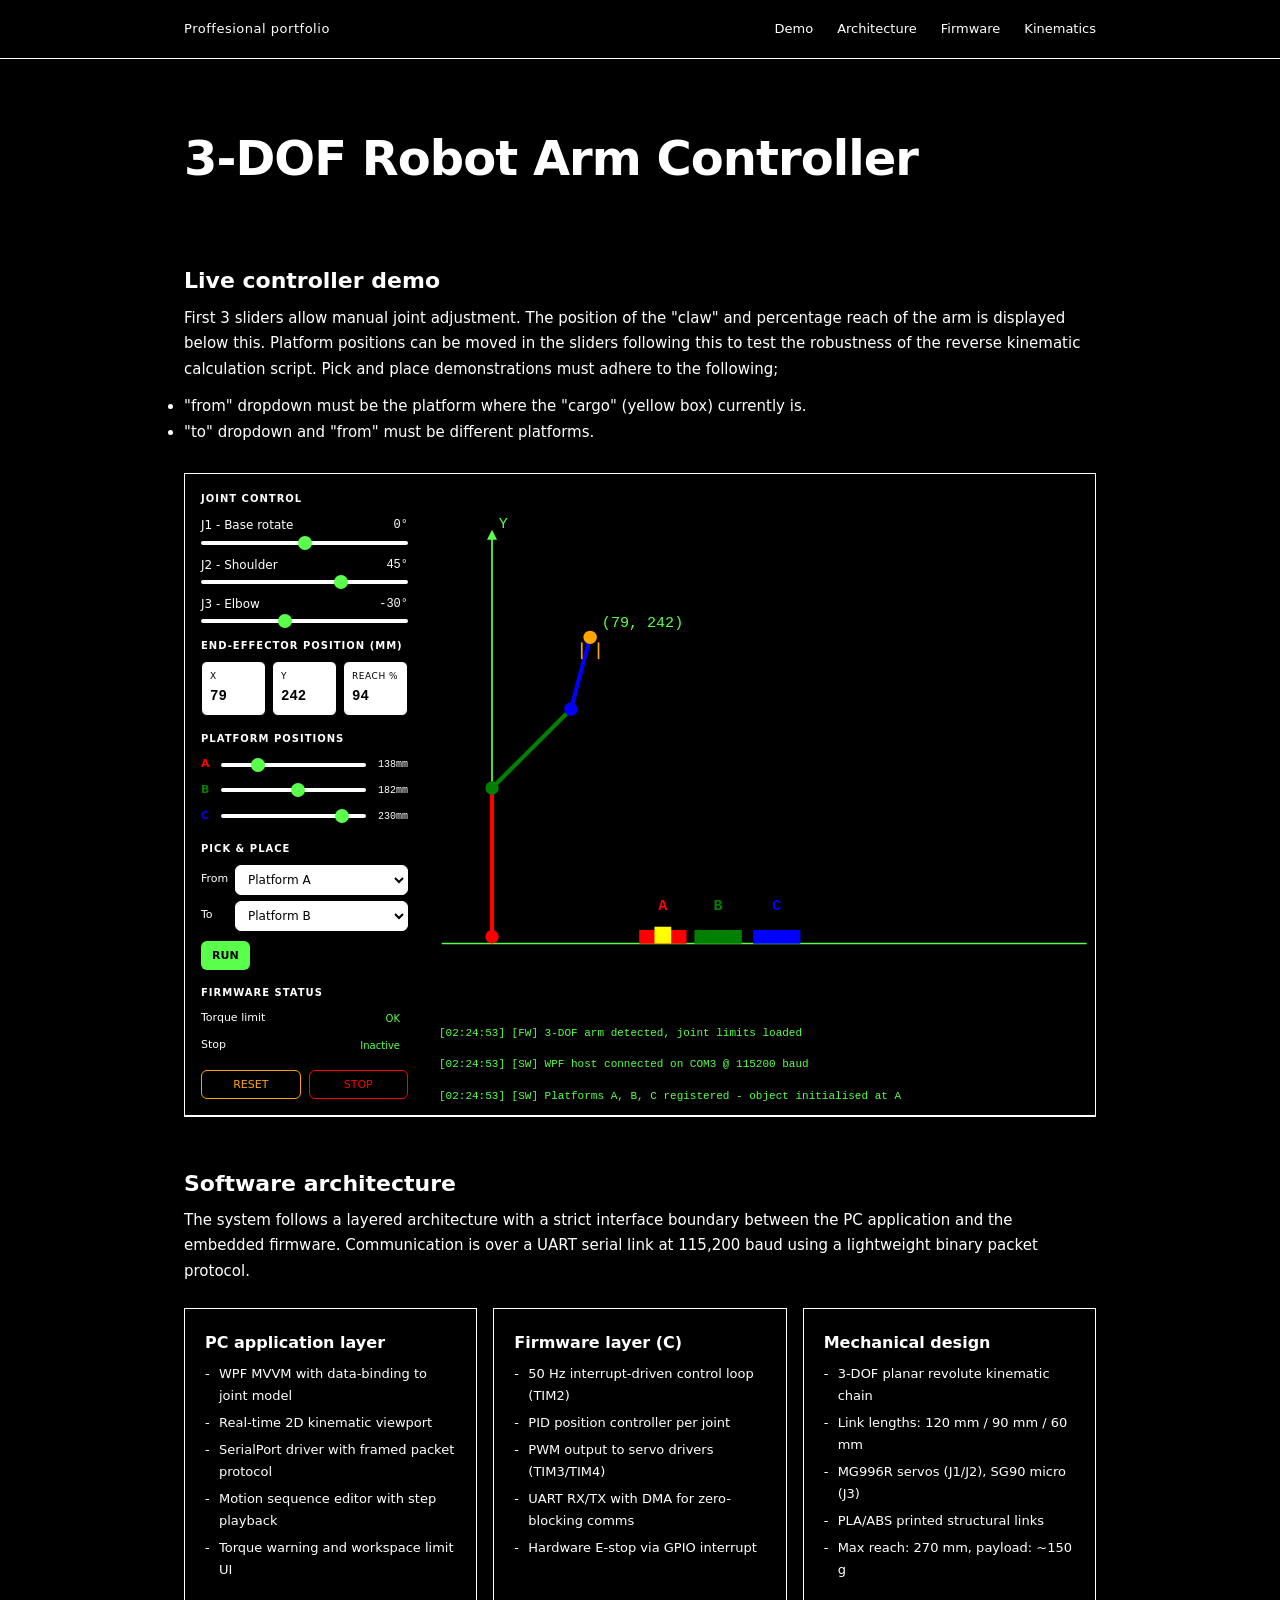
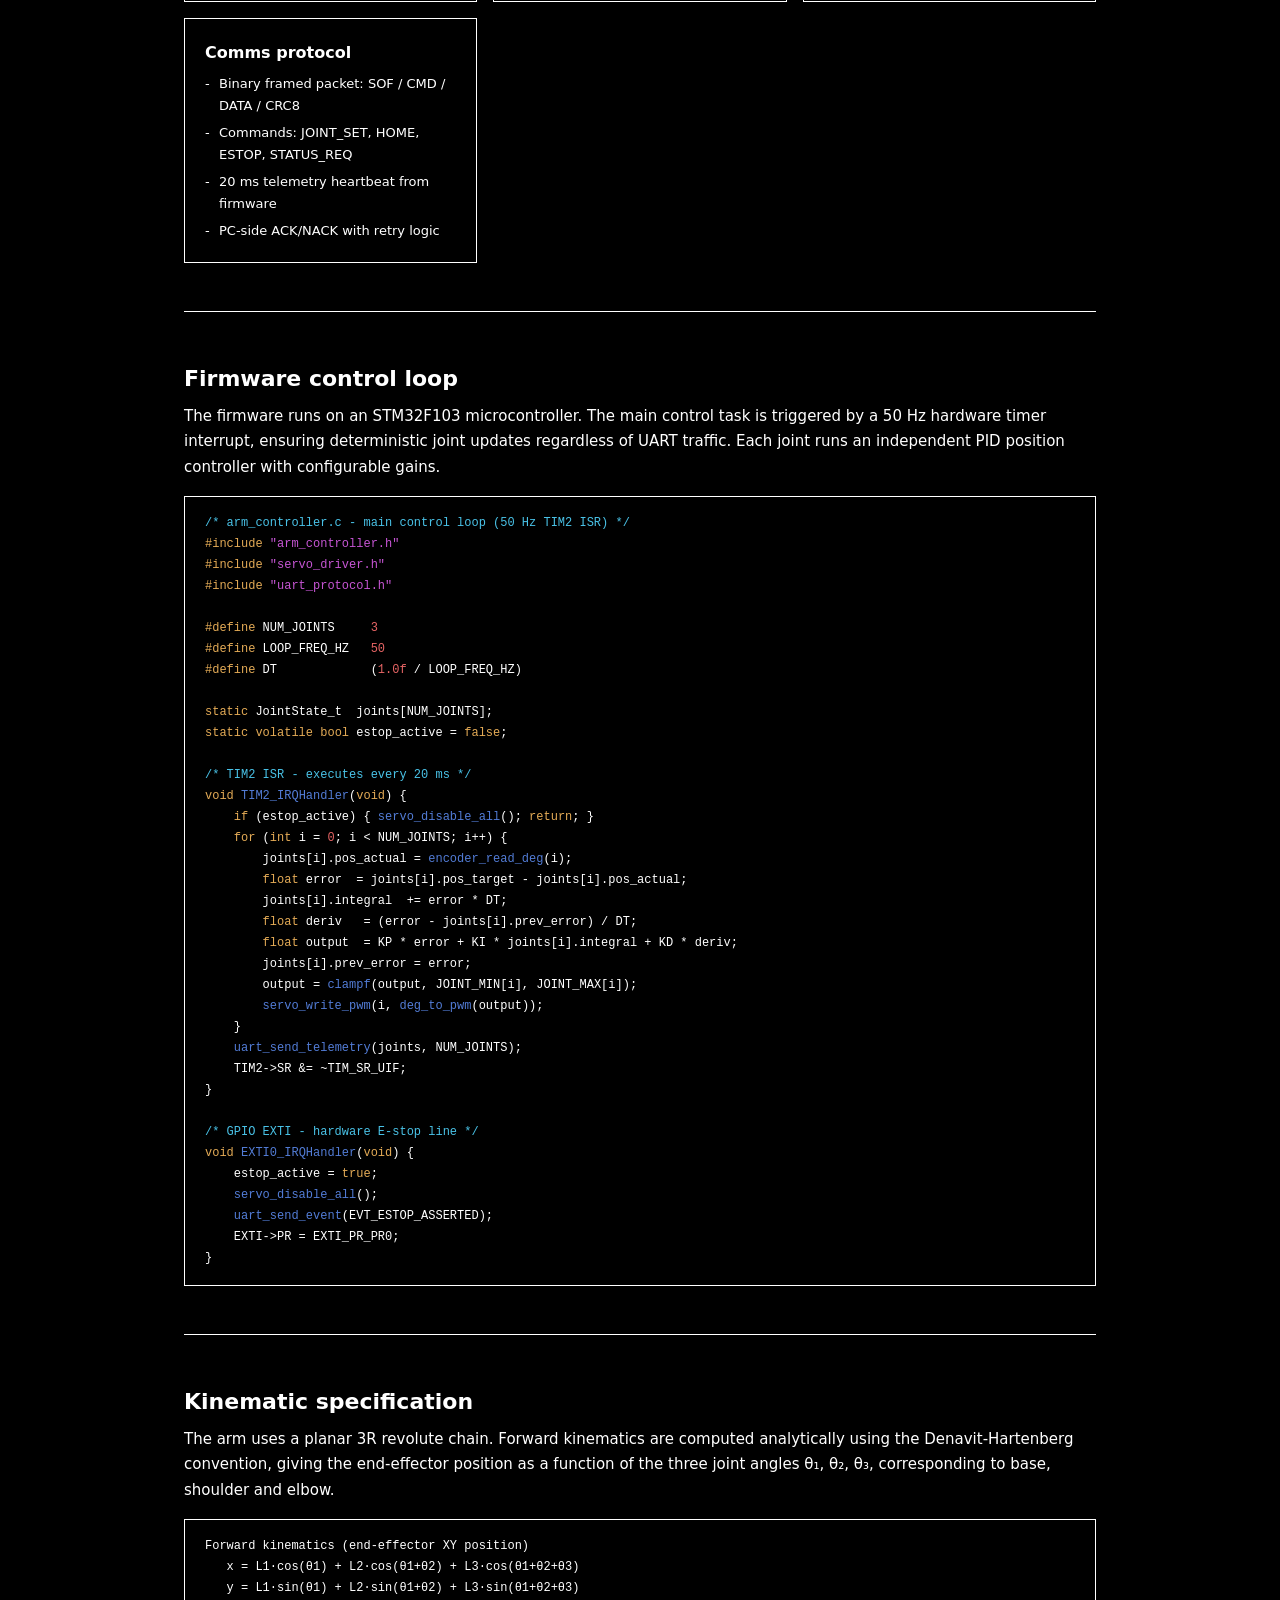
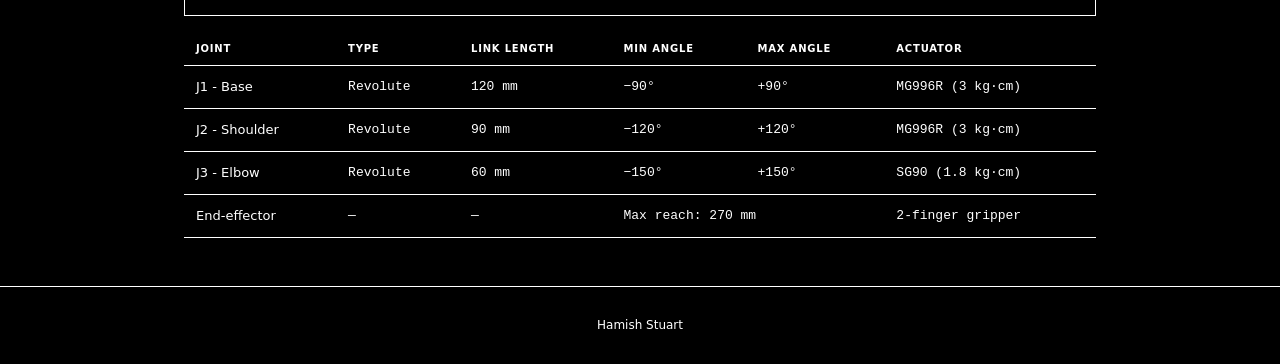
<file: robotarm.html>
<!DOCTYPE html>
<html lang="en">
<head>
<meta charset="UTF-8"/>
<meta name="viewport" content="width=device-width, initial-scale=1.0"/>
<title>3-DOF Robot Arm Controller - Portfolio Project</title>
<style>
  :root {
    --bg: #ffffff;
    --border: black;
    --border2: #ffffff;
    --text: #fff;
    --muted: #fff;
    --accent: #59ff4a;
    --green: #59ff4a;
    --orange: #f5844c;
    --font: 'Inter', system-ui, -apple-system, sans-serif;
    --mono: 'JetBrains Mono', 'Fira Code', 'Cascadia Code', monospace;
    --black: #000;
    --white: #fff;
  }
  *,*::before,*::after{box-sizing:border-box;margin:0;padding:0;}
  html{scroll-behavior:smooth;}
  body{background:var(--black);color:var(--text);font-family:var(--font);font-size:15px;line-height:1.7;}
  a{color:var(--accent);text-decoration:none;}
  a:hover{text-decoration:underline;}
  .page{max-width:960px;margin:0 auto;padding:0 24px;}
  header{border-bottom:1px solid var(--white);padding:18px 0;}
  .header-inner{max-width:960px;margin:0 auto;padding:0 24px;display:flex;align-items:center;justify-content:space-between;}
  .logo{font-size:13px;font-weight:500;color:var(--white);letter-spacing:.04em;}
  .nav{display:flex;gap:24px;font-size:13px;}
  .nav a{color:var(--white);}
  .nav a:hover{color:var(--text);text-decoration:none;}
  .hero{padding:72px 0 56px;}
  h1{font-size:clamp(28px,5vw,48px);font-weight:700;line-height:1.15;letter-spacing:-.02em;margin-bottom:20px;color:#fff;}
  .section{padding:48px 0;border-top:1px solid var(--white);}
  h2{font-size:22px;font-weight:600;color:#fff;margin-bottom:6px;}
  h3{font-size:16px;font-weight:600;color:#fff;margin-bottom:8px;}
  p{color:#fff;margin-bottom:12px;}
  p:last-child{margin-bottom:0;}
  /* demo shell */
  .demo-shell{background:#000;border:1px solid var(--white);overflow:hidden;margin-top:28px;}
  .demo-body{display:grid;grid-template-columns:240px 1fr;min-height:480px;}
  .ctrl-panel{border-right:1px solid var(--border);padding:16px;display:flex;flex-direction:column;gap:14px;background:#000;}
  .cp-label{font-size:10px;font-weight:600;letter-spacing:.1em;text-transform:uppercase;color:white;}
  .joint-row{display:flex;flex-direction:column;gap:5px;}
  .jh{display:flex;justify-content:space-between;}
  .jname{font-size:12px;font-weight:500;color:white;}
  .jval{font-size:12px;font-family:var(--mono);color:white;}
  input[type=range]{width:100%;-webkit-appearance:none;height:4px;background:var(--border2);border-radius:2px;outline:none;cursor:pointer;}
  input[type=range]::-webkit-slider-thumb{-webkit-appearance:none;width:14px;height:14px;border-radius:50%;background:var(--accent);cursor:pointer;}
  .stat-grid{display:grid;grid-template-columns:1fr 1fr 1fr;gap:6px;}
  .stat-box{background:var(--bg);border:1px solid var(--border);border-radius:6px;padding:7px 8px;}
  .stat-box .sl{font-size:9px;color: #000;text-transform:uppercase;letter-spacing:.06em;}
  .stat-box .sv{font-size:14px;font-weight:600;color:#000;font-family:var(--mono);}
  .fw-row{display:flex;flex-direction:column;gap:6px;}
  .fw-item{display:flex;justify-content:space-between;align-items:center;}
  .fw-key{font-size:11px;color:white;}
  .badge{font-size:10px;padding:2px 8px;font-weight:500;}
  .badge.ok{color:var(--green);}
  .badge.warn{color:var(--orange);}
  .btn-row{display:flex;gap:8px;}
  button{flex:1;padding:7px 10px;font-size:11px;font-family:var(--font);border:1px solid var(--border2);border-radius:6px;background:transparent;color:white;cursor:pointer;transition:background .15s;}
  button:hover{background:#222;}
  button:disabled{opacity:.4;cursor:not-allowed;}
  button.primary{background:var(--accent);color:#000;border-color:transparent;font-weight:600;}
  button.primary:hover{opacity:.9;}
  button.danger{border-color:red;color:red;}
  button.home{border-color:orange;color:orange;}
  .pp-row{display:flex;gap:6px;align-items:center;}
  .pp-label{font-size:11px;color:white;min-width:28px;}
  select{flex:1;padding:6px 8px;font-size:12px;font-family:var(--font);background:var(--bg);color: #000;border:1px solid var(--border2);border-radius:6px;outline:none;cursor:pointer;}
  select:focus{border-color:var(--accent);}
  /* right pane */
  .right-pane{display:flex;flex-direction:column;}
  .viz-area{flex:1;position:relative;}
  svg#arm{width:100%;height:100%;min-height:300px;}
  .log-area{height:100px;overflow-y:auto;border-top:1px solid var(--border);padding:8px 14px;font-family:var(--mono);font-size:11px;color:var(--green);background:black;}
  .log-area p{line-height:1.8;white-space:pre;color:var(--green);}
  .log-area p.warn{color:var(--orange);}
  /* architecture cards */
  .arch-grid{display:grid;grid-template-columns:repeat(auto-fit,minmax(260px,1fr));gap:16px;margin-top:24px;}
  .arch-card{background:#000;border:1px solid var(--white);padding:20px;}
  .arch-card h3{color:#fff;margin-bottom:6px;}
  .arch-card ul{list-style:none;display:flex;flex-direction:column;gap:5px;}
  .arch-card ul li{font-size:13px;color:#fff;padding-left:14px;position:relative;}
  .arch-card ul li::before{content:'-';position:absolute;left:0;color:#fff;}
  /* code block */
  .code-block{background: #000;border:1px solid #fff;padding:16px 20px;overflow-x:auto;margin-top:16px;}
  .code-block pre{font-family:var(--mono);font-size:12px;line-height:1.75;color: #fff;}
  .kw{color:#e4ab56;}.fn{color:#527cd6;}.cm{color:#49c2e7;}.nu{color:#e66464;}.str{color:#c655d4;}
  table{width:100%;border-collapse:collapse;margin-top:16px;font-size:13px; border: #fff;}
  th{text-align:left;font-size:10px;font-weight:600;text-transform:uppercase;letter-spacing:.08em;color: #fff;padding:8px 12px;border-bottom:1px solid #fff;}
  td{padding:10px 12px;border-bottom:1px solid #fff;color: #fff;font-family:var(--mono);}
  td:first-child{color: #fff;font-family:var(--font);font-weight:500;}
  footer{border-top:1px solid #fff;padding:28px 0;text-align:center;font-size:12px;color:var(--muted);}
  @media(max-width:620px){.demo-body{grid-template-columns:1fr;}.ctrl-panel{border-right:none;border-bottom:1px solid var(--border);}.nav{display:none;}}
  /* platform sliders */
  .plat-slider-row{display:flex;align-items:center;gap:6px;}
  .plat-slider-label{font-size:11px;font-weight:600;min-width:14px;}
  .plat-slider-label.pA{color:red;}
  .plat-slider-label.pB{color:green;}
  .plat-slider-label.pC{color:blue;}
  .plat-slider-mm{font-size:10px;font-family:var(--mono);color:white;min-width:36px;text-align:right;}
</style>
</head>
<body>

<header>
  <div class="header-inner">
    <div class="logo" href="#main.html">Proffesional portfolio</div>
    <nav class="nav">
      <a href="#demo">Demo</a>
      <a href="#architecture">Architecture</a>
      <a href="#firmware">Firmware</a>
      <a href="#kinematics">Kinematics</a>
    </nav>
  </div>
</header>

<main class="page">

  <section class="hero">
    <h1>3-DOF Robot Arm Controller</h1>
  </section>

  <section>
    <h2>Live controller demo</h2>
    <p>First 3 sliders allow manual joint adjustment. The position of the "claw" and percentage reach of
      the arm is displayed below this. Platform positions can be moved in the sliders following this to test the
      robustness of the reverse kinematic calculation script. Pick and place demonstrations must adhere to the following;
      <ul>
        <li id="demo">"from" dropdown must be the platform where the "cargo" (yellow box) currently is.</li>
        <li id="demo">"to" dropdown and "from" must be different platforms.</li>
      </ul>
    </p>

    <div class="demo-shell">
      <div class="demo-body">

        <div class="ctrl-panel">
          <div>
            <div class="cp-label" style="margin-bottom:8px">Joint control</div>
            <div id="joints-container" style="display:flex;flex-direction:column;gap:10px"></div>
          </div>
          <div>
            <div class="cp-label" style="margin-bottom:7px">End-effector position (mm)</div>
            <div class="stat-grid">
              <div class="stat-box"><div class="sl">X</div><div class="sv" id="sx">0</div></div>
              <div class="stat-box"><div class="sl">Y</div><div class="sv" id="sy">0</div></div>
              <div class="stat-box"><div class="sl">Reach %</div><div class="sv" id="sr">0</div></div>
            </div>
          </div>

          <div>
            <div class="cp-label" style="margin-bottom:8px">Platform positions</div>
            <div style="display:flex;flex-direction:column;gap:7px;">
              <div class="plat-slider-row">
                <span class="plat-slider-label pA">A</span>
                <input type="range" id="slPA" min="118" max="224" value="142" step="1" style="flex:1;"/>
                <span class="plat-slider-mm" id="mmA">75mm</span>
              </div>
              <div class="plat-slider-row">
                <span class="plat-slider-label pB">B</span>
                <input type="range" id="slPB" min="118" max="224" value="175" step="1" style="flex:1;"/>
                <span class="plat-slider-mm" id="mmB">182mm</span>
              </div>
              <div class="plat-slider-row">
                <span class="plat-slider-label pC">C</span>
                <input type="range" id="slPC" min="118" max="224" value="210" step="1" style="flex:1;"/>
                <span class="plat-slider-mm" id="mmC">230mm</span>
              </div>
            </div>
          </div>

          <div>
            <div class="cp-label" style="margin-bottom:8px">Pick &amp; place</div>
            <div class="pp-row" style="margin-bottom:6px">
              <span class="pp-label">From</span>
              <select id="selFrom">
                <option value="A">Platform A</option>
                <option value="B">Platform B</option>
                <option value="C">Platform C</option>
              </select>
            </div>
            <div class="pp-row" style="margin-bottom:10px">
              <span class="pp-label">To</span>
              <select id="selTo">
                <option value="A">Platform A</option>
                <option value="B" selected>Platform B</option>
                <option value="C">Platform C</option>
              </select>
            </div>
            <button class="primary" id="btnRun" onclick="runPickPlace()"> RUN</button>
          </div>

          <div>
            <div class="cp-label" style="margin-bottom:7px">Firmware status</div>
            <div class="fw-row">
              <div class="fw-item"><span class="fw-key">Torque limit</span><span class="badge ok" id="tlim">OK</span></div>
              <div class="fw-item"><span class="fw-key">Stop</span><span class="badge ok" id="estop">Inactive</span></div>
            </div>
          </div>

          <div class="btn-row">
            <button class="home" onclick="runHome()">RESET</button>
            <button class="danger" onclick="triggerEstop()">STOP</button>
          </div>
        </div>

        <div class="right-pane">
          <div class="viz-area">
            <svg id="arm" viewBox="0 0 400 290">
              <defs>
                <marker id="arr" markerWidth="6" markerHeight="6" refX="3" refY="3" orient="auto">
                  <path d="M0,0 L6,3 L0,6 Z" fill="#59ff4a"/>
                </marker>
              </defs>

              <!-- floor -->
              <line x1="10" y1="264" x2="395" y2="264" stroke="#59ff4a" stroke-width="1"/>
              <!-- Y axis -->
              <line x1="40" y1="264" x2="40" y2="20" stroke="#59ff4a" stroke-width="1" marker-end="url(#arr)"/>
              <text x="44" y="16" font-size="9" fill="#59ff4a" font-family="monospace">Y</text>

              <!-- Platform A -->
              <rect id="platAbar"   y="256" height="8" fill="red"/>
              <rect id="platAshelf" y="256" height="8" fill="red"/>
              <text id="platAlbl" y="244" font-size="9" font-weight="600" fill="red" font-family="monospace" text-anchor="middle">A</text>
              <rect id="objA" y="254" width="10" height="10" fill="yellow"/>

              <!-- Platform B -->
              <rect id="platBbar"   y="256" height="8" fill="green"/>
              <rect id="platBshelf" y="256" height="8" fill="green"/>
              <text id="platBlbl" y="244" font-size="9" font-weight="600" fill="green" font-family="monospace" text-anchor="middle">B</text>
              <rect id="objB" y="254" width="10" height="10" fill="yellow" opacity="0"/>

              <!-- Platform C -->
              <rect id="platCbar"   y="256" height="8" fill="blue"/>
              <rect id="platCshelf" y="256" height="8" fill="blue"/>
              <text id="platClbl" y="244" font-size="9" font-weight="600" fill="blue" font-family="monospace" text-anchor="middle">C</text>
              <rect id="objC" y="254" width="10" height="10" fill="yellow" opacity="0"/>

              <!-- cargo -->
              <rect id="cargo" x="0" y="0" width="10" height="10" fill="yellow" opacity="0"/>

              <!-- arm links & joints -->
              <g id="arm-g">
                <line id="l1" stroke="red"    stroke-width="2.5"/>
                <line id="l2" stroke="green"  stroke-width="2.5"/>
                <line id="l3" stroke="blue"   stroke-width="2.5"/>
                <circle id="j0" r="4" fill="red"/>
                <circle id="j1" r="4" fill="green"/>
                <circle id="j2" r="4" fill="blue"/>
                <circle id="ee" r="4" fill="orange"/>
                <line id="grip1" stroke="orange"/>
                <line id="grip2" stroke="orange"/>
              </g>
              <text id="ee-label" font-size="9" fill="#59ff4a" font-family="monospace"></text>
            </svg>
          </div>
          <div class="log-area" id="log"></div>
        </div>
      </div>
    </div>
  </section>

  <section class="section" id="architecture">
    <h2>Software architecture</h2>
    <p>The system follows a layered architecture with a strict interface boundary between the PC application and the embedded firmware. Communication is over a UART serial link at 115,200 baud using a lightweight binary packet protocol.</p>
    <div class="arch-grid">
      <div class="arch-card"><h3>PC application layer</h3><ul>
        <li>WPF MVVM with data-binding to joint model</li>
        <li>Real-time 2D kinematic viewport</li>
        <li>SerialPort driver with framed packet protocol</li>
        <li>Motion sequence editor with step playback</li>
        <li>Torque warning and workspace limit UI</li>
      </ul></div>
      <div class="arch-card"><h3>Firmware layer (C)</h3><ul>
        <li>50 Hz interrupt-driven control loop (TIM2)</li>
        <li>PID position controller per joint</li>
        <li>PWM output to servo drivers (TIM3/TIM4)</li>
        <li>UART RX/TX with DMA for zero-blocking comms</li>
        <li>Hardware E-stop via GPIO interrupt</li>
      </ul></div>
      <div class="arch-card"><h3>Mechanical design</h3><ul>
        <li>3-DOF planar revolute kinematic chain</li>
        <li>Link lengths: 120 mm / 90 mm / 60 mm</li>
        <li>MG996R servos (J1/J2), SG90 micro (J3)</li>
        <li>PLA/ABS printed structural links</li>
        <li>Max reach: 270 mm, payload: ~150 g</li>
      </ul></div>
      <div class="arch-card"><h3>Comms protocol</h3><ul>
        <li>Binary framed packet: SOF / CMD / DATA / CRC8</li>
        <li>Commands: JOINT_SET, HOME, ESTOP, STATUS_REQ</li>
        <li>20 ms telemetry heartbeat from firmware</li>
        <li>PC-side ACK/NACK with retry logic</li>
      </ul></div>
    </div>
  </section>

  <section class="section" id="firmware">
    <h2>Firmware control loop</h2>
    <p>The firmware runs on an STM32F103 microcontroller. The main control task is triggered by a 50 Hz hardware timer interrupt, ensuring deterministic joint updates regardless of UART traffic. Each joint runs an independent PID position controller with configurable gains.</p>
    <div class="code-block"><pre><span class="cm">/* arm_controller.c - main control loop (50 Hz TIM2 ISR) */</span>
<span class="kw">#include</span> <span class="str">"arm_controller.h"</span>
<span class="kw">#include</span> <span class="str">"servo_driver.h"</span>
<span class="kw">#include</span> <span class="str">"uart_protocol.h"</span>

<span class="kw">#define</span> NUM_JOINTS     <span class="nu">3</span>
<span class="kw">#define</span> LOOP_FREQ_HZ   <span class="nu">50</span>
<span class="kw">#define</span> DT             (<span class="nu">1.0f</span> / LOOP_FREQ_HZ)

<span class="kw">static</span> JointState_t  joints[NUM_JOINTS];
<span class="kw">static volatile</span> <span class="kw">bool</span> estop_active = <span class="kw">false</span>;

<span class="cm">/* TIM2 ISR - executes every 20 ms */</span>
<span class="kw">void</span> <span class="fn">TIM2_IRQHandler</span>(<span class="kw">void</span>) {
    <span class="kw">if</span> (estop_active) { <span class="fn">servo_disable_all</span>(); <span class="kw">return</span>; }
    <span class="kw">for</span> (<span class="kw">int</span> i = <span class="nu">0</span>; i &lt; NUM_JOINTS; i++) {
        joints[i].pos_actual = <span class="fn">encoder_read_deg</span>(i);
        <span class="kw">float</span> error  = joints[i].pos_target - joints[i].pos_actual;
        joints[i].integral  += error * DT;
        <span class="kw">float</span> deriv   = (error - joints[i].prev_error) / DT;
        <span class="kw">float</span> output  = KP * error + KI * joints[i].integral + KD * deriv;
        joints[i].prev_error = error;
        output = <span class="fn">clampf</span>(output, JOINT_MIN[i], JOINT_MAX[i]);
        <span class="fn">servo_write_pwm</span>(i, <span class="fn">deg_to_pwm</span>(output));
    }
    <span class="fn">uart_send_telemetry</span>(joints, NUM_JOINTS);
    TIM2-&gt;SR &amp;= ~TIM_SR_UIF;
}

<span class="cm">/* GPIO EXTI - hardware E-stop line */</span>
<span class="kw">void</span> <span class="fn">EXTI0_IRQHandler</span>(<span class="kw">void</span>) {
    estop_active = <span class="kw">true</span>;
    <span class="fn">servo_disable_all</span>();
    <span class="fn">uart_send_event</span>(EVT_ESTOP_ASSERTED);
    EXTI-&gt;PR = EXTI_PR_PR0;
}</pre></div>
  </section>

  <section class="section" id="kinematics">
    <h2>Kinematic specification</h2>
    <p>The arm uses a planar 3R revolute chain. Forward kinematics are computed analytically using the Denavit-Hartenberg convention, giving the end-effector position as a function of the three joint angles &#952;&#8321;, &#952;&#8322;, &#952;&#8323;, corresponding to base, shoulder and elbow.</p>
    <div class="code-block"><pre><span>Forward kinematics (end-effector XY position)
   x = L1&#183;cos(&#952;1) + L2&#183;cos(&#952;1+&#952;2) + L3&#183;cos(&#952;1+&#952;2+&#952;3)
   y = L1&#183;sin(&#952;1) + L2&#183;sin(&#952;1+&#952;2) + L3&#183;sin(&#952;1+&#952;2+&#952;3)</span></pre></div>
    <table>
      <thead><tr><th>Joint</th><th>Type</th><th>Link length</th><th>Min angle</th><th>Max angle</th><th>Actuator</th></tr></thead>
      <tbody>
        <tr><td>J1 - Base</td><td>Revolute</td><td>120 mm</td><td>&#8722;90&#176;</td><td>+90&#176;</td><td>MG996R (3 kg&#183;cm)</td></tr>
        <tr><td>J2 - Shoulder</td><td>Revolute</td><td>90 mm</td><td>&#8722;120&#176;</td><td>+120&#176;</td><td>MG996R (3 kg&#183;cm)</td></tr>
        <tr><td>J3 - Elbow</td><td>Revolute</td><td>60 mm</td><td>&#8722;150&#176;</td><td>+150&#176;</td><td>SG90 (1.8 kg&#183;cm)</td></tr>
        <tr><td>End-effector</td><td>&#8212;</td><td>&#8212;</td><td colspan="2">Max reach: 270 mm</td><td>2-finger gripper</td></tr>
      </tbody>
    </table>
  </section>

</main>
<footer><p>Hamish Stuart</p></footer>

<script>
const LINKS  = [120, 90, 60];
const LIMITS = [[-90,90],[-120,120],[-150,150]];
const NAMES  = ['J1 - Base rotate','J2 - Shoulder','J3 - Elbow'];

const SX = 40, SY = 260, SCALE = 0.74;
const PICK_Y  = 253;
const HOVER_Y = 203;
const PLAT_W  = 28;

const platX = { A: 142, B: 175, C: 210 };

const HOME_ANGLES = [0, 0, 0];
let angles = [0, 45, -30];
let stopped = false, busy = false;
let objLocation = 'A';

// ── Analytical IK ──────────────────────────────────────────────────────────
function rad(d) { return d * Math.PI / 180; }
function deg(r) { return r * 180 / Math.PI; }

const Lpx = LINKS.map(l => l * SCALE);

function solveIKatPhi(tx, ty, phi_deg) {
  const phi_r = rad(phi_deg);
  const wx = tx - Math.cos(phi_r - Math.PI/2) * Lpx[2];
  const wy = ty - Math.sin(phi_r - Math.PI/2) * Lpx[2];
  const dx = wx - SX, dy = wy - SY;
  const r2 = dx*dx + dy*dy;
  if (r2 > (Lpx[0]+Lpx[1]+0.01)**2) return [];
  const cos_j2 = (r2 - Lpx[0]*Lpx[0] - Lpx[1]*Lpx[1]) / (2*Lpx[0]*Lpx[1]);
  if (Math.abs(cos_j2) > 1) return [];
  const results = [];
  for (const sign of [1, -1]) {
    const j2_r = sign * Math.acos(cos_j2);
    const j2 = deg(j2_r);
    const k1 = Lpx[0] + Lpx[1]*Math.cos(j2_r), k2 = Lpx[1]*Math.sin(j2_r);
    const j1 = deg(Math.atan2(dy, dx) - Math.atan2(k2, k1)) + 90;
    const j3 = phi_deg - j1 - j2;
    if (j1 < LIMITS[0][0] || j1 > LIMITS[0][1]) continue;
    if (j2 < LIMITS[1][0] || j2 > LIMITS[1][1]) continue;
    if (j3 < LIMITS[2][0] || j3 > LIMITS[2][1]) continue;
    const p = fkPoints([j1,j2,j3]);
    const ee = p[3];
    if (Math.sqrt((ee[0]-tx)**2+(ee[1]-ty)**2) > 0.5) continue;
    results.push({ j1, j2, j3 });
  }
  return results;
}

function computeIK(tx, ty) {
  let best = null;
  for (let phi = 90; phi <= 270; phi += 0.5) {
    for (const r of solveIKatPhi(tx, ty, phi)) {
      if (r.j1 < 0) continue;
      const score = Math.abs(r.j2)*0.5 + Math.abs(r.j1)*0.5;
      if (!best || score < best.score) best = { ...r, score };
    }
  }
  return best;
}

// ── FK & rendering ─────────────────────────────────────────────────────────
function fkPoints(a) {
  let x = SX, y = SY, cum = 0;
  const pts = [[x, y]];
  for (let i = 0; i < 3; i++) {
    cum += a[i];
    x += Math.cos(rad(cum - 90)) * Lpx[i];
    y += Math.sin(rad(cum - 90)) * Lpx[i];
    pts.push([x, y]);
  }
  return pts;
}

function realFK(a) {
  let x = 0, y = 0, cum = 0;
  for (let i = 0; i < 3; i++) {
    cum += a[i];
    x += Math.cos(rad(cum - 90)) * LINKS[i];
    y += Math.sin(rad(cum - 90)) * LINKS[i];
  }
  return { x: Math.round(x), y: Math.round(-y) };
}

function clamp(v, i) { return Math.max(LIMITS[i][0], Math.min(LIMITS[i][1], v)); }

function updateViz(carryingCargo) {
  const pts = fkPoints(angles);
  ['l1','l2','l3'].forEach((id,i) => {
    const el = document.getElementById(id);
    el.setAttribute('x1',pts[i][0]); el.setAttribute('y1',pts[i][1]);
    el.setAttribute('x2',pts[i+1][0]); el.setAttribute('y2',pts[i+1][1]);
  });
  ['j0','j1','j2'].forEach((id,i) => {
    const c = document.getElementById(id);
    c.setAttribute('cx',pts[i][0]); c.setAttribute('cy',pts[i][1]);
  });
  const [ex, ey] = pts[3];
  document.getElementById('ee').setAttribute('cx',ex);
  document.getElementById('ee').setAttribute('cy',ey);
  const g1=document.getElementById('grip1'), g2=document.getElementById('grip2');
  g1.setAttribute('x1',ex-5); g1.setAttribute('y1',ey+3); g1.setAttribute('x2',ex-5); g1.setAttribute('y2',ey+13);
  g2.setAttribute('x1',ex+5); g2.setAttribute('y1',ey+3); g2.setAttribute('x2',ex+5); g2.setAttribute('y2',ey+13);
  const cargo = document.getElementById('cargo');
  if (carryingCargo) {
    cargo.setAttribute('x', ex-5); cargo.setAttribute('y', ey+3); cargo.setAttribute('opacity','1');
  } else {
    cargo.setAttribute('opacity','0');
  }
  const rp = realFK(angles);
  document.getElementById('sx').textContent = rp.x;
  document.getElementById('sy').textContent = rp.y;
  const maxR = LINKS.reduce((a,b)=>a+b,0);
  document.getElementById('sr').textContent = Math.round(Math.sqrt(rp.x**2+rp.y**2)/maxR*100);
  const lbl = document.getElementById('ee-label');
  lbl.setAttribute('x',ex+7); lbl.setAttribute('y',ey-6);
  lbl.textContent = '('+rp.x+', '+rp.y+')';
  const over = Math.abs(angles[1])>100||Math.abs(angles[2])>75;
  const tb = document.getElementById('tlim');
  tb.textContent = over?'Warning':'OK'; tb.className='badge'+(over?' warn':' ok');
}

function setObjVisibility() {
  ['A','B','C'].forEach(p => {
    document.getElementById('obj'+p).setAttribute('opacity', objLocation===p?'1':'0');
  });
}

// ── Platform geometry ──────────────────────────────────────────────────────
function updatePlatformSVG(key) {
  const cx = platX[key];
  ['plat'+key+'bar','plat'+key+'shelf'].forEach(id => {
    document.getElementById(id).setAttribute('x', cx - PLAT_W/2);
    document.getElementById(id).setAttribute('width', PLAT_W);
  });
  document.getElementById('plat'+key+'lbl').setAttribute('x', cx);
  document.getElementById('obj'+key).setAttribute('x', cx - 5);
}

function updateAllPlatforms() { ['A','B','C'].forEach(k => updatePlatformSVG(k)); }

function svgXtoMM(svgX) { return Math.round((svgX - SX) / SCALE); }

function initPlatformSliders() {
  ['A','B','C'].forEach(key => {
    const slider = document.getElementById('slP'+key);
    const mmLabel = document.getElementById('mm'+key);
    mmLabel.textContent = svgXtoMM(platX[key])+'mm';
    slider.value = platX[key];
    slider.addEventListener('input', e => {
      if (busy) return;
      platX[key] = parseInt(e.target.value);
      mmLabel.textContent = svgXtoMM(platX[key])+'mm';
      updatePlatformSVG(key);
    });
  });
}

// ── Joint sliders ──────────────────────────────────────────────────────────
function buildJoints() {
  const c = document.getElementById('joints-container'); c.innerHTML='';
  NAMES.forEach((name,i) => {
    const d = document.createElement('div'); d.className='joint-row';
    d.innerHTML='<div class="jh"><span class="jname">'+name+'</span><span class="jval" id="av'+i+'">'+angles[i]+'°</span></div>'
      +'<input type="range" min="'+LIMITS[i][0]+'" max="'+LIMITS[i][1]+'" value="'+angles[i]+'" step="1" id="sl'+i+'">';
    c.appendChild(d);
    document.getElementById('sl'+i).addEventListener('input', e => {
      if (stopped||busy) return;
      angles[i]=parseInt(e.target.value);
      document.getElementById('av'+i).textContent=angles[i]+'°';
      updateViz(false);
      appendLog('[FW] joint_write(J'+(i+1)+', '+angles[i]+')');
    });
  });
}

function setSliders() {
  for(let i=0;i<3;i++){
    const sl=document.getElementById('sl'+i);
    if(sl){sl.value=angles[i];document.getElementById('av'+i).textContent=angles[i]+'°';}
  }
}

// ── Logging ────────────────────────────────────────────────────────────────
function appendLog(msg, cls) {
  const log=document.getElementById('log');
  const p=document.createElement('p'); if(cls)p.className=cls;
  const ts=new Date().toLocaleTimeString('en-AU',{hour12:false});
  p.textContent='['+ts+'] '+msg; log.appendChild(p);
  if(log.children.length>80)log.removeChild(log.firstChild);
  log.scrollTop=log.scrollHeight;
}

// ── Animation ──────────────────────────────────────────────────────────────
function sleep(ms){return new Promise(r=>setTimeout(r,ms));}

async function animateTo(targetAngles, carrying, steps=40) {
  const start=[...angles];
  const target=targetAngles.map((t,i)=>clamp(t,i));
  for(let s=0;s<=steps;s++){
    if(stopped)return;
    for(let i=0;i<3;i++) angles[i]=Math.round(start[i]+(target[i]-start[i])*s/steps);
    setSliders(); updateViz(carrying);
    await sleep(14);
  }
  angles=[...target]; setSliders(); updateViz(carrying);
}

// ── Controls ───────────────────────────────────────────────────────────────
function runHome() {
  if(stopped||busy)return;
  angles=[...HOME_ANGLES]; setSliders(); updateViz(false);
  appendLog('[FW] motion_goto_home() — all joints zeroed');
}

function triggerEstop() {
  stopped=!stopped;
  const b=document.getElementById('estop');
  b.textContent=stopped?'ACTIVE':'Inactive';
  b.className='badge'+(stopped?' warn':' ok');
  appendLog(stopped?'[FW] E-STOP asserted — drives disabled':'[FW] E-STOP cleared', stopped?'warn':null);
  document.getElementById('btnRun').disabled=stopped;
}

async function runPickPlace() {
  if(busy||stopped) return;
  const from=document.getElementById('selFrom').value;
  const to  =document.getElementById('selTo').value;
  if(from===to){appendLog('[SW] ERROR: source and destination are the same','warn');return;}
  if(objLocation!==from){appendLog('[SW] ERROR: no object at platform '+from+' (object is at '+objLocation+')','warn');return;}

  const srcX=platX[from], dstX=platX[to];
  const srcPick =computeIK(srcX, PICK_Y);
  const srcHover=computeIK(srcX, HOVER_Y);
  const dstPick =computeIK(dstX, PICK_Y);
  const dstHover=computeIK(dstX, HOVER_Y);

  if(!srcPick||!srcHover){appendLog('[SW] ERROR: platform '+from+' out of reach','warn');return;}
  if(!dstPick||!dstHover){appendLog('[SW] ERROR: platform '+to+' out of reach','warn');return;}

  busy=true;
  document.getElementById('btnRun').disabled=true;
  appendLog('[SW] pick_and_place('+from+' -> '+to+') initiated');
  appendLog('[IK] J_pick_src=['+[srcPick.j1,srcPick.j2,srcPick.j3].map(v=>Math.round(v)).join(',')+']');
  appendLog('[IK] J_pick_dst=['+[dstPick.j1,dstPick.j2,dstPick.j3].map(v=>Math.round(v)).join(',')+']');

  appendLog('[FW] moving to hover above platform '+from);
  await animateTo([srcHover.j1,srcHover.j2,srcHover.j3], false);
  await sleep(180);

  appendLog('[FW] descending to pick point on platform '+from);
  await animateTo([srcPick.j1,srcPick.j2,srcPick.j3], false, 25);
  await sleep(280);

  appendLog('[FW] gripper_close() - object acquired at platform '+from);
  document.getElementById('obj'+from).setAttribute('opacity','0');
  document.getElementById('cargo').setAttribute('opacity','1');
  await sleep(220);

  appendLog('[FW] ascending with payload');
  await animateTo([srcHover.j1,srcHover.j2,srcHover.j3], true);
  await sleep(180);

  appendLog('[FW] traversing to platform '+to);
  await animateTo([dstHover.j1,dstHover.j2,dstHover.j3], true);
  await sleep(180);

  appendLog('[FW] descending to drop point on platform '+to);
  await animateTo([dstPick.j1,dstPick.j2,dstPick.j3], true, 25);
  await sleep(280);

  appendLog('[FW] gripper_open() - object released at platform '+to);
  objLocation=to;
  setObjVisibility();
  document.getElementById('cargo').setAttribute('opacity','0');
  await sleep(220);

  appendLog('[FW] ascending clear of platform '+to);
  await animateTo([dstHover.j1,dstHover.j2,dstHover.j3], false);
  await sleep(180);

  appendLog('[FW] returning to home position');
  await animateTo(HOME_ANGLES, false);

  appendLog('[SW] transfer complete - object now at platform '+to);
  busy=false;
  document.getElementById('btnRun').disabled=false;
}

// ── Init ───────────────────────────────────────────────────────────────────
buildJoints();
initPlatformSliders();
updateAllPlatforms();
updateViz(false);
setObjVisibility();
appendLog('[FW] 3-DOF arm detected, joint limits loaded');
appendLog('[SW] WPF host connected on COM3 @ 115200 baud');
appendLog('[SW] Platforms A, B, C registered - object initialised at A');
</script>
</body>
</html>
</file>
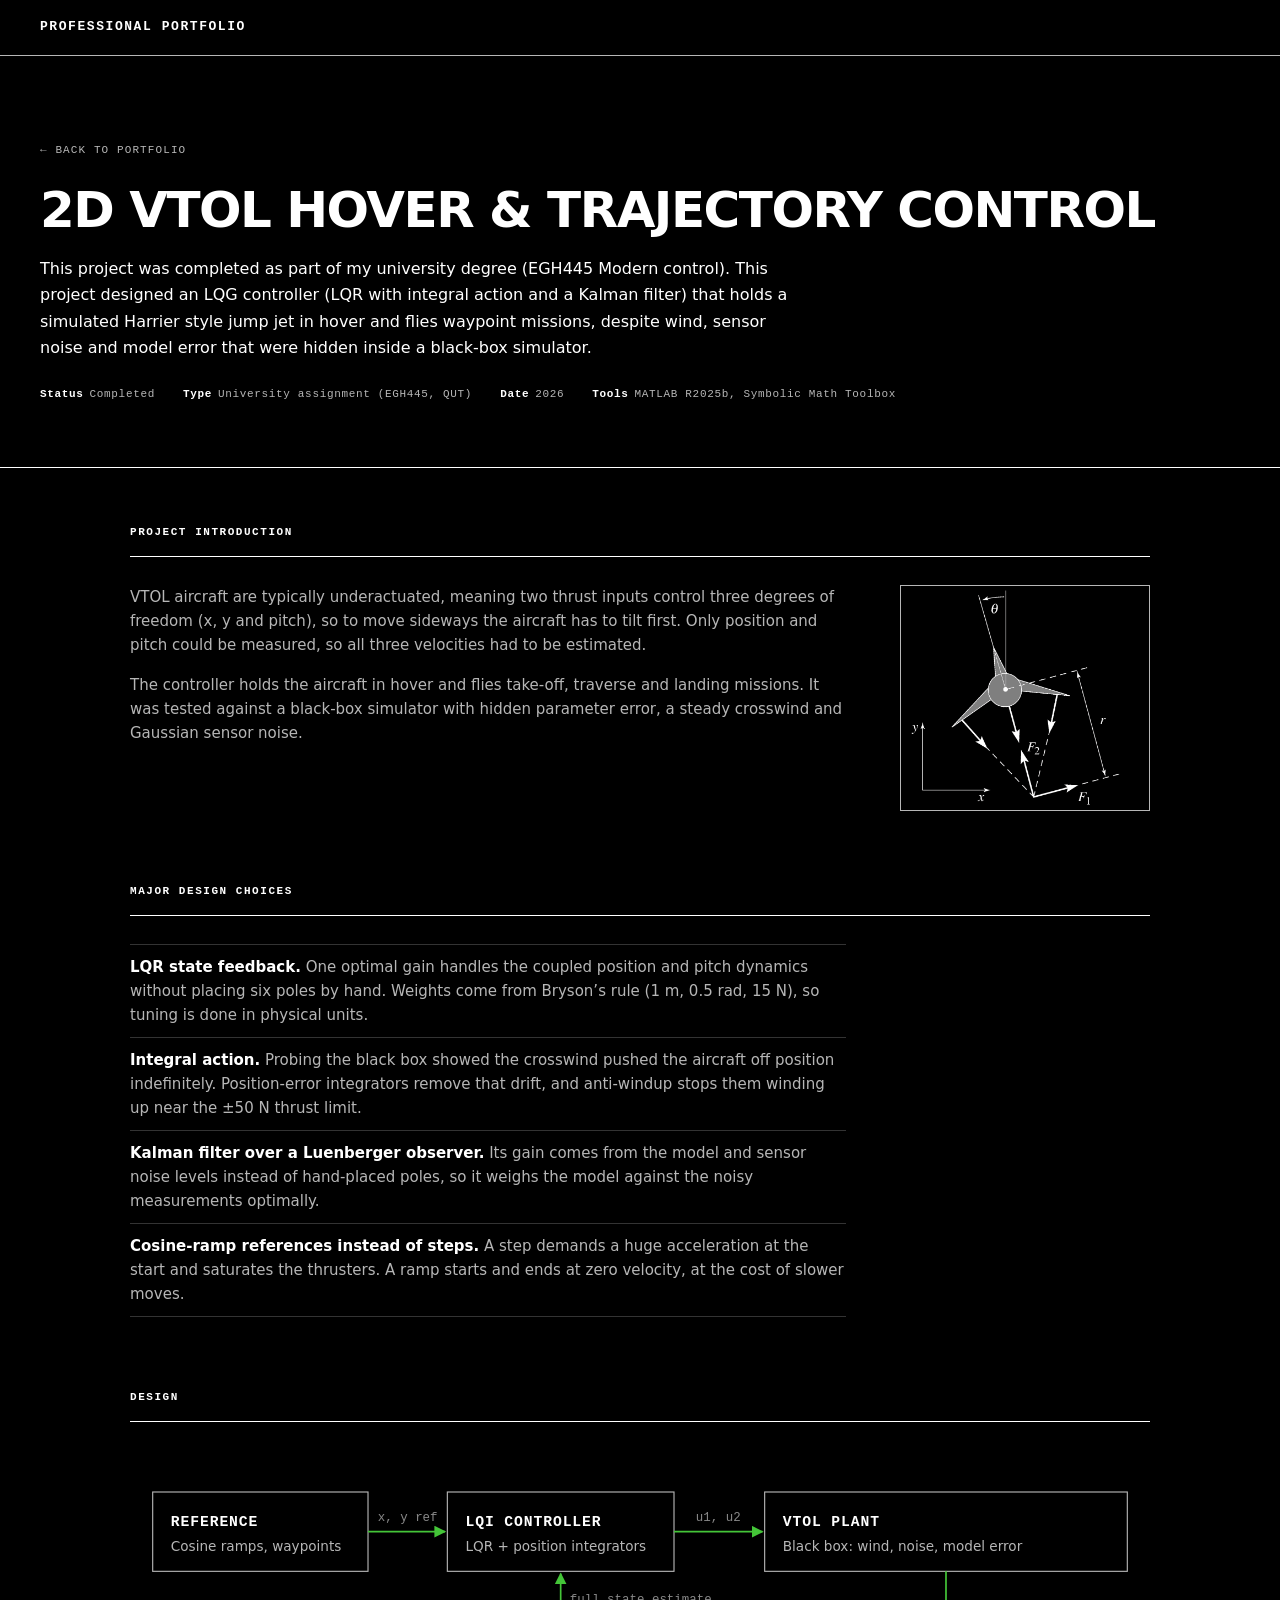
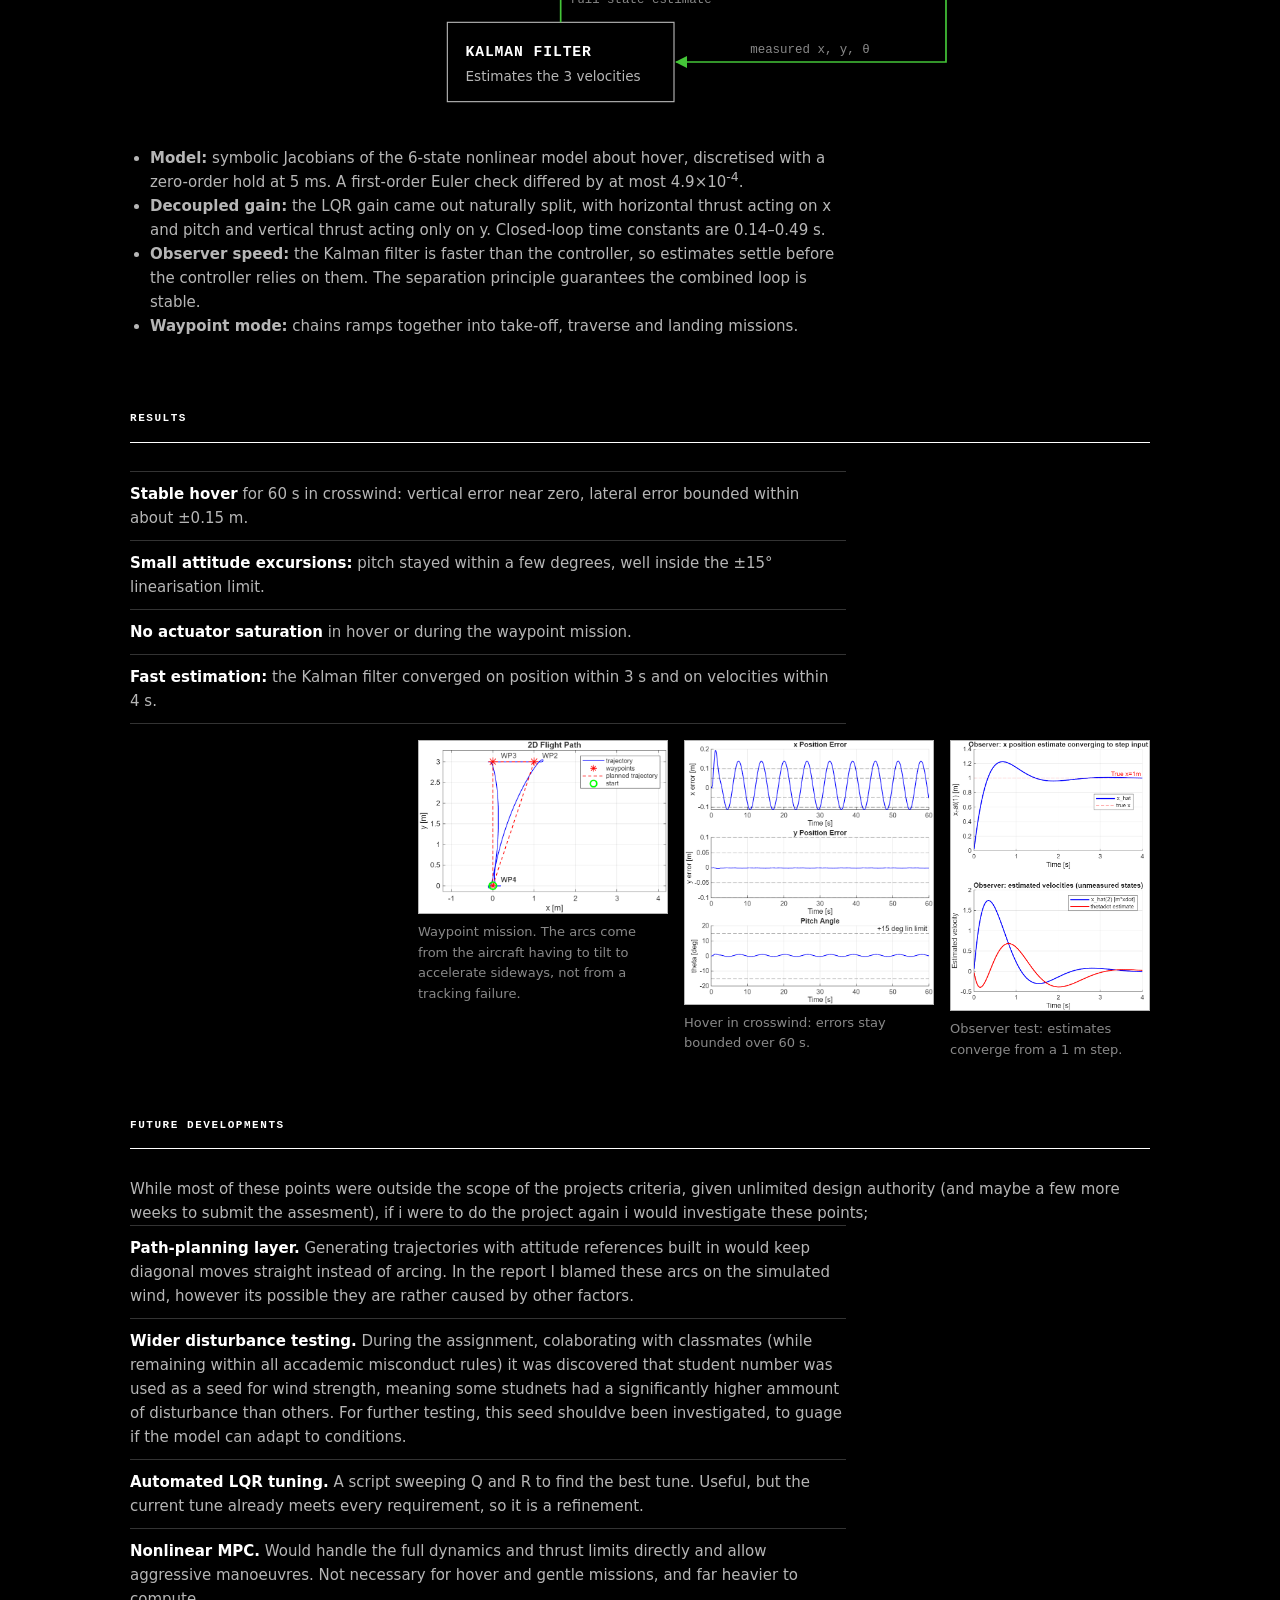
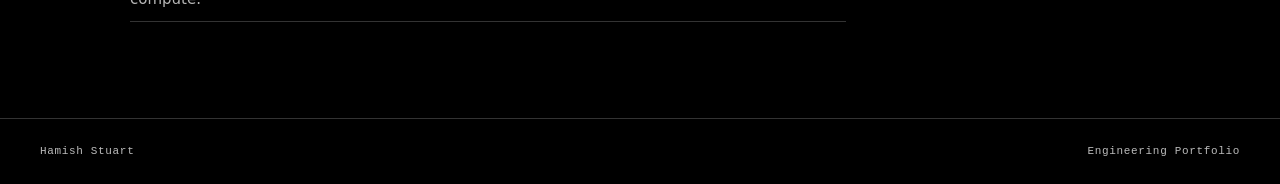
<file: VTOL.html>
<!DOCTYPE html>
<html lang="en">
<head>
<meta charset="UTF-8"/>
<meta name="viewport" content="width=device-width, initial-scale=1.0"/>
<title>2D VTOL Hover &amp; Trajectory Control — Hamish Stuart</title>
<link rel="stylesheet" href="styles.css"/>
</head>
<body>

<header>
  <a class="logo" href="index.html">Professional portfolio</a>
</header>

<div class="hero">
  <a class="back-link" href="index.html">&larr; Back to portfolio</a>

  <h1>2D VTOL HOVER &amp; TRAJECTORY CONTROL</h1>

  <p class="hero-sub">This project was completed as part of my university degree (EGH445 Modern control).  This project designed an LQG controller (LQR with integral action and a Kalman filter) that holds a
    simulated Harrier style jump jet in hover and flies waypoint missions, despite wind, sensor noise
    and model error that were hidden inside a black-box simulator.</p>

  <div class="project-meta">
    <span><strong>Status</strong>Completed</span>
    <span><strong>Type</strong>University assignment (EGH445, QUT)</span>
    <span><strong>Date</strong>2026</span>
    <span><strong>Tools</strong>MATLAB R2025b, Symbolic Math Toolbox</span>
  </div>
</div>

<main class="content">

  <section class="proj-section" id="introduction">
    <div class="section-header"><h2 class="section-title">Project introduction</h2></div>
    <div class="project-body">
      <img class="img-right" src="vtol2.png" width="250" alt="Forces acting on a 2D VTOL aircraft">
      <p>VTOL aircraft are typically underactuated, meaning two thrust inputs control three degrees of freedom
        (x, y and pitch), so to move sideways the aircraft has to tilt first. Only position and pitch could
        be measured, so all three velocities had to be estimated.</p>
      <p>The controller holds the aircraft in hover and flies take-off, traverse and landing missions. It was
        tested against a black-box simulator with hidden parameter error, a steady crosswind and Gaussian sensor noise.</p>
    </div>
  </section>

  <section class="proj-section" id="design-choices">
    <div class="section-header"><h2 class="section-title">Major design choices</h2></div>
    <div class="project-body">
      <ul class="key-results">
        <li><strong>LQR state feedback.</strong> One optimal gain handles the coupled position and pitch dynamics
          without placing six poles by hand. Weights come from Bryson&rsquo;s rule (1&nbsp;m, 0.5&nbsp;rad, 15&nbsp;N),
          so tuning is done in physical units.</li>
        <li><strong>Integral action.</strong> Probing the black box showed the crosswind pushed the aircraft off
          position indefinitely. Position-error integrators remove that drift, and anti-windup stops them winding
          up near the &plusmn;50&nbsp;N thrust limit.</li>
        <li><strong>Kalman filter over a Luenberger observer.</strong> Its gain comes from the model and sensor
          noise levels instead of hand-placed poles, so it weighs the model against the noisy measurements optimally.</li>
        <li><strong>Cosine-ramp references instead of steps.</strong> A step demands a huge acceleration at the start
          and saturates the thrusters. A ramp starts and ends at zero velocity, at the cost of slower moves.</li>
      </ul>
    </div>
  </section>

  <section class="proj-section" id="design">
    <div class="section-header"><h2 class="section-title">Design</h2></div>
    <div class="project-body">
      <div class="diagram-wrap">
        <svg class="diagram" viewBox="0 0 900 230" role="img"
             aria-label="Control loop: the reference generator feeds the LQI controller, which drives the VTOL plant. Measured position and pitch go to a Kalman filter, which returns the full state estimate to the controller.">
          <defs>
            <marker id="dg-arrow" viewBox="0 0 10 10" refX="9" refY="5" markerWidth="7" markerHeight="7" orient="auto-start-reverse">
              <path class="dg-head" d="M0,0 L10,5 L0,10 Z"/>
            </marker>
          </defs>

          <rect class="dg-box" x="20" y="30" width="190" height="70"/>
          <text class="dg-title" x="36" y="60">REFERENCE</text>
          <text class="dg-sub"   x="36" y="82">Cosine ramps, waypoints</text>

          <rect class="dg-box" x="280" y="30" width="200" height="70"/>
          <text class="dg-title" x="296" y="60">LQI CONTROLLER</text>
          <text class="dg-sub"   x="296" y="82">LQR + position integrators</text>

          <rect class="dg-box" x="560" y="30" width="320" height="70"/>
          <text class="dg-title" x="576" y="60">VTOL PLANT</text>
          <text class="dg-sub"   x="576" y="82">Black box: wind, noise, model error</text>

          <rect class="dg-box" x="280" y="145" width="200" height="70"/>
          <text class="dg-title" x="296" y="175">KALMAN FILTER</text>
          <text class="dg-sub"   x="296" y="197">Estimates the 3 velocities</text>

          <path class="dg-line" d="M210,65 H278" marker-end="url(#dg-arrow)"/>
          <text class="dg-label" x="245" y="56" text-anchor="middle">x, y ref</text>
          <path class="dg-line" d="M480,65 H558" marker-end="url(#dg-arrow)"/>
          <text class="dg-label" x="519" y="56" text-anchor="middle">u1, u2</text>
          <path class="dg-line" d="M720,100 V180 H482" marker-end="url(#dg-arrow)"/>
          <text class="dg-label" x="600" y="172" text-anchor="middle">measured x, y, &#952;</text>
          <path class="dg-line" d="M380,145 V102" marker-end="url(#dg-arrow)"/>
          <text class="dg-label" x="388" y="128">full state estimate</text>
        </svg>
      </div>

      <ul>
        <li><strong>Model:</strong> symbolic Jacobians of the 6-state nonlinear model about hover, discretised with
          a zero-order hold at 5&nbsp;ms. A first-order Euler check differed by at most 4.9&times;10<sup>-4</sup>.</li>
        <li><strong>Decoupled gain:</strong> the LQR gain came out naturally split, with horizontal thrust acting on
          x and pitch and vertical thrust acting only on y. Closed-loop time constants are 0.14&ndash;0.49&nbsp;s.</li>
        <li><strong>Observer speed:</strong> the Kalman filter is faster than the controller, so estimates settle
          before the controller relies on them. The separation principle guarantees the combined loop is stable.</li>
        <li><strong>Waypoint mode:</strong> chains ramps together into take-off, traverse and landing missions.</li>
      </ul>
    </div>
  </section>

  <section class="proj-section" id="results">
    <div class="section-header"><h2 class="section-title">Results</h2></div>
    <div class="project-body">
      <ul class="key-results">
        <li><strong>Stable hover</strong> for 60&nbsp;s in crosswind: vertical error near zero, lateral error bounded within about &plusmn;0.15&nbsp;m.</li>
        <li><strong>Small attitude excursions:</strong> pitch stayed within a few degrees, well inside the &plusmn;15&deg; linearisation limit.</li>
        <li><strong>No actuator saturation</strong> in hover or during the waypoint mission.</li>
        <li><strong>Fast estimation:</strong> the Kalman filter converged on position within 3&nbsp;s and on velocities within 4&nbsp;s.</li>
      </ul>

      <div class="fig-row">
  <figure>
    <img src="vtol-waypoint-path.png" width="250" alt="2D flight path of a waypoint mission, closely following the planned path"/>
    <figcaption>Waypoint mission. The arcs come from the aircraft having to tilt to accelerate sideways, not from a tracking failure.</figcaption>
  </figure>
  <figure>
    <img src="vtol-hover-error.png" width="250" alt="Position error and pitch angle over 60 seconds of hover, all bounded"/>
    <figcaption>Hover in crosswind: errors stay bounded over 60&nbsp;s.</figcaption>
  </figure>
  <figure>
    <img src="vtol-observer.png" width="200" alt="Kalman filter estimates converging after a 1 m step"/>
    <figcaption>Observer test: estimates converge from a 1&nbsp;m step.</figcaption>
  </figure>
</div>
  </section>

  <section class="proj-section" id="future-developments">
    <div class="section-header"><h2 class="section-title">Future developments</h2></div>
    <div class="project-body">While most of these points were outside the scope of the projects criteria, given unlimited design authority (and maybe a few more weeks to submit the assesment), if i were to do the project again i would investigate these points;
      <ul class="key-results">
        
        <li><strong>Path-planning layer.</strong> Generating trajectories with attitude references built in would
          keep diagonal moves straight instead of arcing. In the report I blamed these arcs on the simulated wind, however its possible they are rather caused by other factors.</li>
        <li><strong>Wider disturbance testing.</strong> During the assignment, colaborating with classmates (while remaining within all accademic misconduct rules) it was
        discovered that student number was used as a seed for wind strength, meaning some studnets had a significantly higher ammount of disturbance than others.  For further testing, this seed shouldve been investigated, to guage if the model can adapt to conditions.</li>
        <li><strong>Automated LQR tuning.</strong> A script sweeping Q and R to find the best tune. Useful, but the
          current tune already meets every requirement, so it is a refinement.</li>
        <li><strong>Nonlinear MPC.</strong> Would handle the full dynamics and thrust limits directly and allow
          aggressive manoeuvres. Not necessary for hover and gentle missions, and far heavier to compute.</li>
      </ul>
    </div>
  </section>

</main>

<footer>
  <span>Hamish Stuart</span>
  <span>Engineering Portfolio</span>
</footer>

</body>
</html>
</file>
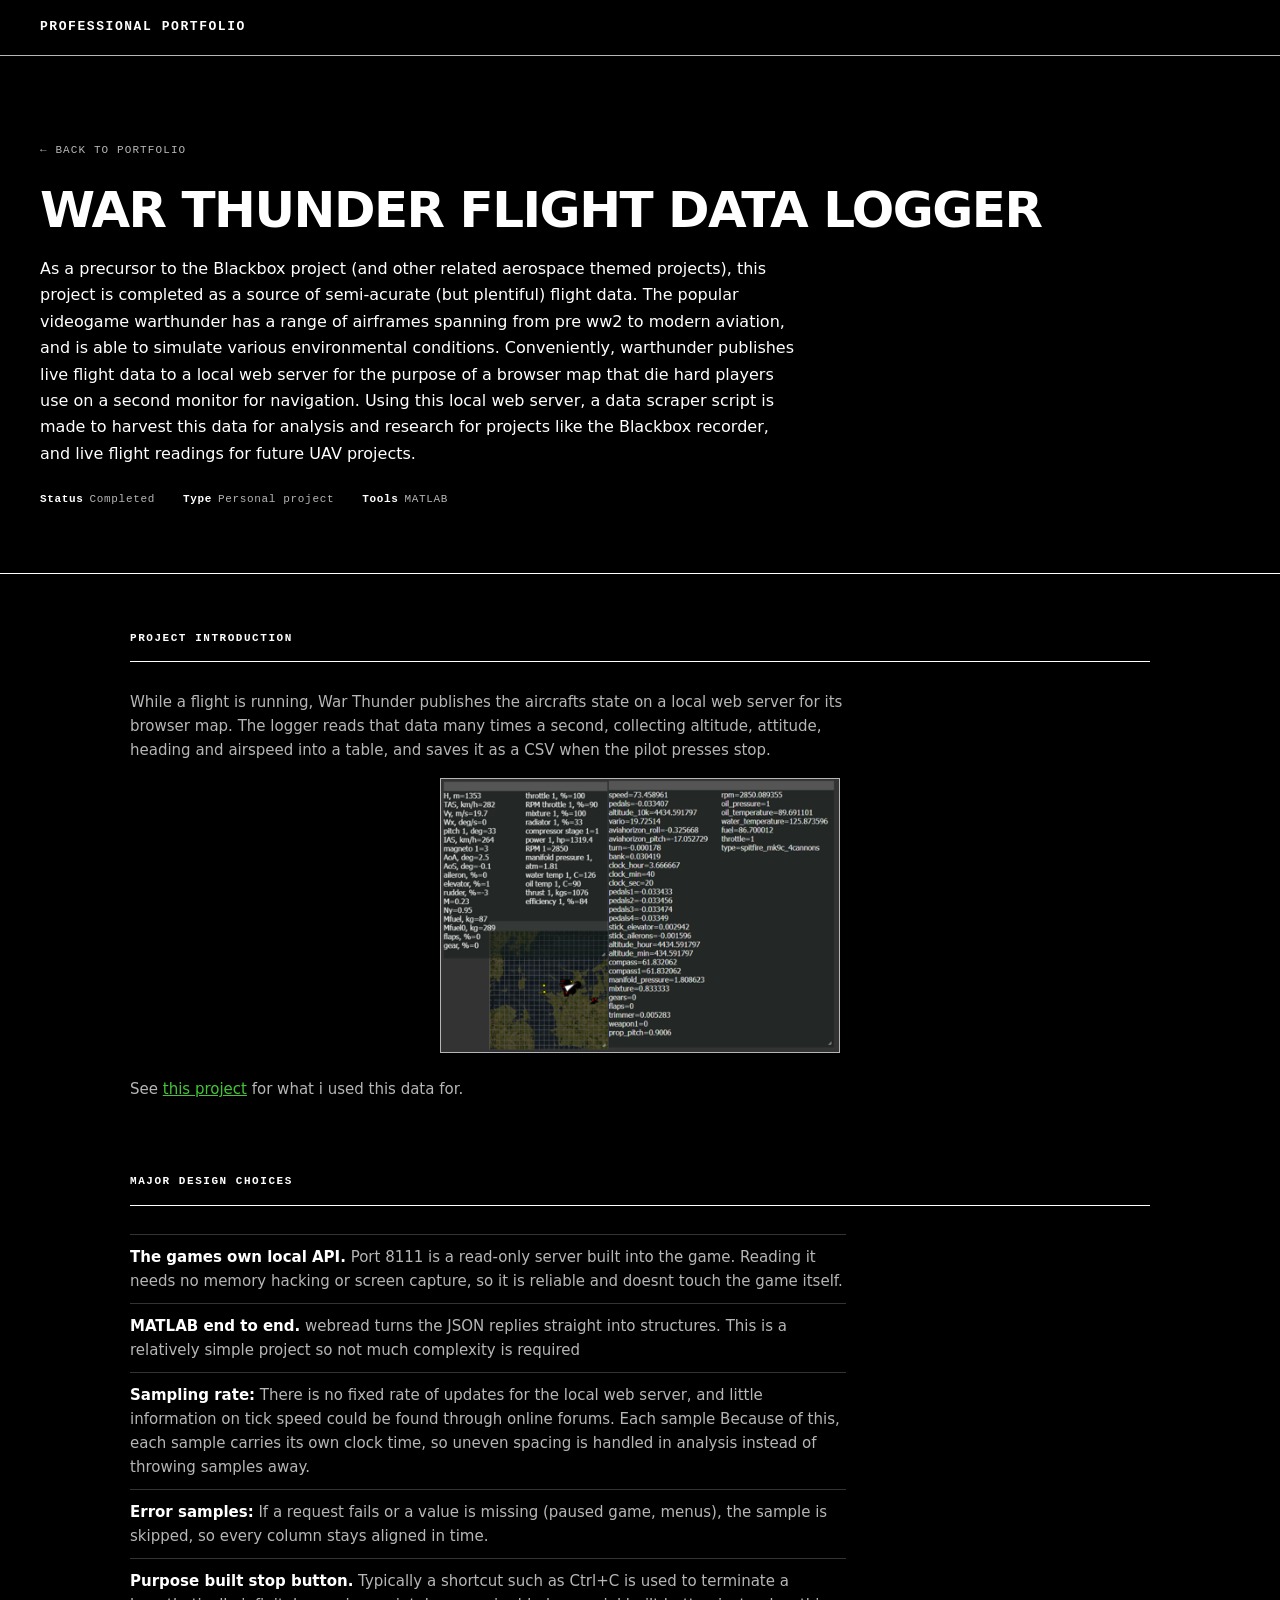
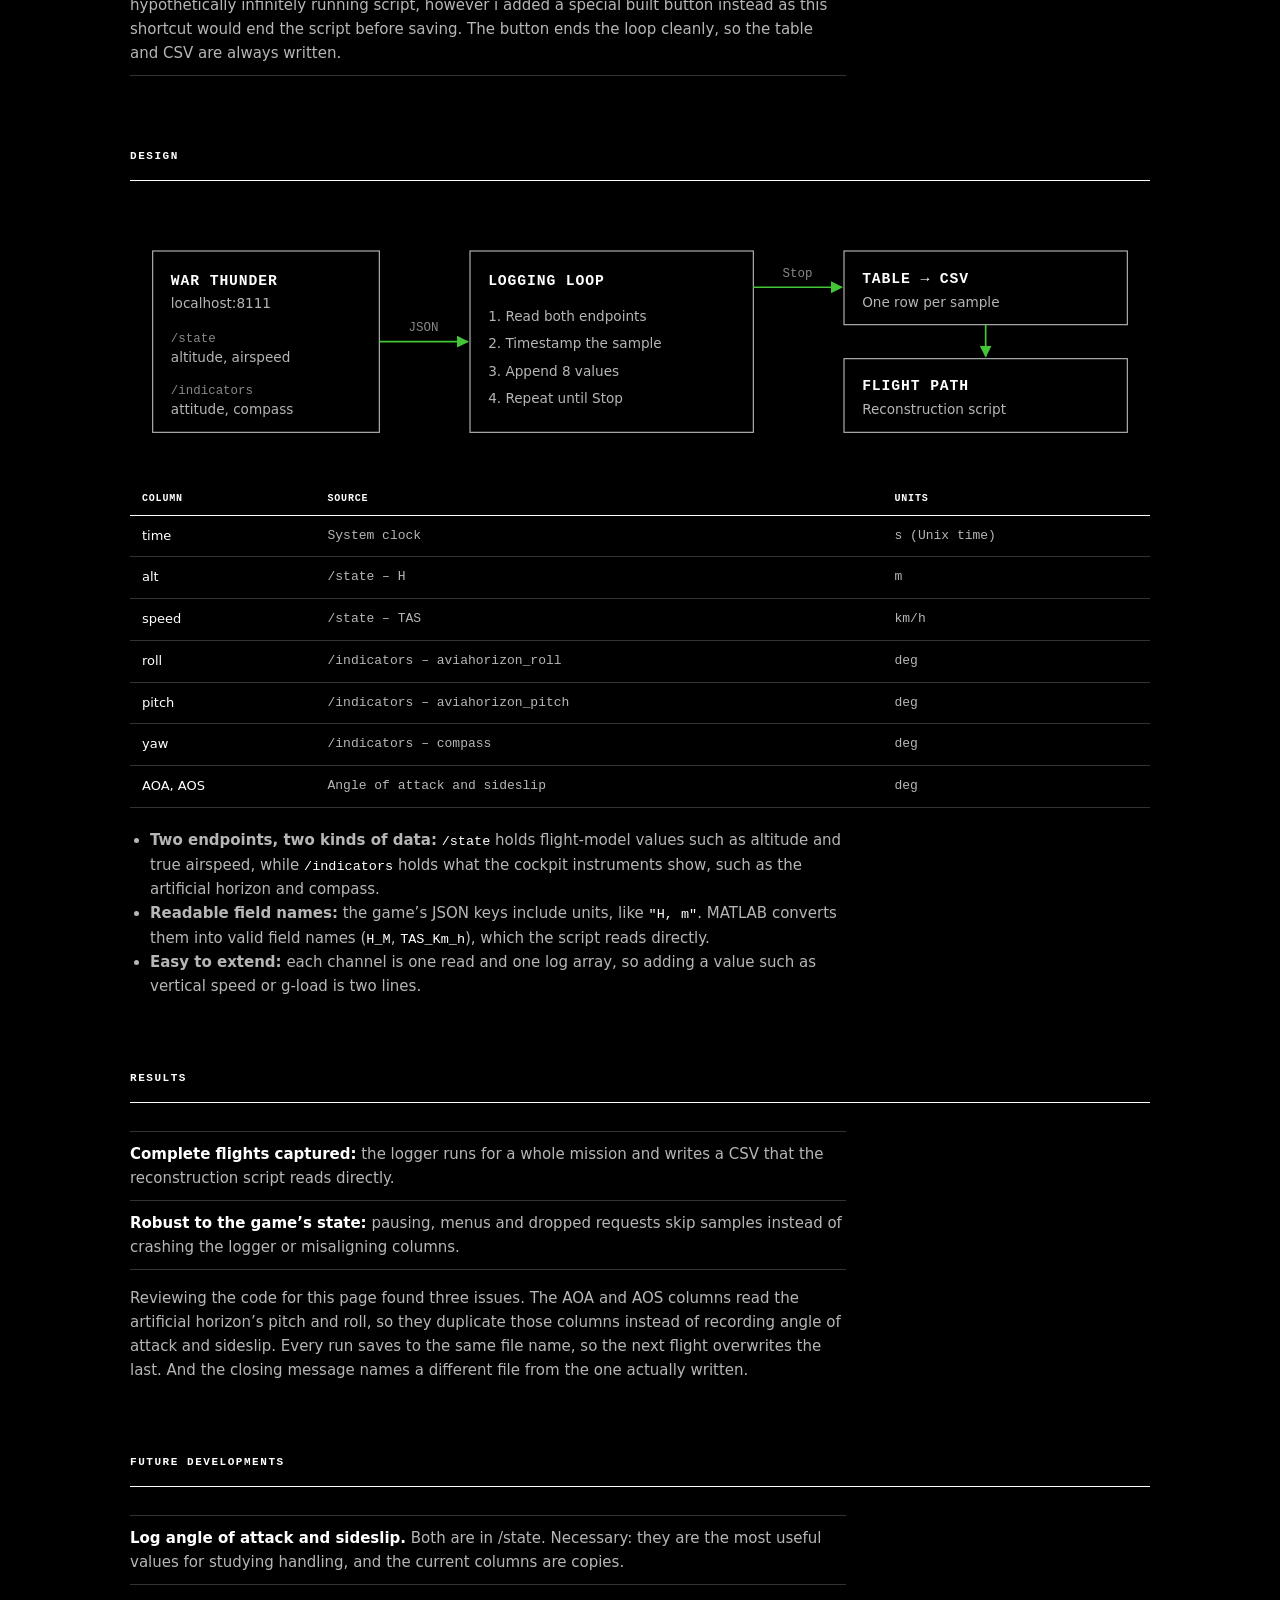
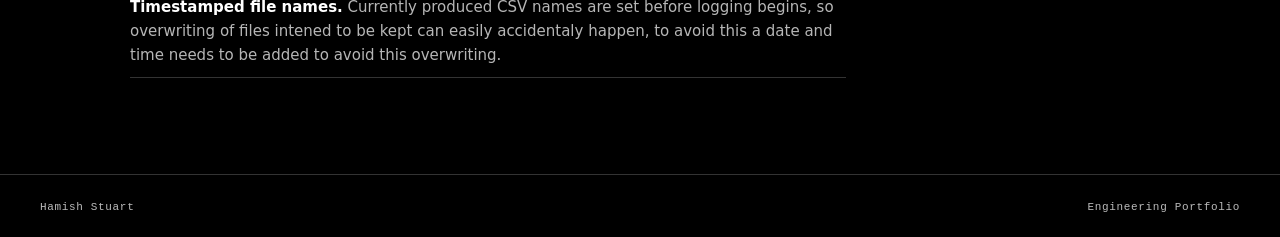
<file: warthunder-logger.html>
<!DOCTYPE html>
<html lang="en">
<head>
<meta charset="UTF-8"/>
<meta name="viewport" content="width=device-width, initial-scale=1.0"/>
<title>War Thunder Flight Data Logger — Hamish Stuart</title>
<link rel="stylesheet" href="styles.css"/>
</head>
<body>

<header>
  <a class="logo" href="index.html">Professional portfolio</a>
</header>

<div class="hero">
  <a class="back-link" href="index.html">&larr; Back to portfolio</a>

  <h1>WAR THUNDER FLIGHT DATA LOGGER</h1>

  <p class="hero-sub">As a precursor to the Blackbox project (and other related aerospace themed projects), this project is completed
    as a source of semi-acurate (but plentiful) flight data.  The popular videogame warthunder has a range of airframes spanning from pre ww2 to modern aviation, and is able to simulate various environmental conditions.
    Conveniently, warthunder publishes live flight data to a local web server for the purpose of a browser map that die hard players use on a second monitor for navigation.  Using this local web server,
    a data scraper script is made to harvest this data for analysis and research for projects like the Blackbox recorder, and live flight readings for future UAV projects.</p>

  <div class="project-meta">
    <span><strong>Status</strong>Completed</span>
    <span><strong>Type</strong>Personal project</span>
    <span><strong>Tools</strong>MATLAB</span>
  </div>
</div>

<main class="content">

  <section class="proj-section" id="introduction">
    <div class="section-header"><h2 class="section-title">Project introduction</h2></div>
    <div class="project-body">
      <p>While a flight is running, War Thunder publishes the aircrafts state on a local web server for its
        browser map. The logger reads that data many times a second, collecting altitude, attitude, heading and
        airspeed into a table, and saves it as a CSV when the pilot presses stop.</p>
<img class="img-center" src="wt_data1.png" width="400" alt="Top side of the 28 x 20 mm lighting controller PCB">


      <p>See <a href="flight-reconstruction.html">this project</a> for what i used this data for.</p>
    </div>
  </section>

  <section class="proj-section" id="design-choices">
    <div class="section-header"><h2 class="section-title">Major design choices</h2></div>
    <div class="project-body">
      <ul class="key-results">
        <li><strong>The games own local API.</strong> Port 8111 is a read-only server built into the game.
          Reading it needs no memory hacking or screen capture, so it is reliable and doesnt touch the game itself.</li>
        <li><strong>MATLAB end to end.</strong> webread turns the JSON replies straight into structures.  This is a relatively simple project so not much complexity is required</li>
        <li><strong>Sampling rate:</strong> There is no fixed rate of updates for the local web server, and little information on tick speed could be found through online forums. Each sample
          Because of this, each sample carries its own clock time, so uneven spacing is handled in analysis instead of throwing samples away.</li>
        <li><strong>Error samples:</strong> If a request fails or a value is missing (paused game,
          menus), the sample is skipped, so every column stays aligned in time.</li>
        <li><strong>Purpose built stop button.</strong> Typically a shortcut such as Ctrl+C is used to terminate a hypothetically infinitely running script, however i added a special built button instead as this shortcut would end the script before saving. The button
          ends the loop cleanly, so the table and CSV are always written.</li>
      </ul>
    </div>
  </section>

  <section class="proj-section" id="design">
    <div class="section-header"><h2 class="section-title">Design</h2></div>
    <div class="project-body">
      <div class="diagram-wrap">
        <svg class="diagram" viewBox="0 0 900 210" role="img"
             aria-label="Data flow: War Thunder serves state and indicators on localhost port 8111. The MATLAB logging loop reads both, timestamps and stores the values until Stop is pressed, then saves a table to CSV, which the flight path reconstruction script reads.">
          <defs>
            <marker id="dg-arrow" viewBox="0 0 10 10" refX="9" refY="5" markerWidth="7" markerHeight="7" orient="auto-start-reverse">
              <path class="dg-head" d="M0,0 L10,5 L0,10 Z"/>
            </marker>
          </defs>

          <rect class="dg-box" x="20" y="30" width="200" height="160"/>
          <text class="dg-title" x="36" y="60">WAR THUNDER</text>
          <text class="dg-sub"   x="36" y="80">localhost:8111</text>
          <text class="dg-label" x="36" y="110">/state</text>
          <text class="dg-sub"   x="36" y="128">altitude, airspeed</text>
          <text class="dg-label" x="36" y="156">/indicators</text>
          <text class="dg-sub"   x="36" y="174">attitude, compass</text>

          <rect class="dg-box" x="300" y="30" width="250" height="160"/>
          <text class="dg-title" x="316" y="60">LOGGING LOOP</text>
          <text class="dg-sub"   x="316" y="92">1. Read both endpoints</text>
          <text class="dg-sub"   x="316" y="116">2. Timestamp the sample</text>
          <text class="dg-sub"   x="316" y="140">3. Append 8 values</text>
          <text class="dg-sub"   x="316" y="164">4. Repeat until Stop</text>

          <rect class="dg-box" x="630" y="30" width="250" height="65"/>
          <text class="dg-title" x="646" y="58">TABLE &#8594; CSV</text>
          <text class="dg-sub"   x="646" y="79">One row per sample</text>

          <rect class="dg-box" x="630" y="125" width="250" height="65"/>
          <text class="dg-title" x="646" y="153">FLIGHT PATH</text>
          <text class="dg-sub"   x="646" y="174">Reconstruction script</text>

          <path class="dg-line" d="M220,110 H298" marker-end="url(#dg-arrow)"/>
          <text class="dg-label" x="259" y="101" text-anchor="middle">JSON</text>
          <path class="dg-line" d="M550,62 H628" marker-end="url(#dg-arrow)"/>
          <text class="dg-label" x="589" y="53" text-anchor="middle">Stop</text>
          <path class="dg-line" d="M755,95 V123" marker-end="url(#dg-arrow)"/>
        </svg>
      </div>

      <div class="table-wrap">
        <table class="data-table">
          <thead><tr><th>Column</th><th>Source</th><th>Units</th></tr></thead>
          <tbody>
            <tr><td>time</td><td>System clock</td><td>s (Unix time)</td></tr>
            <tr><td>alt</td><td>/state &ndash; H</td><td>m</td></tr>
            <tr><td>speed</td><td>/state &ndash; TAS</td><td>km/h</td></tr>
            <tr><td>roll</td><td>/indicators &ndash; aviahorizon_roll</td><td>deg</td></tr>
            <tr><td>pitch</td><td>/indicators &ndash; aviahorizon_pitch</td><td>deg</td></tr>
            <tr><td>yaw</td><td>/indicators &ndash; compass</td><td>deg</td></tr>
            <tr><td>AOA, AOS</td><td>Angle of attack and sideslip</td><td>deg</td></tr>
          </tbody>
        </table>
      </div>

      <ul>
        <li><strong>Two endpoints, two kinds of data:</strong> <code>/state</code> holds flight-model values such as
          altitude and true airspeed, while <code>/indicators</code> holds what the cockpit instruments show, such as
          the artificial horizon and compass.</li>
        <li><strong>Readable field names:</strong> the game&rsquo;s JSON keys include units, like <code>"H, m"</code>.
          MATLAB converts them into valid field names (<code>H_M</code>, <code>TAS_Km_h</code>), which the script reads directly.</li>
        <li><strong>Easy to extend:</strong> each channel is one read and one log array, so adding a value such as
          vertical speed or g-load is two lines.</li>
      </ul>
    </div>
  </section>

  <section class="proj-section" id="results">
    <div class="section-header"><h2 class="section-title">Results</h2></div>
    <div class="project-body">
      <ul class="key-results">
        <li><strong>Complete flights captured:</strong> the logger runs for a whole mission and writes a CSV that the
          reconstruction script reads directly.</li>
        <li><strong>Robust to the game&rsquo;s state:</strong> pausing, menus and dropped requests skip samples instead
          of crashing the logger or misaligning columns.</li>
      </ul>
      <p>Reviewing the code for this page found three issues. The AOA and AOS columns read the artificial horizon&rsquo;s
        pitch and roll, so they duplicate those columns instead of recording angle of attack and sideslip. Every run
        saves to the same file name, so the next flight overwrites the last. And the closing message names a different
        file from the one actually written.</p>
    </div>
  </section>

  <section class="proj-section" id="future-developments">
    <div class="section-header"><h2 class="section-title">Future developments</h2></div>
    <div class="project-body">
      <ul class="key-results">
        <li><strong>Log angle of attack and sideslip.</strong> Both are in /state. Necessary: they are
          the most useful values for studying handling, and the current columns are copies.</li>
        <li><strong>Timestamped file names.</strong> Currently produced CSV names are set before logging begins, so overwriting of files intened to be kept can easily accidentaly happen,
          to avoid this a date and time needs to be added to avoid this overwriting.</li>
      </ul>
    </div>
  </section>

</main>

<footer>
  <span>Hamish Stuart</span>
  <span>Engineering Portfolio</span>
</footer>

</body>
</html>
</file>
<file: styles.css>
/* =====================================================================
   COLOUR PALETTE — change colours here and they update everywhere
   (main.html and every project page that links this stylesheet)
   ===================================================================== */
:root {
  /* page */
  --bg:              #000;      /* page + header background            */
  --text:            #b6b6b6;   /* body text                            */
  --heading:         #fff;      /* headings, logo, hero text            */
  --accent:          #44c538;   /* highlight colour (hover, links)      */
  --muted:           #888;      /* small secondary text                 */
  --faint:           #bbb;      /* footer text                          */

  /* lines */
  --border:          #b6b6b6;   /* header line, card outlines, tags     */
  --divider:         #fff;      /* hero + section underlines            */
  --footer-border:   #333;      /* line above footer                    */

  /* cards */
  --card-bg:         #000;
  --card-label-bg:   rgba(0, 0, 0, 0.82);
  --card-label-text: #fff;
  --card-hover-tint: rgba(68, 197, 56, 0.06);
  --card-hover-glow: rgba(68, 197, 56, 0.25);
  --placeholder-bg:  #0a0a0a;
  --placeholder-line:#111;
  --placeholder-num: #222;

  /* status dots */
  --status-wip:      #f5844c;
  --status-future:   #444;

  /* scrollbar */
  --scroll-track:    #111;
  --scroll-thumb:    #444;

  /* robot arm demo (robotarm.html) */
  --ok:              #59ff4a;   /* "OK" status badges                   */
  --warn:            #f5844c;   /* warning badges + log warnings        */
  --log-text:        #59ff4a;   /* demo console text                    */
  --btn-reset:       orange;
  --btn-stop:        red;

  /* code block syntax colours */
  --code-keyword:    #e4ab56;
  --code-function:   #527cd6;
  --code-comment:    #49c2e7;
  --code-number:     #e66464;
  --code-string:     #c655d4;

  /* robot arm drawings (SVG) */
  --svg-grid:        #59ff4a;
  --arm-1:           red;
  --arm-2:           green;
  --arm-3:           blue;
  --arm-tool:        orange;
  --arm-cargo:       yellow;

  /* airfoil generator (naca-airfoil.html) */
  --plot-surface:    #fff;      /* airfoil outline                      */
  --plot-camber:     #888;      /* dashed mean camber line              */
  --plot-points:     #44c538;   /* point markers                        */
  --plot-grid:       #1c1c1c;   /* plot grid lines                      */
  --plot-chord:      #444;      /* chord line + tick labels             */
  --input-bg:        #000;      /* text and number boxes                */
  --error:           #f5844c;   /* input error messages                 */

  /* arduino game emulator (cowboy-duel.html) */
  --oled-on:         #e8f3ff;   /* lit OLED pixels                      */
  --oled-off:        #050505;   /* unlit OLED pixels                    */
  --oled-bezel:      #111;      /* frame around the screen              */
  --fire-btn:        #c8302c;   /* the fire button                      */
  --fire-btn-text:   #fff;

  /* flight replay (flight-reconstruction.html) */
  --recon-bg:        #000;      /* 3D view background                   */
  --recon-ground:    #0f3d0f;   /* ground grid                          */
  --recon-path:      #283675;   /* whole flight path                    */
  --recon-progress:  #3d8bff;   /* path flown so far                    */
  --recon-drop:      #094009;   /* height lines down to the ground      */
  --recon-model:     #c8c8c8;   /* aircraft model                       */
  --recon-trace:     #44c538;   /* plot lines                           */

  /* fonts */
  --font: 'Inter', system-ui, -apple-system, sans-serif;
  --mono: 'JetBrains Mono', 'Fira Code', monospace;
}

/* =====================================================================
   BASE
   ===================================================================== */
*, *::before, *::after { box-sizing: border-box; margin: 0; padding: 0; }
html { scroll-behavior: smooth; }
body {
  background: var(--bg); color: var(--text);
  font-family: var(--font); font-size: 15px; line-height: 1.6;
}
sup { line-height: 0; }
a:focus-visible, button:focus-visible { outline: 2px solid var(--accent); outline-offset: 3px; }

/* ── header ── */
header {
  border-bottom: 1.5px solid var(--border);
  padding: 0 40px; height: 56px;
  display: flex; align-items: center; justify-content: space-between;
  position: sticky; top: 0; z-index: 10; background: var(--bg);
}
.logo,
nav a {
  font-family: var(--mono); font-size: 13px; font-weight: 600;
  letter-spacing: .12em; text-transform: uppercase;
  color: var(--heading); text-decoration: none; transition: color .15s;
}
nav { display: flex; gap: 28px; }
.logo:hover, nav a:hover { color: var(--accent); }

/* ── hero ── */
.hero { padding: 80px 40px 64px; border-bottom: 1px solid var(--divider); }
.hero h1 {
  font-size: clamp(28px, 6vw, 50px);
  font-weight: 700; letter-spacing: -.03em; line-height: 1.05;
  color: var(--heading); margin-bottom: 20px;
}
.hero-sub { font-size: 16px; color: var(--heading); max-width: 75ch; line-height: 1.65; }

/* ── main content ── */
.content { max-width: 1100px; margin: 0 auto; padding: 0 40px 80px; }

/* ── section ── */
.proj-section { padding-top: 56px; }
.section-header {
  display: flex; align-items: center; justify-content: space-between; gap: 16px;
  margin-bottom: 28px; padding-bottom: 14px;
  border-bottom: 1px solid var(--divider);
}
.section-title {
  font-family: var(--mono); font-size: 11px; font-weight: 600;
  letter-spacing: .14em; text-transform: uppercase; color: var(--heading);
}

/* scroll arrows */
.scroll-btns { display: flex; gap: 8px; }
.scroll-btns button {
  width: 30px; height: 30px; cursor: pointer;
  background: none; border: 1px solid var(--border); color: var(--text);
  font-family: var(--mono); font-size: 14px; line-height: 1;
  transition: border-color .15s, color .15s;
}
.scroll-btns button:hover { border-color: var(--accent); color: var(--accent); }

/* ── horizontal card row ── */
.proj-row {
  --gap: 16px;
  --per-view: 3;                    /* cards visible at once */
  display: flex; gap: var(--gap);
  overflow-x: auto;
  scroll-snap-type: x mandatory;
  scroll-behavior: smooth;
  padding: 6px 0 14px;              /* room for hover lift + scrollbar */
  scrollbar-width: thin;
  scrollbar-color: var(--scroll-thumb) var(--scroll-track);
}
.proj-row::-webkit-scrollbar { height: 6px; }
.proj-row::-webkit-scrollbar-track { background: var(--scroll-track); }
.proj-row::-webkit-scrollbar-thumb { background: var(--scroll-thumb); }

/* ── project card ── */
.proj-card {
  flex: 0 0 calc((100% - (var(--per-view) - 1) * var(--gap)) / var(--per-view));
  scroll-snap-align: start;
  position: relative; overflow: hidden; display: block;
  aspect-ratio: 1 / 1;
  border: 1px solid var(--border); background: var(--card-bg);
  text-decoration: none;
  transition: transform .18s ease, box-shadow .18s ease;
}
.proj-card:hover { transform: translateY(-3px); box-shadow: 0 8px 24px var(--card-hover-glow); }
.proj-card:hover .card-overlay { opacity: 1; }
.proj-card:hover .card-label { background: var(--accent); color: var(--bg); }
.proj-card:hover .card-label-sub { color: var(--bg); }

.card-thumb {
  position: absolute; inset: 0;
  display: flex; align-items: center; justify-content: center;
}
.card-thumb svg { width: 100%; height: 100%; }

.card-thumb.placeholder { background: var(--placeholder-bg); }
.card-thumb.placeholder::before {
  content: ''; position: absolute; inset: 0;
  background-image: repeating-linear-gradient(
    45deg, var(--placeholder-line) 0 1px, transparent 1px 12px);
}
.placeholder-icon {
  position: relative; z-index: 1; user-select: none;
  font-family: var(--mono); font-size: 28px; color: var(--placeholder-num);
}

.card-overlay {
  position: absolute; inset: 0; pointer-events: none;
  background: var(--card-hover-tint); opacity: 0; transition: opacity .18s;
}

.card-label {
  position: absolute; bottom: 0; left: 0; right: 0;
  padding: 10px 14px;
  display: flex; justify-content: space-between; align-items: center; gap: 8px;
  background: var(--card-label-bg); backdrop-filter: blur(4px);
  font-size: 12px; font-weight: 600; letter-spacing: .04em; color: var(--card-label-text);
  transition: background .18s, color .18s;
}
.card-label-sub {
  font-family: var(--mono); font-size: 9px; font-weight: 400;
  letter-spacing: .08em; text-transform: uppercase; color: var(--muted);
  transition: color .18s;
}

.status-dot {
  width: 6px; height: 6px; border-radius: 50%;
  display: inline-block; margin-right: 6px;
}
.status-dot.wip    { background: var(--status-wip); box-shadow: 0 0 6px var(--status-wip); }
.status-dot.future { background: var(--status-future); }

/* robot arm SVG colours (pulled from the palette above) */
.svg-grid  { stroke: var(--svg-grid); }
.svg-title { fill: var(--svg-grid); }
.arm-1 { stroke: var(--arm-1); fill: var(--arm-1); }
.arm-2 { stroke: var(--arm-2); fill: var(--arm-2); }
.arm-3 { stroke: var(--arm-3); fill: var(--arm-3); }
.arm-tool  { stroke: var(--arm-tool); fill: var(--arm-tool); }
.arm-cargo { fill: var(--arm-cargo); }
svg text[class] { stroke: none; }   /* keeps coloured SVG labels crisp */

/* =====================================================================
   PROJECT PAGE (project.html)
   ===================================================================== */
.back-link {
  display: inline-block; margin-bottom: 24px;
  font-family: var(--mono); font-size: 11px; letter-spacing: .1em;
  text-transform: uppercase; color: var(--text); text-decoration: none;
}
.back-link:hover { color: var(--accent); }

.project-meta {
  display: flex; flex-wrap: wrap; gap: 8px 28px; margin-top: 24px;
  font-family: var(--mono); font-size: 11px; letter-spacing: .06em; color: var(--text);
}
.project-meta strong { color: var(--heading); font-weight: 600; margin-right: 6px; }

.project-body { display: flow-root; }   /* full width so images can reach the line's right end;
                                           flow-root keeps floated images inside their section */
.project-body p, .project-body ul { margin-bottom: 16px; }
.project-body > p, .project-body > ul { max-width: 75ch; }   /* keeps text lines readable */
.project-body ul { padding-left: 20px; }
.project-body a { color: var(--accent); }

.media-placeholder {
  position: relative; aspect-ratio: 16 / 9; margin: 8px 0 24px;
  border: 1px solid var(--border); background: var(--placeholder-bg);
  display: flex; align-items: center; justify-content: center;
  font-family: var(--mono); font-size: 12px; color: var(--muted);
}
.media-placeholder::before {
  content: ''; position: absolute; inset: 0;
  background-image: repeating-linear-gradient(
    45deg, var(--placeholder-line) 0 1px, transparent 1px 12px);
}
.media-placeholder span { position: relative; }
.project-body img { display: block; max-width: 100%; height: auto; border: 1px solid var(--border); margin: 8px 0 24px; }

/* Image that sits on the right with text wrapping around it.
   Set its size with the width attribute, e.g. <img class="img-right" src="..." width="250"> */
.project-body .img-right { float: right; margin: 0 0 16px 24px; }
.project-body .img-center { margin: 8px auto 24px; }   /* centred image, size set by its width attribute */

/* ── footer ── */
footer {
  border-top: 1px solid var(--footer-border); padding: 24px 40px;
  display: flex; justify-content: space-between; align-items: center;
  font-family: var(--mono); font-size: 11px; letter-spacing: .06em; color: var(--faint);
}

/* =====================================================================
   RESPONSIVE
   ===================================================================== */
@media (max-width: 700px) {
  header, .hero, .content, footer { padding-left: 20px; padding-right: 20px; }
  nav { gap: 14px; }
  .logo, nav a { font-size: 11px; }
  .proj-row { --per-view: 2; }
}
@media (max-width: 480px) {
  header { height: auto; padding-top: 12px; padding-bottom: 12px; flex-direction: column; gap: 8px; }
  .proj-row { --per-view: 1.2; }   /* shows a sliver of the next card as a scroll hint */
  .scroll-btns { display: none; }  /* swipe on phones */
}
@media (prefers-reduced-motion: reduce) {
  html, .proj-row { scroll-behavior: auto; }
  .proj-card { transition: none; }
}

/* =====================================================================
   PROJECT PAGE EXTRAS — figures, key results, download link
   ===================================================================== */
/* Figure (image + caption) right-aligned to the line's end.
   Set its size with the width attribute on the img inside it. */
.project-body figure { width: fit-content; max-width: 100%; margin: 8px 0 28px auto; }
.project-body figcaption { contain: inline-size; }   /* caption wraps to the image width */
.project-body figure img { margin: 0; background: #fff; }
.project-body figcaption {
  margin-top: 8px; font-size: 13px; color: var(--muted);
}
.fig-pair { display: grid; grid-template-columns: 1fr 1fr; gap: 16px; clear: both; }
.fig-pair figure { width: auto; margin-left: 0; }
@media (max-width: 700px) { .fig-pair { grid-template-columns: 1fr; } }
/* row of figures, right-aligned to the line; each image's width attribute sets its size */
.fig-row { display: flex; flex-wrap: wrap; justify-content: flex-end; gap: 16px; clear: both; margin-top: 8px; }
.fig-row figure { margin: 0; }
@media (max-width: 480px) {   /* phones: stop wrapping text, image sits on its own line */
  .project-body .img-right { float: none; margin: 0 0 16px auto; }
}

.key-results { list-style: none; padding: 0 !important; border-top: 1px solid var(--footer-border); display: flow-root; }  /* flow-root: sits beside a floated image instead of under it */
.key-results li {
  padding: 10px 0; border-bottom: 1px solid var(--footer-border);
}
.key-results strong { color: var(--heading); }

.download-link {
  display: inline-block; margin-top: 28px; padding: 8px 16px;
  border: 1px solid var(--border); color: var(--heading); text-decoration: none;
  font-family: var(--mono); font-size: 12px; letter-spacing: .06em;
  transition: border-color .15s, color .15s;
}
.download-link:hover { border-color: var(--accent); color: var(--accent); }

/* =====================================================================
   ROBOT ARM DEMO + TECHNICAL BLOCKS (robotarm.html)
   ===================================================================== */
.demo-shell { border: 1px solid var(--border); margin-top: 8px; }
.demo-body { display: grid; grid-template-columns: 250px 1fr; min-height: 480px; }
.ctrl-panel {
  border-right: 1px solid var(--border); padding: 16px;
  display: flex; flex-direction: column; gap: 18px;
}
.cp-label {
  font-family: var(--mono); font-size: 10px; font-weight: 600; margin-bottom: 8px;
  letter-spacing: .12em; text-transform: uppercase; color: var(--heading);
}
.joints { display: flex; flex-direction: column; gap: 10px; }
.joint-row { display: flex; flex-direction: column; gap: 5px; }
.jh { display: flex; justify-content: space-between; font-size: 12px; }
.jname { color: var(--heading); }
.jval, .plat-slider-mm { font-family: var(--mono); font-size: 11px; color: var(--text); }

.demo-shell input[type=range] {
  width: 100%; height: 4px; cursor: pointer;
  -webkit-appearance: none; appearance: none; background: var(--footer-border);
}
.demo-shell input[type=range]::-webkit-slider-thumb {
  -webkit-appearance: none; width: 14px; height: 14px; border-radius: 50%; background: var(--accent);
}
.demo-shell input[type=range]::-moz-range-thumb {
  width: 14px; height: 14px; border: none; border-radius: 50%; background: var(--accent);
}

.stat-grid { display: grid; grid-template-columns: repeat(3, 1fr); gap: 6px; }
.stat-box { border: 1px solid var(--footer-border); padding: 6px 8px; }
.stat-box .sl { font-family: var(--mono); font-size: 9px; text-transform: uppercase; letter-spacing: .06em; color: var(--muted); }
.stat-box .sv { font-family: var(--mono); font-size: 14px; font-weight: 600; color: var(--heading); }

.plat-list { display: flex; flex-direction: column; gap: 7px; }
.plat-slider-row { display: flex; align-items: center; gap: 8px; }
.plat-slider-row input { flex: 1; }
.plat-slider-label { font-family: var(--mono); font-size: 11px; font-weight: 600; min-width: 12px; }
.plat-slider-label.pA { color: var(--arm-1); }
.plat-slider-label.pB { color: var(--arm-2); }
.plat-slider-label.pC { color: var(--arm-3); }
.plat-slider-mm { min-width: 40px; text-align: right; }

.pp-row { display: flex; gap: 8px; align-items: center; margin-bottom: 6px; }
.pp-label { font-size: 11px; min-width: 32px; }
.demo-shell select {
  flex: 1; padding: 6px 8px; font: inherit; font-size: 12px; cursor: pointer;
  background: var(--bg); color: var(--heading); border: 1px solid var(--border);
}
.demo-shell select:focus { border-color: var(--accent); outline: none; }

.fw-row { display: flex; flex-direction: column; gap: 6px; }
.fw-item { display: flex; justify-content: space-between; font-size: 11px; }
.badge { font-family: var(--mono); font-size: 10px; }
.badge.ok { color: var(--ok); }
.badge.warn { color: var(--warn); }

.btn-row { display: flex; gap: 8px; }
.demo-shell button {
  flex: 1; width: 100%; padding: 8px 10px; cursor: pointer;
  font-family: var(--mono); font-size: 11px; letter-spacing: .08em;
  background: transparent; color: var(--heading); border: 1px solid var(--border);
  transition: border-color .15s, color .15s, opacity .15s;
}
.demo-shell button:disabled { opacity: .4; cursor: not-allowed; }
.demo-shell button.primary { margin-top: 4px; background: var(--accent); color: var(--bg); border-color: var(--accent); font-weight: 600; }
.demo-shell button.primary:hover:not(:disabled) { opacity: .85; }
.demo-shell button.home   { border-color: var(--btn-reset); color: var(--btn-reset); }
.demo-shell button.danger { border-color: var(--btn-stop);  color: var(--btn-stop); }

.right-pane { display: flex; flex-direction: column; min-width: 0; }
.viz-area { flex: 1; }
svg#arm { display: block; width: 100%; height: 100%; min-height: 300px; }
.log-area {
  height: 110px; overflow-y: auto; padding: 8px 14px;
  border-top: 1px solid var(--border);
  font-family: var(--mono); font-size: 11px; color: var(--log-text);
}
.log-area p { margin: 0; line-height: 1.8; white-space: pre; }
.log-area p.warn { color: var(--warn); }

@media (max-width: 700px) {
  .demo-body { grid-template-columns: 1fr; }
  .ctrl-panel { border-right: none; border-bottom: 1px solid var(--border); }
}

/* architecture cards */
.arch-grid { display: grid; grid-template-columns: repeat(auto-fit, minmax(240px, 1fr)); gap: 16px; margin-top: 8px; }
.arch-card { border: 1px solid var(--border); padding: 20px; }
.arch-card h3 {
  font-family: var(--mono); font-size: 11px; font-weight: 600; margin-bottom: 12px;
  letter-spacing: .1em; text-transform: uppercase; color: var(--heading);
}
.arch-card ul { list-style: none; display: flex; flex-direction: column; gap: 6px; }
.arch-card li { font-size: 13px; padding-left: 14px; position: relative; }
.arch-card li::before { content: '–'; position: absolute; left: 0; color: var(--accent); }

/* code blocks */
.code-block { border: 1px solid var(--border); padding: 16px 20px; overflow-x: auto; margin: 8px 0 24px; }
.code-block pre { font-family: var(--mono); font-size: 12px; line-height: 1.75; color: var(--heading); }
.kw  { color: var(--code-keyword); }
.fn  { color: var(--code-function); }
.cm  { color: var(--code-comment); }
.nu  { color: var(--code-number); }
.str { color: var(--code-string); }

/* data tables */
.table-wrap { overflow-x: auto; margin-bottom: 20px; }
.data-table { width: 100%; border-collapse: collapse; font-size: 13px; }
.data-table th {
  text-align: left; padding: 8px 12px; border-bottom: 1px solid var(--divider);
  font-family: var(--mono); font-size: 10px; font-weight: 600;
  letter-spacing: .08em; text-transform: uppercase; color: var(--heading);
}
.data-table td { padding: 10px 12px; border-bottom: 1px solid var(--footer-border); font-family: var(--mono); white-space: nowrap; }
.data-table td:first-child { font-family: var(--font); font-weight: 500; color: var(--heading); }

/* =====================================================================
   BLOCK DIAGRAMS (inline SVG on project pages)
   ===================================================================== */
.diagram-wrap { overflow-x: auto; margin: 8px 0 28px; }
.diagram { display: block; width: 100%; min-width: 680px; height: auto; }
.dg-box   { fill: none; stroke: var(--border); stroke-width: 1; }
.dg-group { fill: none; stroke: var(--footer-border); stroke-dasharray: 4 4; }
.dg-rule  { stroke: var(--footer-border); }
.dg-line  { fill: none; stroke: var(--accent); stroke-width: 1.5; }
.dg-head  { fill: var(--accent); }
.dg-title { fill: var(--heading); font-family: var(--mono); font-size: 13px; font-weight: 600; letter-spacing: .06em; }
.dg-sub   { fill: var(--text); font-family: var(--font); font-size: 12px; }
.dg-label { fill: var(--muted); font-family: var(--mono); font-size: 11px; }

/* =====================================================================
   AIRFOIL GENERATOR + EQUATIONS (naca-airfoil.html)
   ===================================================================== */
.gen .demo-body { min-height: 0; }
.field { display: flex; flex-direction: column; gap: 5px; margin-bottom: 12px; }
.field:last-child { margin-bottom: 0; }
.field label, .check { font-size: 12px; color: var(--heading); }
.field .hint { color: var(--muted); }
.field-row { display: flex; justify-content: space-between; align-items: baseline; }
.demo-shell input[type=text], .demo-shell input[type=number] {
  width: 100%; padding: 6px 8px;
  background: var(--input-bg); color: var(--heading); border: 1px solid var(--border);
  font-family: var(--mono); font-size: 13px;
}
.demo-shell input[type=text]:focus, .demo-shell input[type=number]:focus { border-color: var(--accent); outline: none; }
.demo-shell input.code-input { font-size: 22px; font-weight: 600; letter-spacing: .25em; padding: 6px 10px; }
.demo-shell input[aria-invalid=true] { border-color: var(--error); }
.preset-row { display: grid; grid-template-columns: repeat(4, 1fr); gap: 6px; }
.demo-shell .preset-row button { padding: 6px 0; }
.check { display: flex; align-items: center; gap: 8px; margin-top: 6px; cursor: pointer; }
.check input { accent-color: var(--accent); }
.export-btns { display: flex; flex-direction: column; gap: 8px; }
.gen-error { min-height: 1.2em; font-size: 12px; color: var(--error); }

.plot-area { flex: 1; display: flex; align-items: center; padding: 16px 16px 4px; }
.plot-area svg { display: block; width: 100%; height: auto; }
.af-surface { fill: none; stroke: var(--plot-surface); stroke-width: 1.5px; stroke-linejoin: round; }
.af-camber  { fill: none; stroke: var(--plot-camber); stroke-width: 1px; stroke-dasharray: 5 4; }
.af-point   { fill: var(--plot-points); }
.af-grid    { stroke: var(--plot-grid); stroke-width: 1px; }
.af-chord   { stroke: var(--plot-chord); stroke-width: 1px; }
.af-tick    { fill: var(--plot-chord); font-family: var(--mono); }
.plot-legend {
  display: flex; flex-wrap: wrap; gap: 6px 18px; padding: 0 16px 12px;
  font-family: var(--mono); font-size: 10px; color: var(--muted);
}
.plot-legend i { display: inline-block; width: 16px; height: 0; margin-right: 6px; vertical-align: middle; border-top: 1.5px solid var(--plot-surface); }
.plot-legend i.dash { border-top: 1px dashed var(--plot-camber); }
.plot-legend i.dot { width: 6px; height: 6px; border: none; border-radius: 50%; background: var(--plot-points); }
.readouts { border-top: 1px solid var(--border); padding: 12px 16px 16px; }

/* equations */
.eq-block { border: 1px solid var(--border); margin: 8px 0 24px; }
.eq-row {
  display: grid; grid-template-columns: 170px minmax(0, 1fr); gap: 16px; align-items: center;
  padding: 12px 20px; border-bottom: 1px solid var(--footer-border);
}
.eq-row:last-child { border-bottom: none; }
.eq-name { font-family: var(--mono); font-size: 11px; color: var(--heading); }
.eq-math { overflow-x: auto; overflow-y: hidden; color: var(--heading); }
.eq-math .katex-display { margin: 4px 0; text-align: left; }
.eq-math .katex-display > .katex { text-align: left; }

@media (max-width: 700px) {
  .gen .right-pane { order: -1; border-bottom: 1px solid var(--border); }
  .gen .ctrl-panel { border-bottom: none; }
  .eq-row { grid-template-columns: 1fr; gap: 4px; padding: 12px 14px; }
  .eq-math .katex { font-size: 1em; }
}

/* =====================================================================
   ARDUINO GAME EMULATOR (cowboy-duel.html)
   ===================================================================== */
.emu { border: 1px solid var(--border); margin-top: 8px; }
.emu-screen { background: var(--oled-bezel); padding: 28px 24px; border-bottom: 1px solid var(--border); }
.emu-screen canvas {
  display: block; width: 100%; max-width: 640px; height: auto; margin: 0 auto;
  aspect-ratio: 4 / 1; cursor: pointer; touch-action: manipulation;
}
.emu-controls {
  display: flex; flex-wrap: wrap; align-items: center; justify-content: space-between; gap: 16px;
  padding: 16px 20px;
}
.fire-btn {
  width: 76px; height: 76px; border-radius: 50%; cursor: pointer; flex: none;
  background: var(--fire-btn); color: var(--fire-btn-text); border: 3px solid var(--border);
  font-family: var(--mono); font-size: 12px; font-weight: 600; letter-spacing: .1em;
  box-shadow: 0 4px 0 var(--footer-border); transition: transform .05s, box-shadow .05s;
  -webkit-user-select: none; user-select: none; touch-action: manipulation;
}
.fire-btn.down { transform: translateY(3px); box-shadow: 0 1px 0 var(--footer-border); }
.emu-hint { font-size: 12px; color: var(--muted); }
.emu-hint kbd {
  font-family: var(--mono); font-size: 11px; color: var(--heading);
  border: 1px solid var(--border); padding: 1px 6px;
}
.emu-readouts { display: flex; gap: 8px; }
.emu-readouts .stat-box { min-width: 110px; }
.emu .check { margin-top: 0; }

.wiring td:first-child { white-space: nowrap; }

@media (max-width: 700px) {
  .emu-screen { padding: 16px 12px; }
  .emu-controls { padding: 14px; }
}

.oled-px { fill: var(--oled-on); }

/* inline code in project text */
.project-body code { font-family: var(--mono); font-size: .9em; color: var(--heading); }

/* =====================================================================
   FLIGHT REPLAY (flight-reconstruction.html)
   ===================================================================== */
.replay { border: 1px solid var(--border); margin-top: 8px; }
.replay-views { display: grid; grid-template-columns: 2fr 1fr; height: 420px; }
.replay-view { position: relative; min-width: 0; background: var(--recon-bg); }
.replay-view + .replay-view { border-left: 1px solid var(--border); }
.replay-view canvas { display: block; width: 100%; height: 100%; }
.view-label {
  position: absolute; top: 10px; left: 12px; pointer-events: none;
  font-family: var(--mono); font-size: 10px; letter-spacing: .08em; text-transform: uppercase; color: var(--muted);
}
.hud {
  position: absolute; left: 12px; bottom: 10px; pointer-events: none;
  display: grid; grid-template-columns: auto auto; gap: 2px 12px;
  font-family: var(--mono); font-size: 11px; color: var(--muted);
}
.hud b { color: var(--heading); font-weight: 600; text-align: right; }
.replay-controls {
  display: flex; flex-wrap: wrap; align-items: center; gap: 12px 16px;
  padding: 12px 16px; border-top: 1px solid var(--border); border-bottom: 1px solid var(--border);
}
.replay-controls button, .replay-controls select {
  padding: 6px 12px; cursor: pointer; background: transparent; color: var(--heading);
  border: 1px solid var(--border); font-family: var(--mono); font-size: 11px; letter-spacing: .06em;
}
.replay-controls button:hover, .replay-controls select:focus { border-color: var(--accent); color: var(--accent); outline: none; }
.replay-controls select { background: var(--bg); }
.replay-time { font-family: var(--mono); font-size: 12px; color: var(--heading); }
.replay-hint { margin-left: auto; font-size: 12px; color: var(--muted); }
.replay-plots { display: block; width: 100%; height: 430px; cursor: crosshair; touch-action: pan-y; }

@media (max-width: 700px) {
  .replay-views { grid-template-columns: 1fr; height: auto; }
  .replay-view { height: 280px; }
  .replay-view + .replay-view { border-left: none; border-top: 1px solid var(--border); height: 220px; }
  .replay-hint { margin-left: 0; }
  .replay-plots { height: 400px; }
}
</file>
